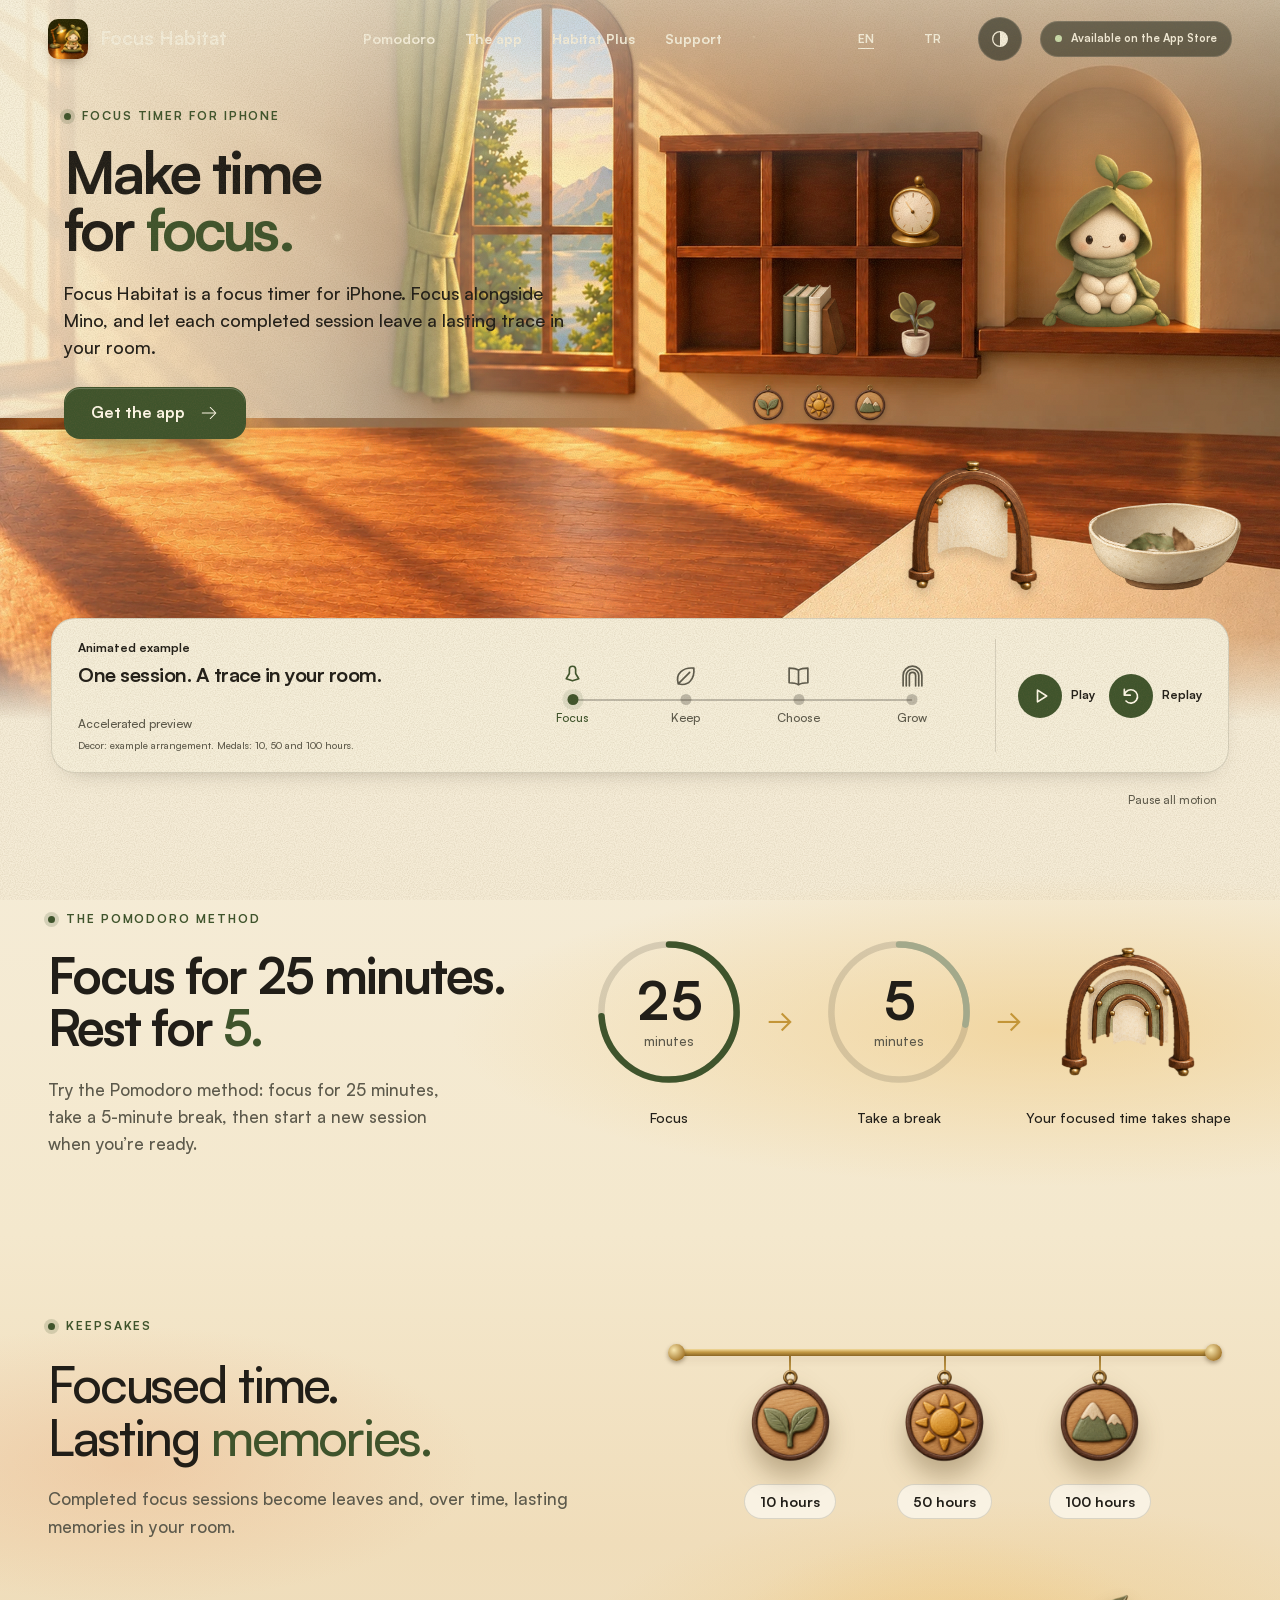
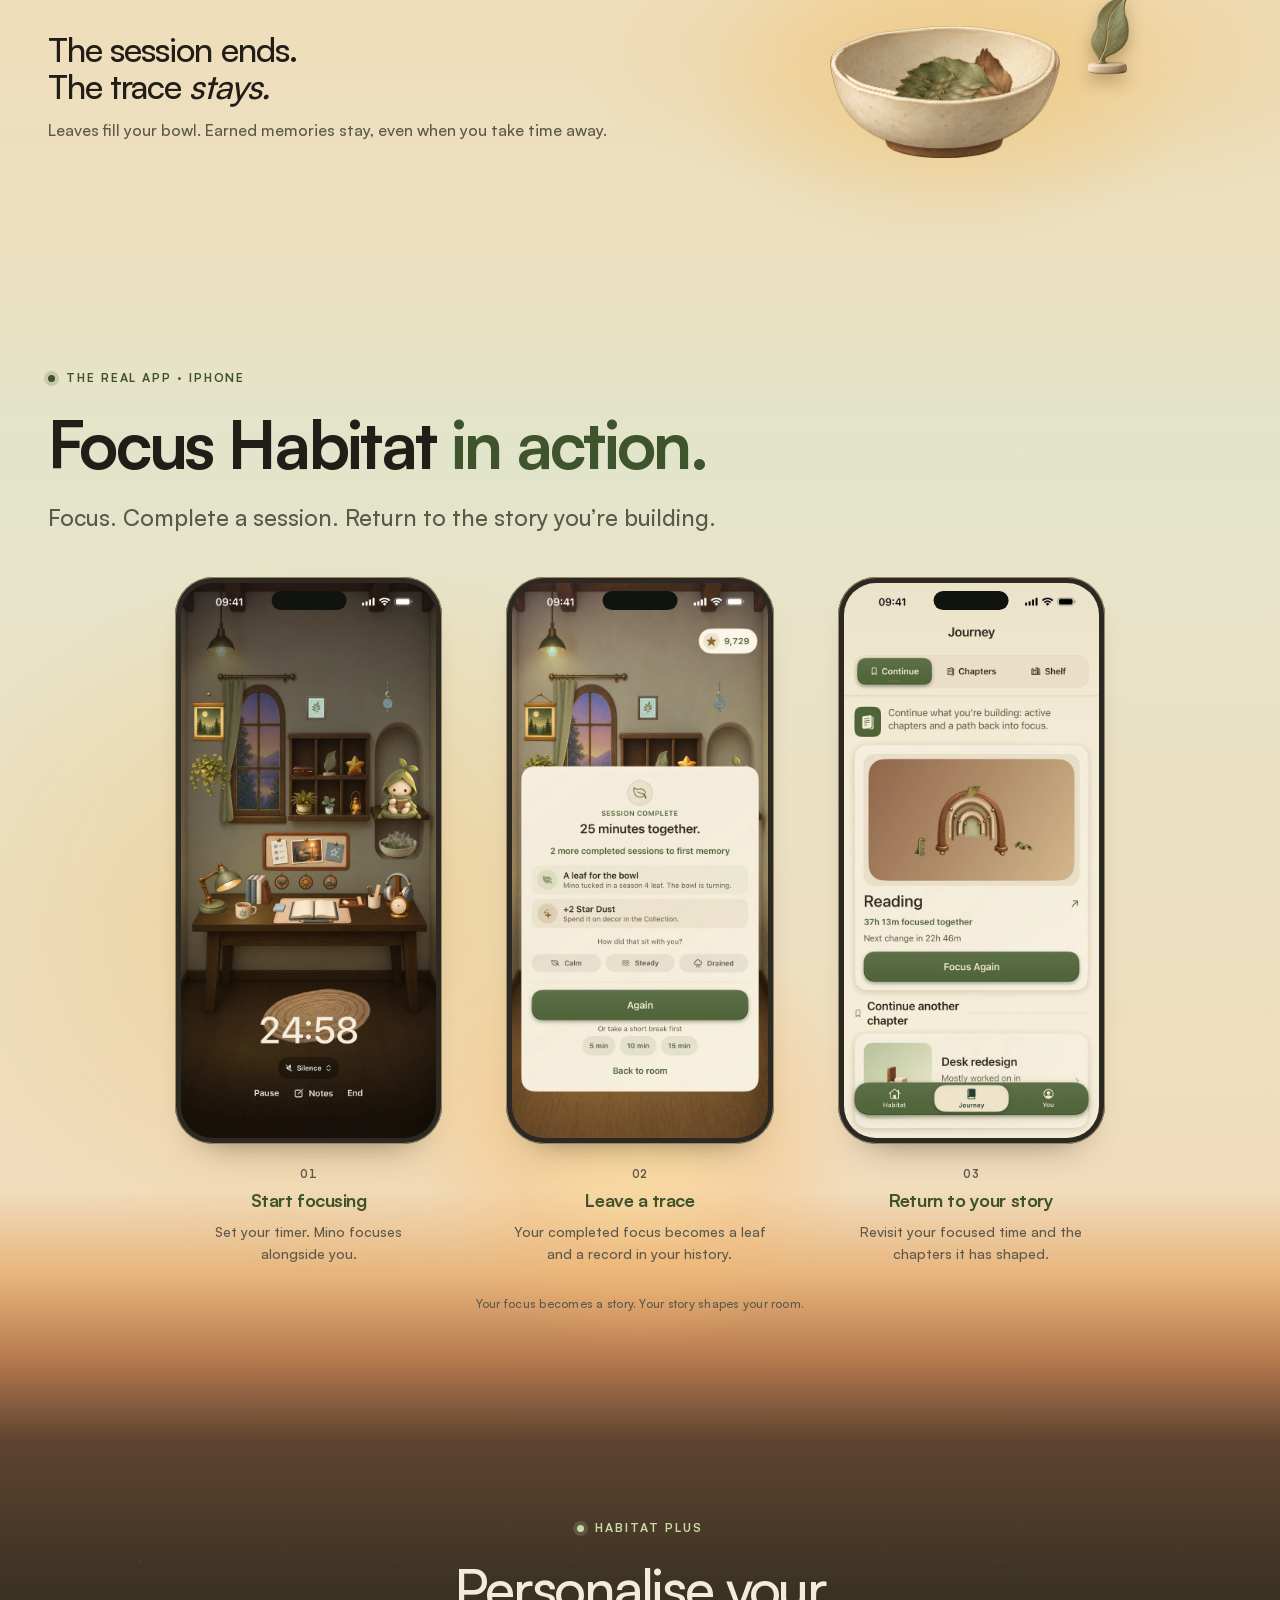
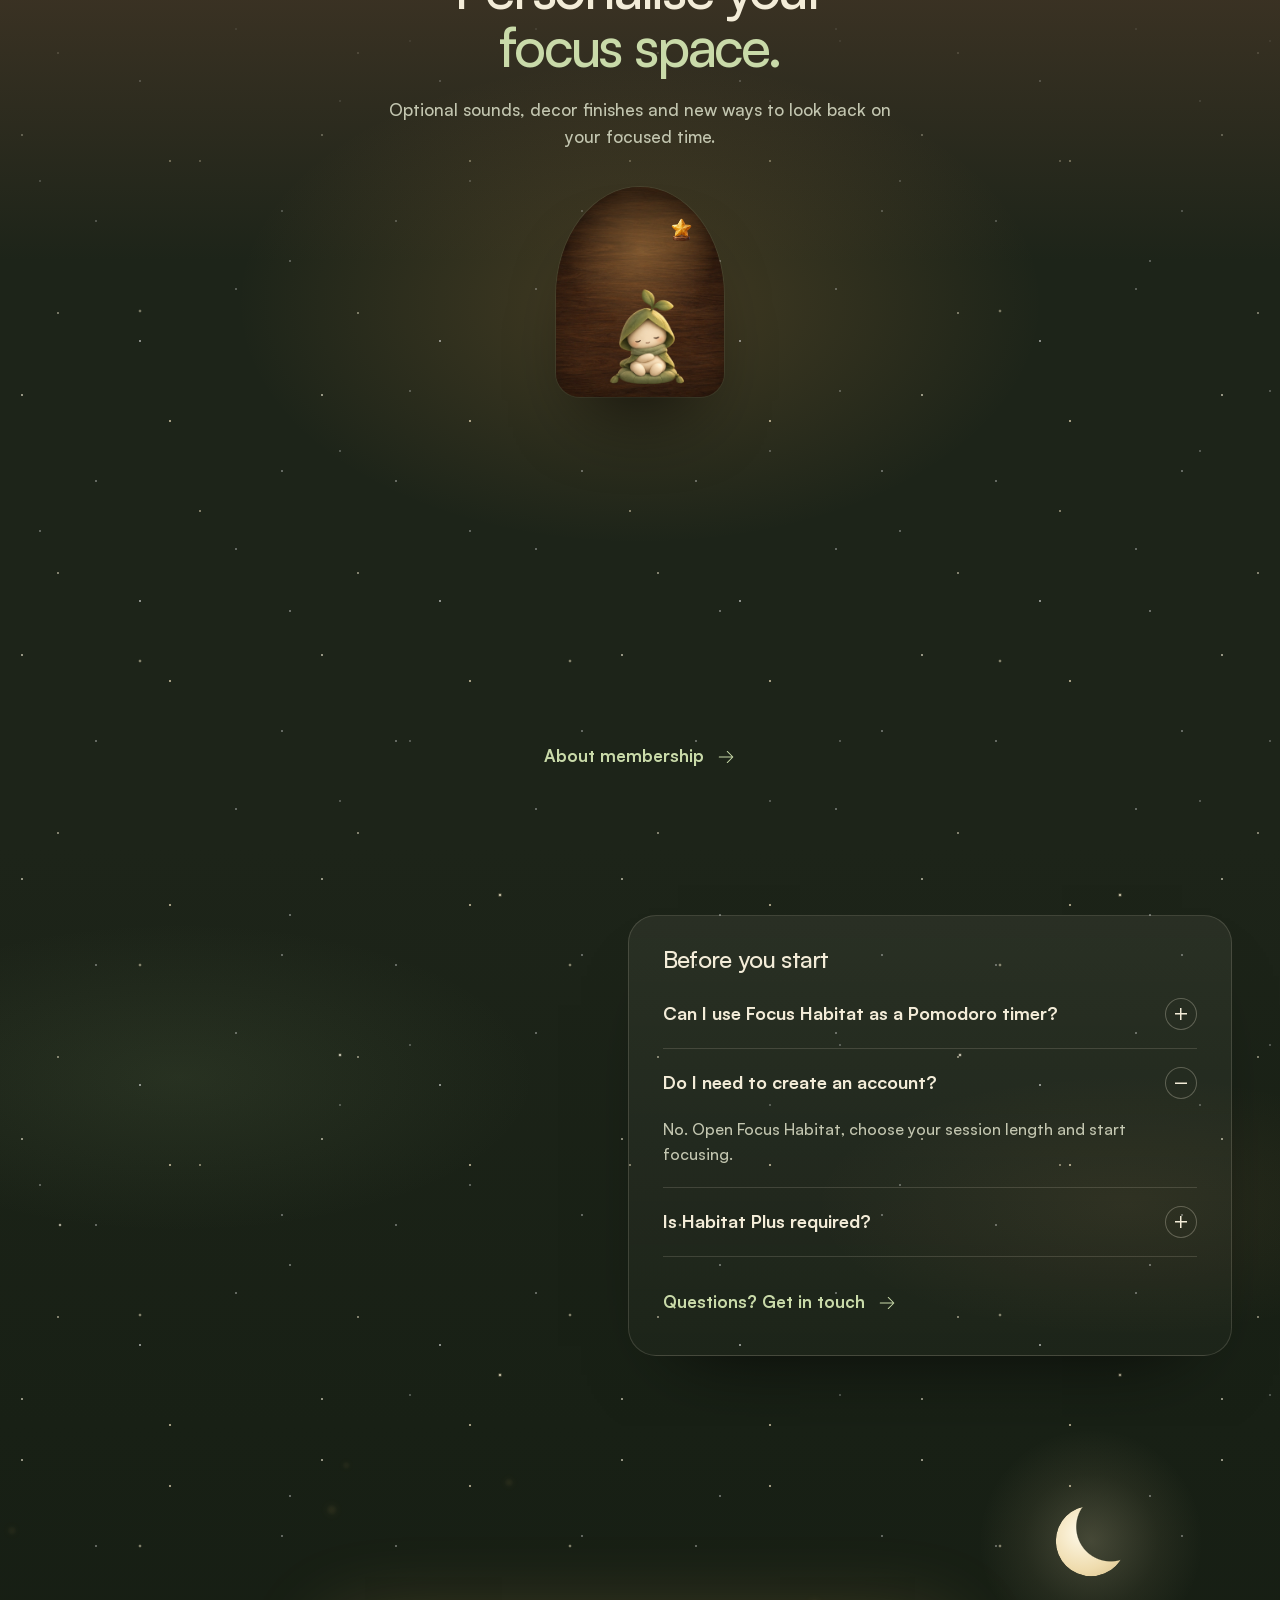
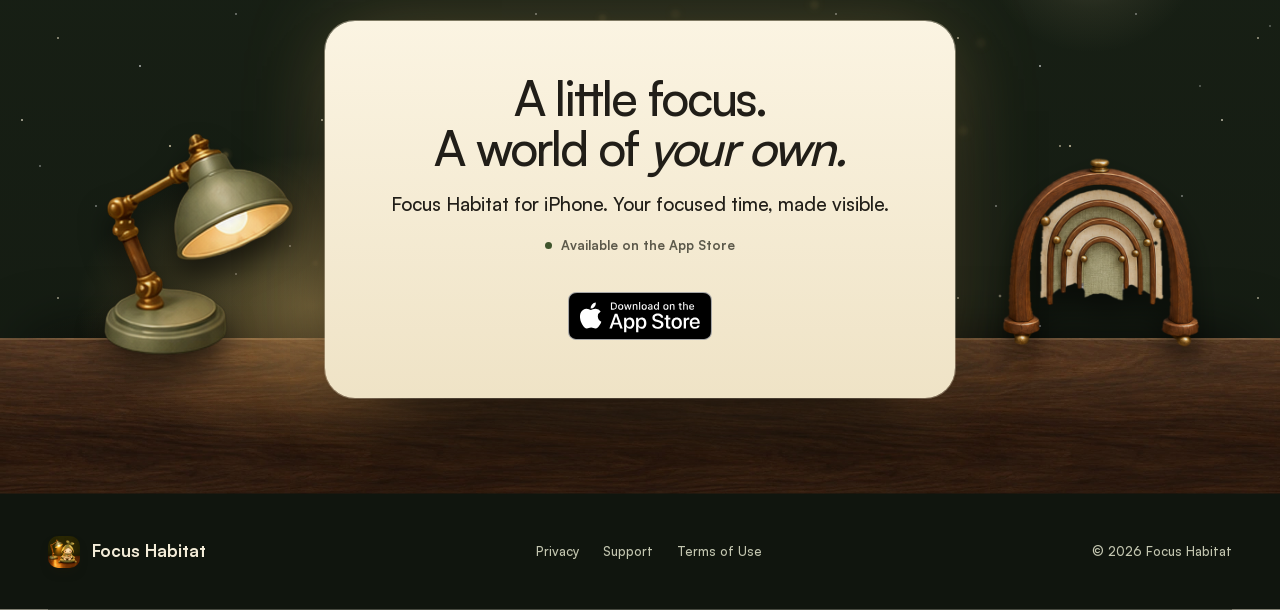
<file: index.html>
<!doctype html>
<html lang="en">
<head>
  <meta charset="utf-8">
  <meta name="viewport" content="width=device-width, initial-scale=1">
  <meta name="color-scheme" content="light dark">
  <meta name="apple-itunes-app" content="app-id=6820682982">
  <script>(()=>{const r=document.documentElement;let t;try{const q=new URLSearchParams(location.search).get('qa-theme');if(q==='light'||q==='dark')t=q;}catch{}if(!t){try{const s=localStorage.getItem('focus-habitat-theme');if(s==='light'||s==='dark')t=s;}catch{}}if(!t)t=window.matchMedia('(prefers-color-scheme: dark)').matches?'dark':'light';r.setAttribute('data-theme',t);})();</script>
  <script>document.documentElement.classList.add('js');if(!matchMedia('(prefers-reduced-motion: reduce)').matches)document.documentElement.classList.add('motion-ok');</script>
  <meta name="theme-color" content="#f3e9d2" media="(prefers-color-scheme: light)">
  <meta name="theme-color" content="#1b2017" media="(prefers-color-scheme: dark)">
  <title>Focus Habitat — Pomodoro &amp; Focus Timer for iPhone</title>
  <meta name="description" content="Focus Habitat is a focus timer for iPhone. Use the Pomodoro method, focus with Mino, and build a room that remembers your focused time.">
  <meta property="og:title" content="Focus Habitat | Make time for focus.">
  <meta property="og:description" content="Focus with Mino. Keep your focus history. Watch your room become a record of your time.">
  <meta property="og:image" content="https://focushabitat.app/assets/og-v4-desk.jpg">
  <link rel="icon" href="assets/favicon.png" sizes="64x64">
  <link rel="apple-touch-icon" href="assets/apple-touch-icon.png">
  <link rel="preload" href="assets/fonts/satoshi-500.woff2" as="font" type="font/woff2" crossorigin>
  <link rel="preload" href="assets/fonts/satoshi-700.woff2" as="font" type="font/woff2" crossorigin>
  <link rel="preload" href="assets/art/workshop-v4-desk-desktop.webp" as="image" media="(min-width: 761px)">
  <link rel="preload" href="assets/art/workshop-v4-compact-mobile.webp" as="image" media="(max-width: 760px)">
  <link rel="canonical" href="https://focushabitat.app/"><link rel="alternate" hreflang="en" href="https://focushabitat.app/"><link rel="alternate" hreflang="tr" href="https://focushabitat.app/tr/"><link rel="alternate" hreflang="x-default" href="https://focushabitat.app/">
  <link rel="stylesheet" href="style.css?v=mobile-story-1"><link rel="stylesheet" href="responsive.css?v=app-store-launch-1">
  <script type="module" src="script.js"></script>
</head>
<body class="home">
<a class="skip-link" href="#main">Skip to content</a>
<div class="scroll-progress" aria-hidden="true"><span></span></div>
<header class="site-header">
  <a class="brand" href="./" aria-label="Focus Habitat home"><img src="assets/icon-96.png" width="40" height="40" alt=""><span>Focus Habitat</span></a>
  <button class="menu-toggle" aria-expanded="false" aria-controls="site-nav" aria-label="Open menu" hidden><svg aria-hidden="true"><use href="assets/icons/sprite.svg#list"></use></svg></button>
  <nav id="site-nav" aria-label="Main navigation"><a href="#your-story">Pomodoro</a><a href="#iphone">The app</a><a href="#plus">Habitat Plus</a><a href="support">Support</a></nav>
  <nav class="language-switch" aria-label="Language"><a href="./" lang="en" aria-current="page">EN</a><a href="./tr/" lang="tr">TR</a></nav>
  <button class="theme-toggle" id="theme-toggle" type="button" hidden aria-pressed="false" aria-label="Switch to dark theme"><svg viewBox="0 0 24 24" aria-hidden="true"><circle cx="12" cy="12" r="8"/><path d="M12 4a8 8 0 0 1 0 16Z"/></svg></button>
  <span class="availability"><span class="live-dot" aria-hidden="true"></span>Available on the App Store</span>
</header>
<main id="main">
  <section class="opening" aria-labelledby="hero-title" data-ambient>
    <div class="workshop" id="room">
      <div class="scene-viewport"><div class="stage">
        <picture class="workshop-background"><source media="(max-width: 760px)" srcset="assets/art/workshop-v4-compact-mobile.webp"><img src="assets/art/workshop-v4-desk-desktop.webp" width="1920" height="1080" alt="" fetchpriority="high"></picture>
        <div class="sunlight" aria-hidden="true"><span class="rays rays-a"></span><span class="rays rays-b"></span><span class="window-glow"></span></div>
        <canvas class="motes hero-motes" aria-hidden="true"></canvas>
        <div class="world-layer" aria-hidden="true">
          <img id="room-mino" class="scene-object room-mino" src="assets/art/mino-idle.webp" width="512" height="512" alt="">
          <img id="placed-lamp" class="scene-object placed-lamp" src="assets/art/lamp.webp" width="512" height="512" alt="">
          <img class="scene-object desk-cup" src="assets/art/desk-cup.webp" width="512" height="512" alt="">
          <img class="scene-object desk-mat" src="assets/art/desk-mat.webp" width="512" height="512" alt="">
          <img class="scene-object desk-notes" src="assets/art/desk-notes.webp" width="512" height="512" alt="">
          <img class="scene-object desk-headphones" src="assets/art/desk-headphones.webp" width="512" height="512" alt="">
          <img class="scene-object desk-pencil" src="assets/art/desk-pencil.webp" width="512" height="512" alt="">
          <img class="scene-object desk-pencil-cup" src="assets/art/desk-pencil-cup.webp" width="512" height="512" alt="">
          <img class="scene-object desk-tray" src="assets/art/desk-tray.webp" width="512" height="512" alt="">
          <img id="placed-fern" class="scene-object placed-fern earned-object" src="assets/art/fern.webp" width="512" height="512" alt="" hidden>
          <img id="room-box" class="scene-object room-box earned-object" src="assets/art/memory-box.webp" width="512" height="512" alt="" hidden>
          <img id="room-ceramic" class="scene-object room-ceramic earned-object" src="assets/art/keepsake-leaf.webp" width="512" height="512" alt="" hidden>
          <img id="room-medal" class="scene-object room-medal medal-preview" src="assets/art/medal-sprout.webp" width="512" height="512" alt="">
          <img id="room-medal-sun" class="scene-object room-medal medal-preview" src="assets/art/medal-sun.webp" width="512" height="512" alt="">
          <img id="room-medal-mountain" class="scene-object room-medal medal-preview" src="assets/art/medal-mountain.webp" width="512" height="512" alt="">
          <img class="scene-object shelf-books" src="assets/art/shelf-books.webp" width="512" height="512" alt="">
          <img class="scene-object shelf-stone" src="assets/art/shelf-stone.webp" width="512" height="512" alt="">
          <img class="scene-object shelf-clock" src="assets/art/desk-clock.webp" width="512" height="512" alt="">
          <div class="room-bowl bowl"><img class="bowl-back" src="assets/art/leaf-bowl-back.webp" width="512" height="512" alt=""><div class="bowl-leaves" data-bowl="room"></div><img class="bowl-front" src="assets/art/leaf-bowl-front.webp" width="512" height="512" alt=""></div>
        </div>
        <a class="chapter-peek" href="#your-story"><img id="hero-chapter" class="scene-chapter" src="assets/art/reading-1.webp" width="1024" height="1024" alt="Reading chapter, first shape"><span>See it grow <svg aria-hidden="true"><use href="assets/icons/sprite.svg#arrow-right"></use></svg></span></a>
        <div class="focus-veil" aria-hidden="true"></div>
        <div class="focus-clock" aria-hidden="true" hidden><span>Focus</span><strong data-focus-time>25:00</strong><small>Accelerated preview</small></div>
      </div></div>
      <div class="light-wash" aria-hidden="true"></div>
      <div class="hero-copy">
        <p class="eyebrow hero-eyebrow">Focus timer for iPhone</p>
        <h1 id="hero-title"><span class="line"><span>Make time</span></span> <span class="line"><span>for <em>focus.</em></span></span></h1>
        <p class="lede">Focus Habitat is a focus timer for iPhone. Focus alongside Mino, and let each completed session leave a lasting trace in your room.</p>
        <div class="hero-actions"><a class="button" href="https://apps.apple.com/app/id6820682982">Get the app <svg aria-hidden="true"><use href="assets/icons/sprite.svg#arrow-right"></use></svg></a></div>

      </div>
    </div>
    <div class="story-bar">
      <div class="hero-story" id="hero-story" data-step="focus" role="region" aria-label="Animated example">
        <div class="story-copy"><span class="story-label">Animated example</span><strong id="hero-story-caption">One session. A trace in your room.</strong><span class="story-note" data-story-status>Accelerated preview</span><span class="story-provenance">Decor: example arrangement. Medals: 10, 50 and 100 hours.</span></div>
        <div class="story-timeline"><span class="story-progress-track" aria-hidden="true"><span data-story-progress></span></span>
        <ol class="story-steps" aria-label="Example stages">
          <li data-story-step="focus" class="is-current"><svg viewBox="0 0 24 24" aria-hidden="true"><path d="M9 8a3 3 0 1 1 6 0v4l3 5-6 2-6-2 3-5Z"/></svg><span>Focus</span></li>
          <li data-story-step="keep"><svg viewBox="0 0 24 24" aria-hidden="true"><path d="M5 19C2 9 10 3 20 4c1 10-5 18-15 15Zm0 0L16 8"/></svg><span>Keep</span></li>
          <li data-story-step="choose"><svg viewBox="0 0 24 24" aria-hidden="true"><path d="M12 6c-3-2-6-2-9-2v14c3 0 6 0 9 2 3-2 6-2 9-2V4c-3 0-6 0-9 2Zm0 0v14"/></svg><span>Choose</span></li>
          <li data-story-step="grow"><svg viewBox="0 0 24 24" aria-hidden="true"><path d="M3 21V11a9 9 0 0 1 18 0v10M6 21V11a6 6 0 0 1 12 0v10M9 21V11a3 3 0 0 1 6 0v10"/></svg><span>Grow</span></li>
        </ol></div>
        <div class="story-controls">
          <button class="story-control" id="hero-story-toggle" type="button" aria-label="Play animated example" disabled><span class="control-disc"><svg viewBox="0 0 24 24" aria-hidden="true"><path class="pause-icon" d="M8 5v14M16 5v14"/><path class="play-icon" d="m9 5 11 7-11 7Z"/></svg></span><span data-story-toggle-label>Play</span></button>
          <button class="story-control" id="hero-story-replay" type="button" aria-label="Replay animated example" disabled><span class="control-disc"><svg viewBox="0 0 24 24" aria-hidden="true"><path d="M4 11a8 8 0 1 1 2 7M4 11V4m0 7h7"/></svg></span><span>Replay</span></button>
        </div>
        <span class="story-dust" aria-label="Example Star Dust"><span aria-hidden="true">✦</span> <strong id="hero-story-dust">4</strong></span>
        <noscript><span class="story-note">Static preview. Enable JavaScript to watch the example.</span></noscript>
      </div>
      <button class="motion-settings" id="motion-settings" hidden type="button" aria-pressed="false">Pause all motion</button>
    </div>
  </section>

  <section class="pomodoro-section section" id="your-story" aria-labelledby="growth-title" data-ambient>
    <div class="wrap pomodoro-layout">
      <div class="section-heading" data-reveal><p class="eyebrow">The Pomodoro method</p><h2 id="growth-title">Focus for 25 minutes.<br>Rest for <em>5.</em></h2><p>Try the Pomodoro method: focus for 25 minutes, take a 5-minute break, then start a new session when you’re ready.</p></div>
      <ol class="focus-rhythm" aria-label="A suggested Pomodoro rhythm" data-reveal data-stagger>
        <li><div class="rhythm-clock"><svg viewBox="0 0 120 120" aria-hidden="true"><circle class="clock-track" cx="60" cy="60" r="52"/><circle class="clock-arc focus-arc" cx="60" cy="60" r="52" pathLength="100"/></svg><strong>25</strong><span>minutes</span></div><h3>Focus</h3></li>
        <li><div class="rhythm-clock rest-clock"><svg viewBox="0 0 120 120" aria-hidden="true"><circle class="clock-track" cx="60" cy="60" r="52"/><circle class="clock-arc rest-arc" cx="60" cy="60" r="52" pathLength="100"/></svg><strong>5</strong><span>minutes</span></div><h3>Take a break</h3></li>
        <li class="rhythm-story"><img src="assets/art/reading-3.webp" width="1024" height="1024" alt="A small reading chapter made of walnut, paper and moss fabric" loading="lazy"><h3>Your focused time takes shape</h3></li>
      </ol>
    </div>
  </section>

  <section id="keepsakes" class="keepsakes section" aria-labelledby="keepsakes-title" data-ambient>
    <div class="wrap">
      <div class="keepsakes-top">
        <div class="section-heading" data-reveal><p class="eyebrow">Keepsakes</p><h2 id="keepsakes-title">Focused time.<br>Lasting <em>memories.</em></h2><p>Completed focus sessions become leaves and, over time, lasting memories in your room.</p></div>
        <div class="medal-wall">
          <span class="medal-rail" aria-hidden="true"></span>
          <div class="medal-row">
            <figure class="medal" style="--mask:url(assets/art/medal-sprout.webp);--sway:-.4s"><span class="medal-hang"><img src="assets/art/medal-sprout.webp" width="512" height="512" alt="Wooden sprout medal" loading="lazy"><span class="medal-shine" aria-hidden="true"></span></span><figcaption>10 hours</figcaption></figure>
            <figure class="medal" style="--mask:url(assets/art/medal-sun.webp);--sway:-2.1s"><span class="medal-hang"><img src="assets/art/medal-sun.webp" width="512" height="512" alt="Wooden sun medal" loading="lazy"><span class="medal-shine" aria-hidden="true"></span></span><figcaption>50 hours</figcaption></figure>
            <figure class="medal" style="--mask:url(assets/art/medal-mountain.webp);--sway:-3.6s"><span class="medal-hang"><img src="assets/art/medal-mountain.webp" width="512" height="512" alt="Wooden mountain medal" loading="lazy"><span class="medal-shine" aria-hidden="true"></span></span><figcaption>100 hours</figcaption></figure>
          </div>
        </div>
      </div>
      <div class="bowl-story">
        <div data-reveal><h3>The session ends.<br>The trace <em>stays.</em></h3><p>Leaves fill your bowl. Earned memories stay, even when you take time away.</p></div>
        <div class="bowl-display" data-reveal><span class="bowl-light" aria-hidden="true"></span><div class="bowl large-bowl" role="img" aria-label="Illustrative ceramic bowl with earned leaves" id="keepsake-bowl"><img class="bowl-back" src="assets/art/leaf-bowl-back.webp" width="512" height="512" alt="" loading="lazy"><div class="bowl-leaves" data-bowl="keepsakes"><img src="assets/art/leaf-sage.webp" width="376" height="305" alt="" style="--x:26%;--y:35%;--r:-40deg"><img src="assets/art/leaf-sage.webp" width="376" height="305" alt="" style="--x:33%;--y:39%;--r:-20deg"><img src="assets/art/leaf-sage.webp" width="376" height="305" alt="" style="--x:40%;--y:35%;--r:0deg"><img src="assets/art/leaf-sage.webp" width="376" height="305" alt="" style="--x:47%;--y:39%;--r:20deg"><img src="assets/art/leaf-sage.webp" width="376" height="305" alt="" style="--x:54%;--y:35%;--r:40deg"></div><img class="bowl-front" src="assets/art/leaf-bowl-front.webp" width="512" height="512" alt="" loading="lazy"></div><img id="ceramic-reward" class="ceramic-reward" src="assets/art/keepsake-leaf.webp" width="512" height="512" alt="A ceramic leaf, earned when the bowl is full" loading="lazy"></div>
      </div>
    </div>
  </section>

  <section id="iphone" class="iphone-section section" aria-labelledby="iphone-title" data-ambient>
    <div class="wrap">
      <div class="section-heading app-heading" data-reveal><p class="eyebrow">The real app · iPhone</p><h2 id="iphone-title">Focus Habitat <em>in action.</em></h2><p>Focus. Complete a session. Return to the story you’re building.</p></div>
      <div class="app-gallery" role="region" aria-label="Three steps, shown in the real app">
        <figure class="app-screen app-screen-1" data-reveal><figcaption><span class="app-step" aria-hidden="true">01</span><h3>Start focusing</h3><p>Set your timer. Mino focuses alongside you.</p></figcaption><div class="app-device"><img src="assets/shots/02-focus.webp" width="660" height="1434" alt="Actual Focus Habitat app during a 25-minute focus, with the furnished room and Mino" loading="lazy"><span class="device-island" aria-hidden="true"></span></div></figure>
        <figure class="app-screen app-screen-2" data-reveal><figcaption><span class="app-step" aria-hidden="true">02</span><h3>Leave a trace</h3><p>Your completed focus becomes a leaf and a record in your history.</p></figcaption><div class="app-device"><img src="assets/shots/03-completion.webp" width="660" height="1434" alt="Actual session complete screen: a leaf for the bowl and 2 Star Dust" loading="lazy"><span class="device-island" aria-hidden="true"></span></div></figure>
        <figure class="app-screen app-screen-3" data-reveal><figcaption><span class="app-step" aria-hidden="true">03</span><h3>Return to your story</h3><p>Revisit your focused time and the chapters it has shaped.</p></figcaption><div class="app-device"><img src="assets/shots/04-journey.webp" width="660" height="1434" alt="Actual Journey screen showing the Reading chapter and its focused time" loading="lazy"><span class="device-island" aria-hidden="true"></span></div></figure>
      </div>
      <p class="gallery-note">Your focus becomes a story. Your story shapes your room.</p>
    </div>
  </section>

  <section class="plus-section section is-night" id="plus" aria-labelledby="plus-title" data-ambient>
    <div class="sky" aria-hidden="true"><span class="stars stars-a"></span><span class="stars stars-b"></span></div>
    <div class="wrap plus-layout">
      <div class="section-heading centered" data-reveal><p class="eyebrow">Habitat Plus</p><h2 id="plus-title">Personalise your<br><em>focus space.</em></h2><p>Optional sounds, decor finishes and new ways to look back on your focused time.</p></div>
      <div class="plus-art" aria-hidden="true" data-reveal>
        <span class="ripple"></span><span class="ripple"></span><span class="ripple"></span>
        <div class="alcove"><span class="alcove-glow"></span><img class="plus-companion" src="assets/art/mino-resting.webp" width="512" height="512" alt="" loading="lazy"><img class="plus-star" src="assets/art/keepsake-star.webp" width="512" height="512" alt="" loading="lazy"><span class="star-sparkle sp-a">✦</span><span class="star-sparkle sp-b">✦</span><span class="star-sparkle sp-c">✦</span></div>
      </div>
      <ul class="plus-benefits" data-reveal data-stagger>
        <li><svg class="line-icon" viewBox="0 0 24 24" aria-hidden="true"><path d="M3 10c1.5-2.4 3-2.4 4.5 0s3 2.4 4.5 0 3-2.4 4.5 0 3 2.4 4.5 0"/><path d="M3 15.5c1.5-2.4 3-2.4 4.5 0s3 2.4 4.5 0 3-2.4 4.5 0 3 2.4 4.5 0" opacity=".55"/></svg><span>11 offline ambient sounds</span></li>
        <li><svg class="line-icon" viewBox="0 0 24 24" aria-hidden="true"><path d="M12 3.5c-5 0-8.5 3.6-8.5 8.2 0 4.4 3.6 8.3 8 8.3 1.3 0 2-.8 2-1.8 0-1.1-.9-1.5-.9-2.6 0-1 .8-1.7 1.8-1.7h2.2c2.4 0 4-1.8 4-4.1C20.6 6.4 16.9 3.5 12 3.5z"/><circle cx="8" cy="11" r="1.2"/><circle cx="11.5" cy="7.6" r="1.2"/><circle cx="15.8" cy="8.6" r="1.2"/></svg><span>Decor colour finishes and the amber star</span></li>
        <li><svg class="line-icon" viewBox="0 0 24 24" aria-hidden="true"><rect x="3.5" y="5" width="17" height="15.5" rx="3"/><path d="M3.5 9.8h17M8.2 3v4M15.8 3v4"/><path d="M12.6 12.4c-2.2.3-3.3 1.8-3.3 3.9 2.2 0 3.4-1.4 3.3-3.9z"/></svg><span>A monthly leaf calendar</span></li>
        <li><svg class="line-icon" viewBox="0 0 24 24" aria-hidden="true"><path d="M6.5 3.5h7.8l4.2 4.2v12.8h-12z"/><path d="M14 3.7v4.3h4.3M9.3 13h5.4M9.3 16.3h3.8"/></svg><span>Four keepsake sharing papers</span></li>
      </ul>
      <p class="plus-promise" data-reveal>Your focus timer, history and earned progress stay free.</p>
      <a class="text-link" href="support#membership">About membership <svg aria-hidden="true"><use href="assets/icons/sprite.svg#arrow-right"></use></svg></a>
    </div>
  </section>

  <section id="privacy-faq" class="privacy-section section is-night" aria-labelledby="privacy-title" data-ambient>
    <div class="sky" aria-hidden="true"><span class="stars stars-a"></span><span class="stars stars-b"></span><span class="stars stars-c"></span><span class="shooting-star"></span></div>
    <span class="cursor-light" aria-hidden="true"></span>
    <div class="wrap privacy-grid">
      <div class="privacy-promise" data-reveal><span class="lock-orb" aria-hidden="true"><svg><use href="assets/icons/sprite.svg#lock-simple"></use></svg></span><p class="eyebrow">Privacy</p><h2 id="privacy-title">Your focus history.<br><em>On your iPhone.</em></h2><p>Start focusing without creating an account. Your history is stored on your iPhone.</p><a class="text-link" href="privacy">Read the privacy policy <svg aria-hidden="true"><use href="assets/icons/sprite.svg#arrow-right"></use></svg></a></div>
      <div class="faq" data-reveal><h3>Before you start</h3><details><summary>Can I use Focus Habitat as a Pomodoro timer?</summary><div class="faq-body"><p>Yes. Set a 25-minute focus session, take a 5-minute break, and start the next session yourself. You can also choose a different session length.</p></div></details><details open><summary>Do I need to create an account?</summary><div class="faq-body"><p>No. Open Focus Habitat, choose your session length and start focusing.</p></div></details><details><summary>Is Habitat Plus required?</summary><div class="faq-body"><p>No. The focus timer, your history and everything you earn stay free. Plus adds optional ways to personalise your experience.</p></div></details><p class="faq-support"><a class="text-link" href="support">Questions? Get in touch <svg aria-hidden="true"><use href="assets/icons/sprite.svg#arrow-right"></use></svg></a></p></div>
    </div>
  </section>

  <section id="closing" class="closing is-night" aria-labelledby="closing-title" data-ambient>
    <div class="sky" aria-hidden="true"><span class="stars stars-a"></span><span class="stars stars-b"></span><span class="moon"></span></div>
    <canvas class="motes fireflies" aria-hidden="true"></canvas>
    <span class="desk-surface" aria-hidden="true"></span>
    <div class="closing-desk">
      <span class="lamp-light" aria-hidden="true"></span>
      <img class="closing-lamp" src="assets/art/lamp.webp" width="512" height="512" alt="" loading="lazy">
      <div class="closing-note"><h2 id="closing-title">A little focus.<br>A world of <em>your own.</em></h2><p>Focus Habitat for iPhone. Your focused time, made visible.</p><p class="availability-inline"><span class="live-dot" aria-hidden="true"></span>Available on the App Store</p><a class="store-badge" href="https://apps.apple.com/app/id6820682982" aria-label="Download Focus Habitat on the App Store"><img src="assets/badges/app-store-en.svg" width="120" height="40" alt="Download on the App Store" loading="lazy"></a></div>
      <img class="closing-chapter" src="assets/art/reading-4.webp" width="1024" height="1024" alt="" loading="lazy">
    </div>
  </section>
</main>
<footer class="site-footer wrap"><a class="brand" href="./"><img src="assets/icon-96.png" width="32" height="32" alt=""><span>Focus Habitat</span></a><nav aria-label="Legal"><a href="privacy">Privacy</a><a href="support">Support</a><a href="https://www.apple.com/legal/internet-services/itunes/dev/stdeula/">Terms of Use</a></nav><span>© 2026 Focus Habitat</span></footer>
</body>
</html>
</file>
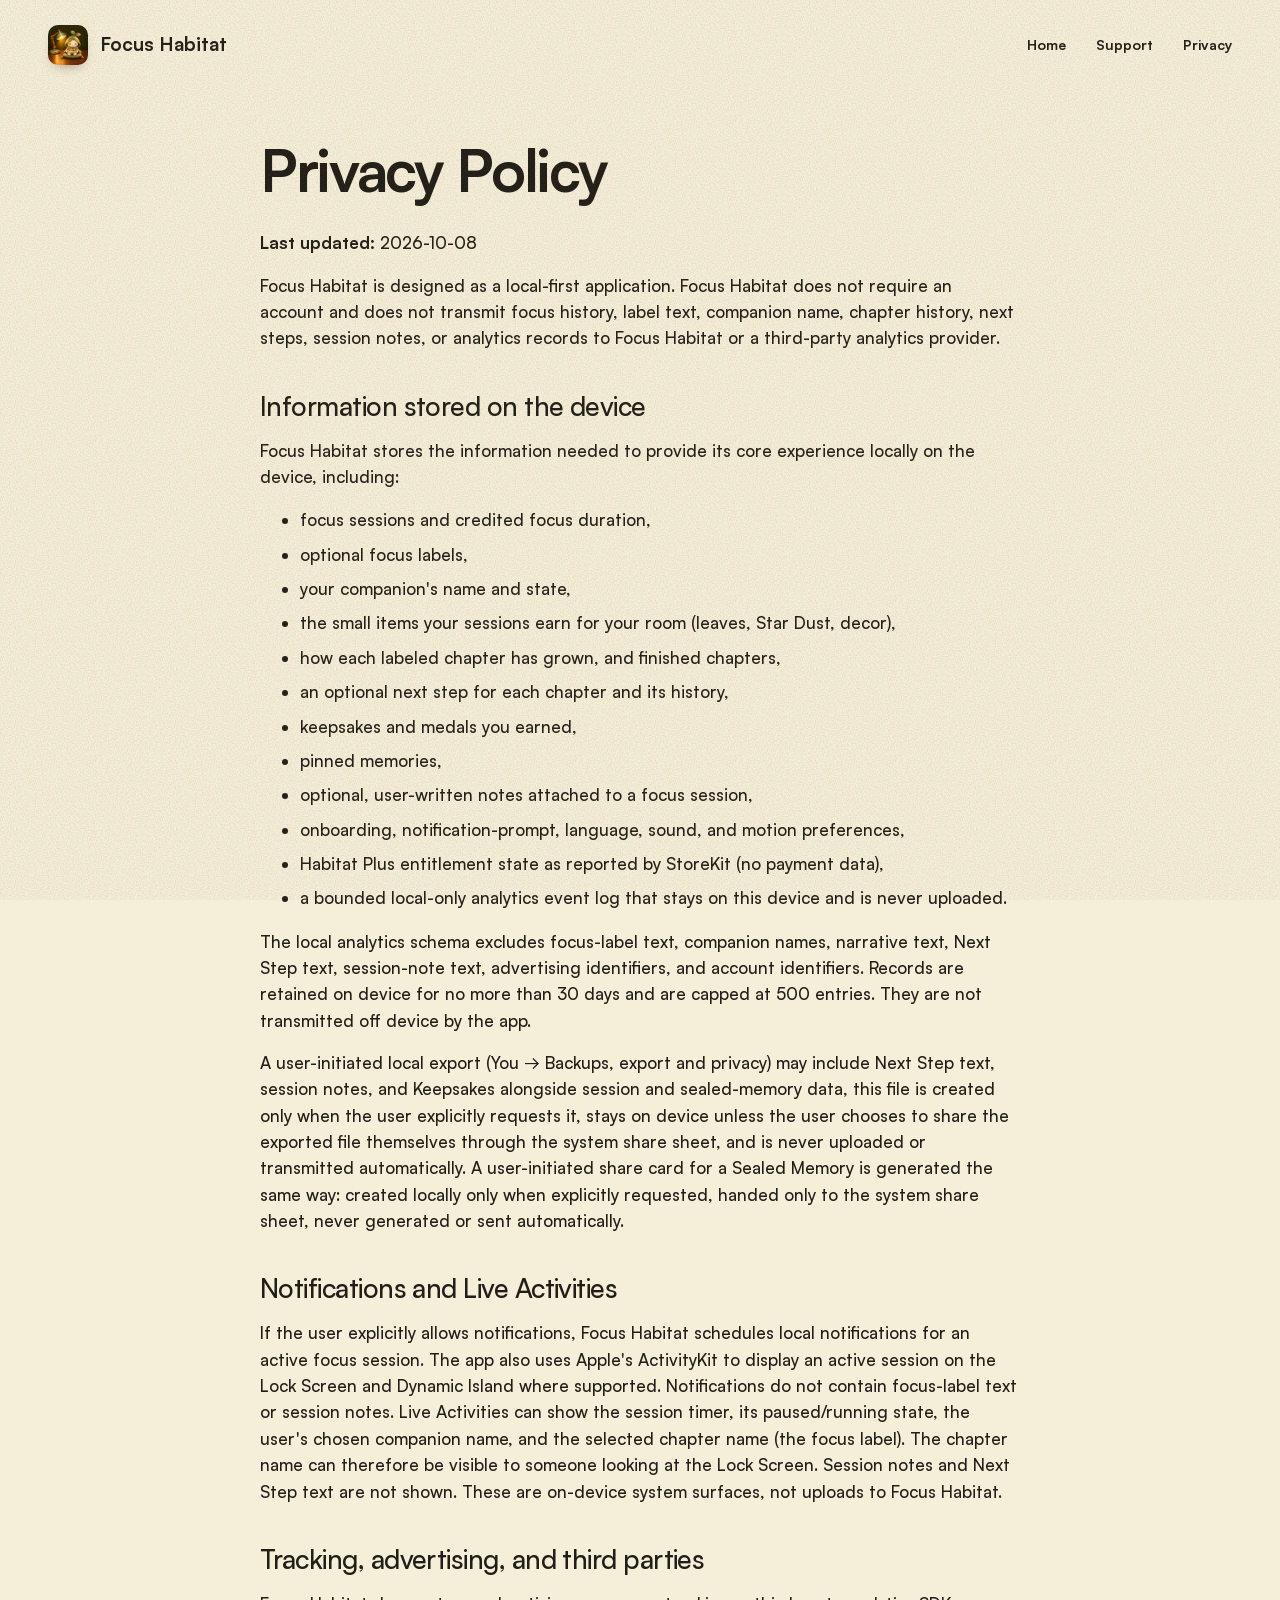
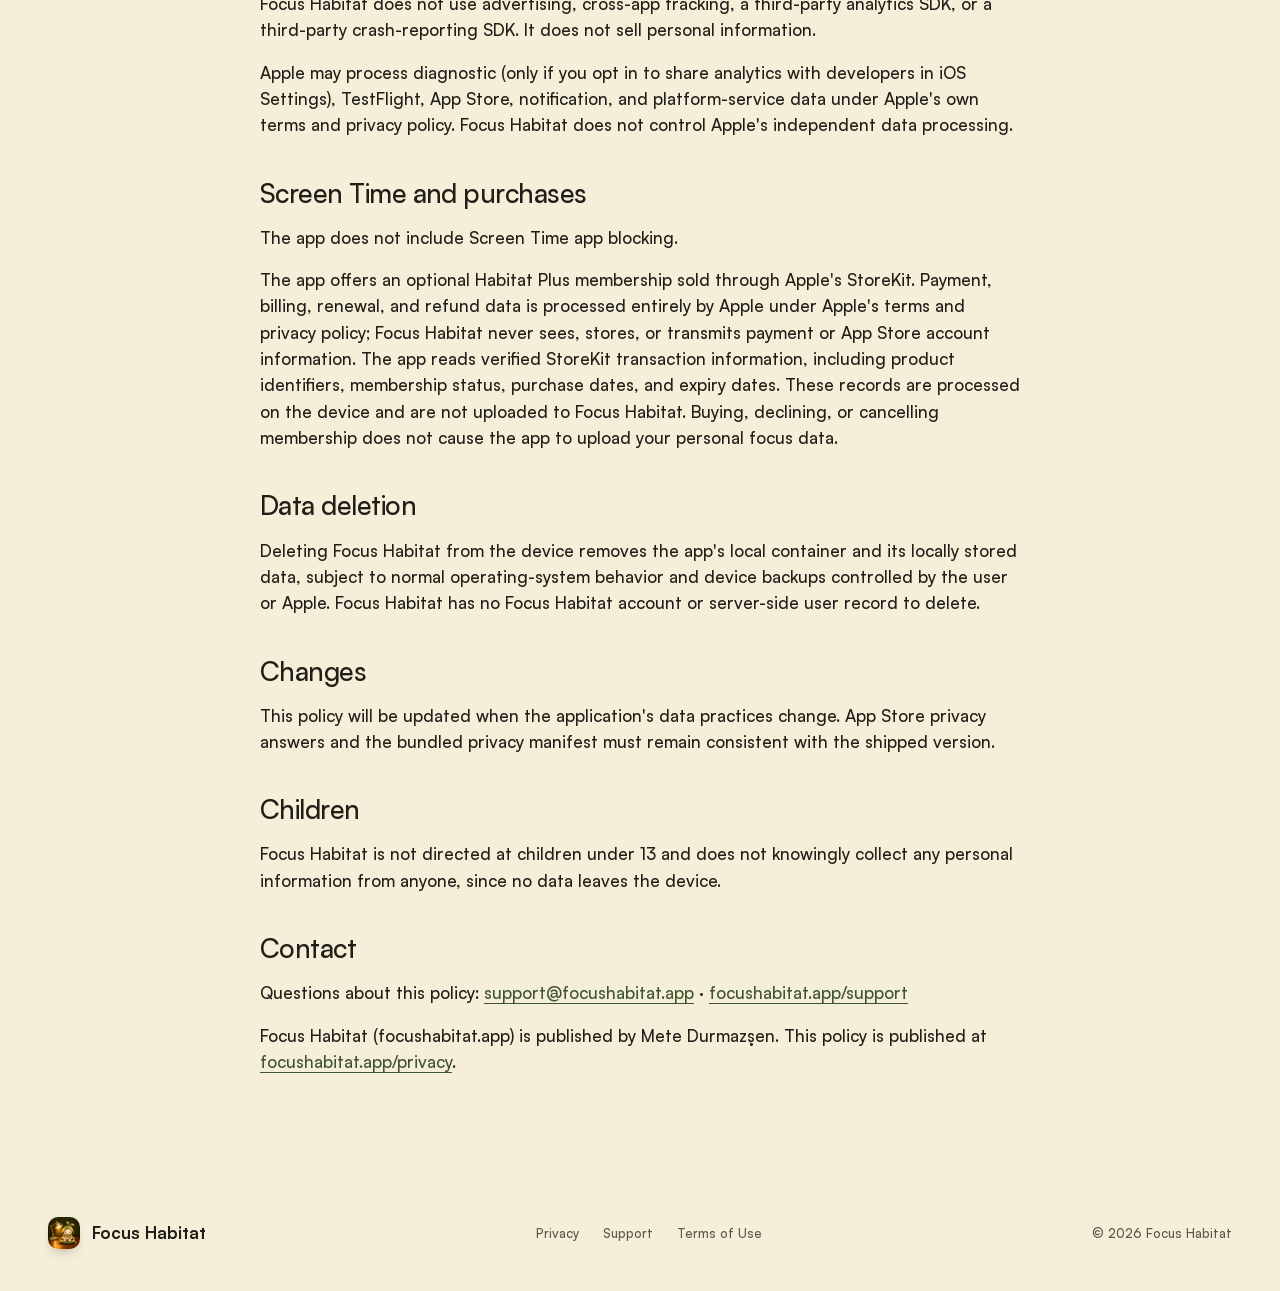
<file: privacy/index.html>
<!doctype html>
<html lang="en"><head>
  <script>(()=>{const r=document.documentElement;let t;try{const q=new URLSearchParams(location.search).get('qa-theme');if(q==='light'||q==='dark')t=q;}catch{}if(!t){try{const s=localStorage.getItem('focus-habitat-theme');if(s==='light'||s==='dark')t=s;}catch{}}if(!t)t=window.matchMedia('(prefers-color-scheme: dark)').matches?'dark':'light';r.setAttribute('data-theme',t);})();</script><base href="../"><meta charset="utf-8"><meta name="viewport" content="width=device-width,initial-scale=1"><meta name="color-scheme" content="light dark"><title>Privacy Policy | Focus Habitat</title><meta name="description" content="How Focus Habitat handles your data."><link rel="icon" href="assets/favicon.png"><link rel="apple-touch-icon" href="assets/apple-touch-icon.png"><link rel="preload" href="assets/fonts/satoshi-500.woff2" as="font" type="font/woff2" crossorigin><link rel="stylesheet" href="style.css?v=refined-1"><script type="module">import { initTheme } from './theme.js'; initTheme();</script></head><body><a class="skip-link" href="#main">Skip to content</a><header class="site-header doc-header"><a class="brand" href="./"><img src="assets/icon-96.png" width="40" height="40" alt=""><span>Focus Habitat</span></a><nav aria-label="Main navigation"><a href="./">Home</a><a href="support">Support</a><a href="privacy">Privacy</a></nav></header>
<main id="main" class="document">
<h1>Privacy Policy</h1>
<p><strong>Last updated:</strong> 2026-10-08</p>
<p>Focus Habitat is designed as a local-first application. Focus Habitat does not require an account and does not transmit focus history, label text, companion name, chapter history, next steps, session notes, or analytics records to Focus Habitat or a third-party analytics provider.</p>
<h2>Information stored on the device</h2>
<p>Focus Habitat stores the information needed to provide its core experience locally on the device, including:</p>
<ul>
<li>focus sessions and credited focus duration,</li>
<li>optional focus labels,</li>
<li>your companion&#x27;s name and state,</li>
<li>the small items your sessions earn for your room (leaves, Star Dust, decor),</li>
<li>how each labeled chapter has grown, and finished chapters,</li>
<li>an optional next step for each chapter and its history,</li>
<li>keepsakes and medals you earned,</li>
<li>pinned memories,</li>
<li>optional, user-written notes attached to a focus session,</li>
<li>onboarding, notification-prompt, language, sound, and motion preferences,</li>
<li>Habitat Plus entitlement state as reported by StoreKit (no payment data),</li>
<li>a bounded local-only analytics event log that stays on this device and is never uploaded.</li>
</ul>
<p>The local analytics schema excludes focus-label text, companion names, narrative text, Next Step text, session-note text, advertising identifiers, and account identifiers. Records are retained on device for no more than 30 days and are capped at 500 entries. They are not transmitted off device by the app.</p>
<p>A user-initiated local export (You → Backups, export and privacy) may include Next Step text, session notes, and Keepsakes alongside session and sealed-memory data, this file is created only when the user explicitly requests it, stays on device unless the user chooses to share the exported file themselves through the system share sheet, and is never uploaded or transmitted automatically. A user-initiated share card for a Sealed Memory is generated the same way: created locally only when explicitly requested, handed only to the system share sheet, never generated or sent automatically.</p>
<h2>Notifications and Live Activities</h2>
<p>If the user explicitly allows notifications, Focus Habitat schedules local notifications for an active focus session. The app also uses Apple&#x27;s ActivityKit to display an active session on the Lock Screen and Dynamic Island where supported. Notifications do not contain focus-label text or session notes. Live Activities can show the session timer, its paused/running state, the user&#x27;s chosen companion name, and the selected chapter name (the focus label). The chapter name can therefore be visible to someone looking at the Lock Screen. Session notes and Next Step text are not shown. These are on-device system surfaces, not uploads to Focus Habitat.</p>
<h2>Tracking, advertising, and third parties</h2>
<p>Focus Habitat does not use advertising, cross-app tracking, a third-party analytics SDK, or a third-party crash-reporting SDK. It does not sell personal information.</p>
<p>Apple may process diagnostic (only if you opt in to share analytics with developers in iOS Settings), TestFlight, App Store, notification, and platform-service data under Apple&#x27;s own terms and privacy policy. Focus Habitat does not control Apple&#x27;s independent data processing.</p>
<h2>Screen Time and purchases</h2>
<p>The app does not include Screen Time app blocking.</p>
<p>The app offers an optional Habitat Plus membership sold through Apple&#x27;s StoreKit. Payment, billing, renewal, and refund data is processed entirely by Apple under Apple&#x27;s terms and privacy policy; Focus Habitat never sees, stores, or transmits payment or App Store account information. The app reads verified StoreKit transaction information, including product identifiers, membership status, purchase dates, and expiry dates. These records are processed on the device and are not uploaded to Focus Habitat. Buying, declining, or cancelling membership does not cause the app to upload your personal focus data.</p>
<h2>Data deletion</h2>
<p>Deleting Focus Habitat from the device removes the app&#x27;s local container and its locally stored data, subject to normal operating-system behavior and device backups controlled by the user or Apple. Focus Habitat has no Focus Habitat account or server-side user record to delete.</p>
<h2>Changes</h2>
<p>This policy will be updated when the application&#x27;s data practices change. App Store privacy answers and the bundled privacy manifest must remain consistent with the shipped version.</p>
<h2>Children</h2>
<p>Focus Habitat is not directed at children under 13 and does not knowingly collect any personal information from anyone, since no data leaves the device.</p>
<h2>Contact</h2>
<p>Questions about this policy: <a href="mailto:support@focushabitat.app">support@focushabitat.app</a> · <a href="support">focushabitat.app/support</a></p>
<p>Focus Habitat (focushabitat.app) is published by Mete Durmazşen. This policy is published at <a href="privacy">focushabitat.app/privacy</a>.</p>
</main>
<footer class="site-footer wrap"><a class="brand" href="./"><img src="assets/icon-96.png" width="32" height="32" alt=""><span>Focus Habitat</span></a><nav aria-label="Legal"><a href="privacy">Privacy</a><a href="support">Support</a><a href="https://www.apple.com/legal/internet-services/itunes/dev/stdeula/">Terms of Use</a></nav><span>© 2026 Focus Habitat</span></footer></body></html>
</file>
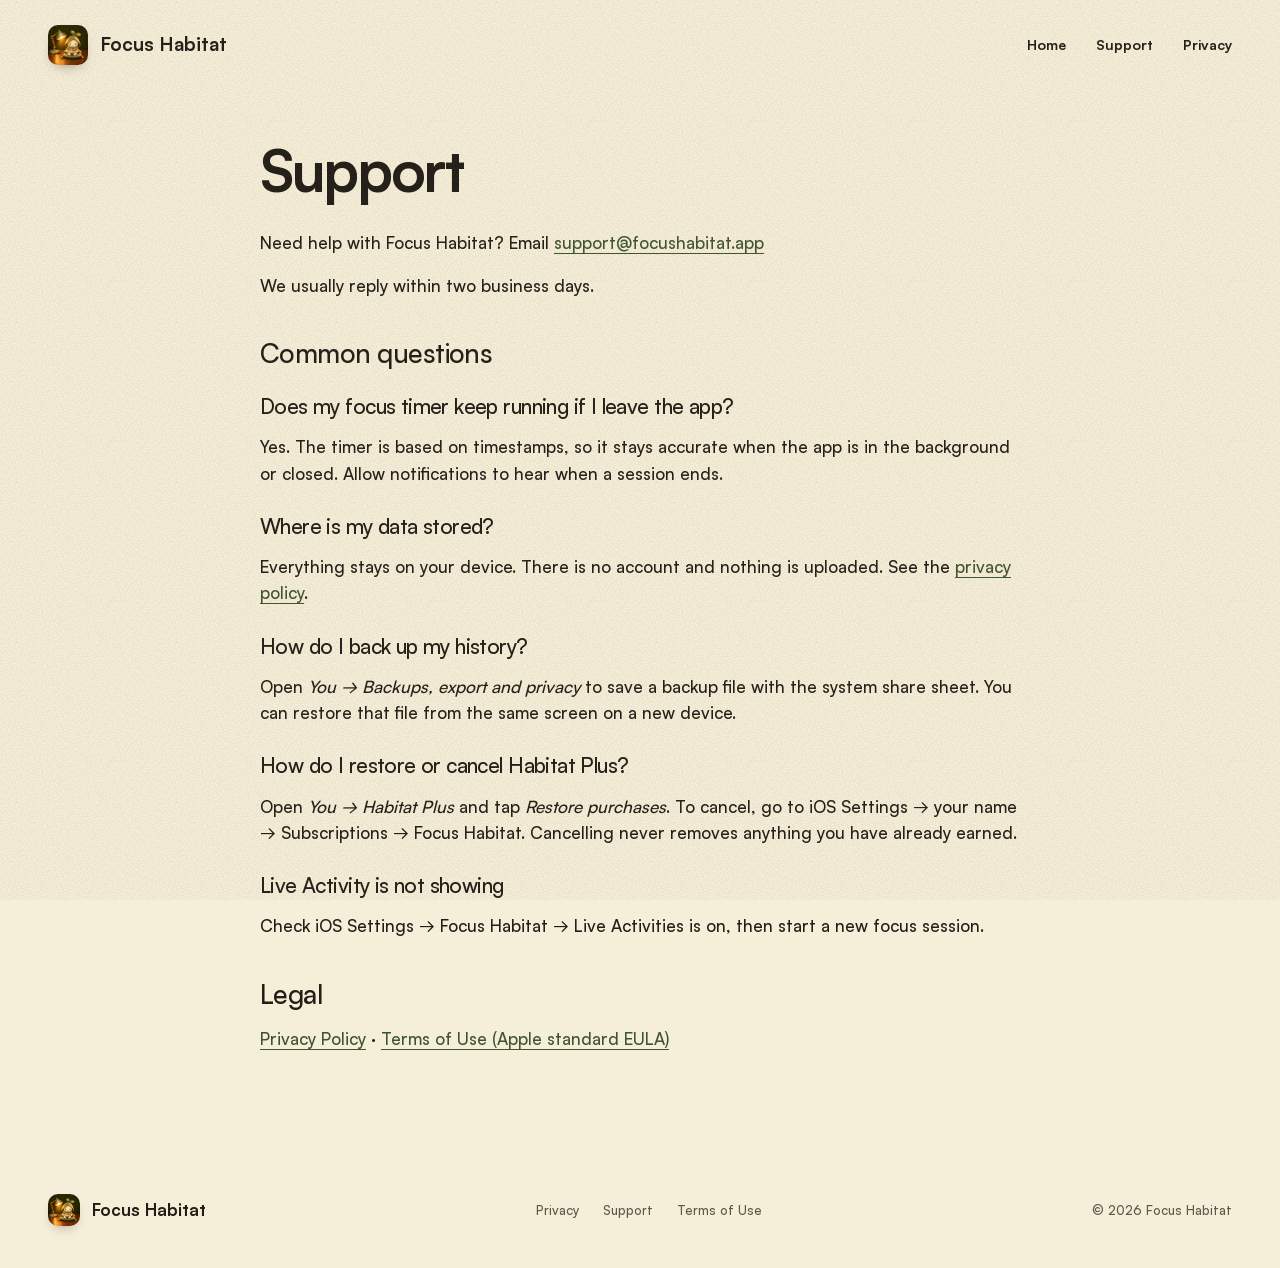
<file: support/index.html>
<!doctype html>
<html lang="en"><head>
  <script>(()=>{const r=document.documentElement;let t;try{const q=new URLSearchParams(location.search).get('qa-theme');if(q==='light'||q==='dark')t=q;}catch{}if(!t){try{const s=localStorage.getItem('focus-habitat-theme');if(s==='light'||s==='dark')t=s;}catch{}}if(!t)t=window.matchMedia('(prefers-color-scheme: dark)').matches?'dark':'light';r.setAttribute('data-theme',t);})();</script><base href="../"><meta charset="utf-8"><meta name="viewport" content="width=device-width,initial-scale=1"><meta name="color-scheme" content="light dark"><title>Support | Focus Habitat</title><meta name="description" content="Help and frequently asked questions for Focus Habitat."><link rel="icon" href="assets/favicon.png"><link rel="apple-touch-icon" href="assets/apple-touch-icon.png"><link rel="preload" href="assets/fonts/satoshi-500.woff2" as="font" type="font/woff2" crossorigin><link rel="stylesheet" href="style.css?v=refined-1"><script type="module">import { initTheme } from './theme.js'; initTheme();</script></head><body><a class="skip-link" href="#main">Skip to content</a><header class="site-header doc-header"><a class="brand" href="./"><img src="assets/icon-96.png" width="40" height="40" alt=""><span>Focus Habitat</span></a><nav aria-label="Main navigation"><a href="./">Home</a><a href="support">Support</a><a href="privacy">Privacy</a></nav></header>
<main id="main" class="document">
<h1>Support</h1>
<p>Need help with Focus Habitat? Email <a href="mailto:support@focushabitat.app">support@focushabitat.app</a></p>
<p>We usually reply within two business days.</p>
<h2>Common questions</h2>
<h3>Does my focus timer keep running if I leave the app?</h3>
<p>Yes. The timer is based on timestamps, so it stays accurate when the app is in the background or closed. Allow notifications to hear when a session ends.</p>
<h3>Where is my data stored?</h3>
<p>Everything stays on your device. There is no account and nothing is uploaded. See the <a href="privacy">privacy policy</a>.</p>
<h3>How do I back up my history?</h3>
<p>Open <em>You → Backups, export and privacy</em> to save a backup file with the system share sheet. You can restore that file from the same screen on a new device.</p>
<h3 id="membership">How do I restore or cancel Habitat Plus?</h3>
<p>Open <em>You → Habitat Plus</em> and tap <em>Restore purchases</em>. To cancel, go to iOS Settings → your name → Subscriptions → Focus Habitat. Cancelling never removes anything you have already earned.</p>
<h3>Live Activity is not showing</h3>
<p>Check iOS Settings → Focus Habitat → Live Activities is on, then start a new focus session.</p>
<h2>Legal</h2>
<p><a href="privacy">Privacy Policy</a> · <a href="https://www.apple.com/legal/internet-services/itunes/dev/stdeula/">Terms of Use (Apple standard EULA)</a></p>
</main>
<footer class="site-footer wrap"><a class="brand" href="./"><img src="assets/icon-96.png" width="32" height="32" alt=""><span>Focus Habitat</span></a><nav aria-label="Legal"><a href="privacy">Privacy</a><a href="support">Support</a><a href="https://www.apple.com/legal/internet-services/itunes/dev/stdeula/">Terms of Use</a></nav><span>© 2026 Focus Habitat</span></footer></body></html>
</file>
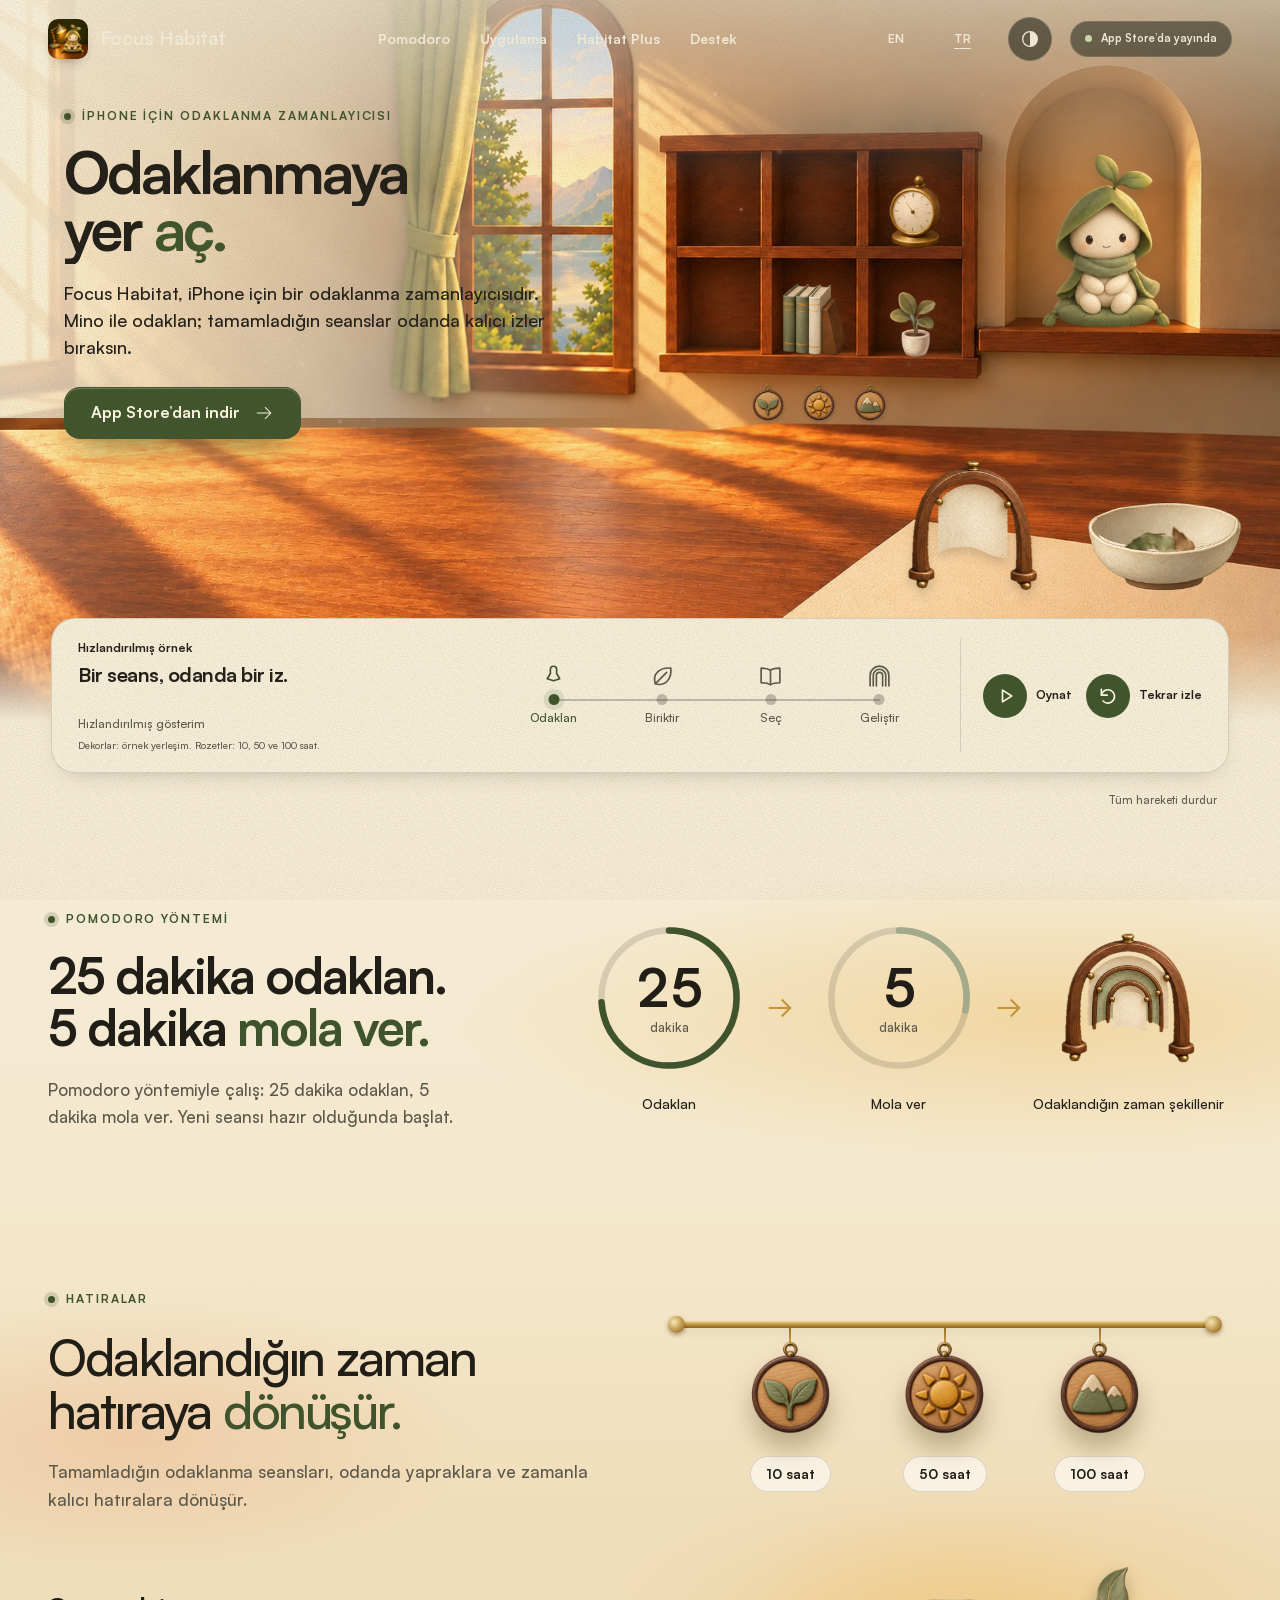
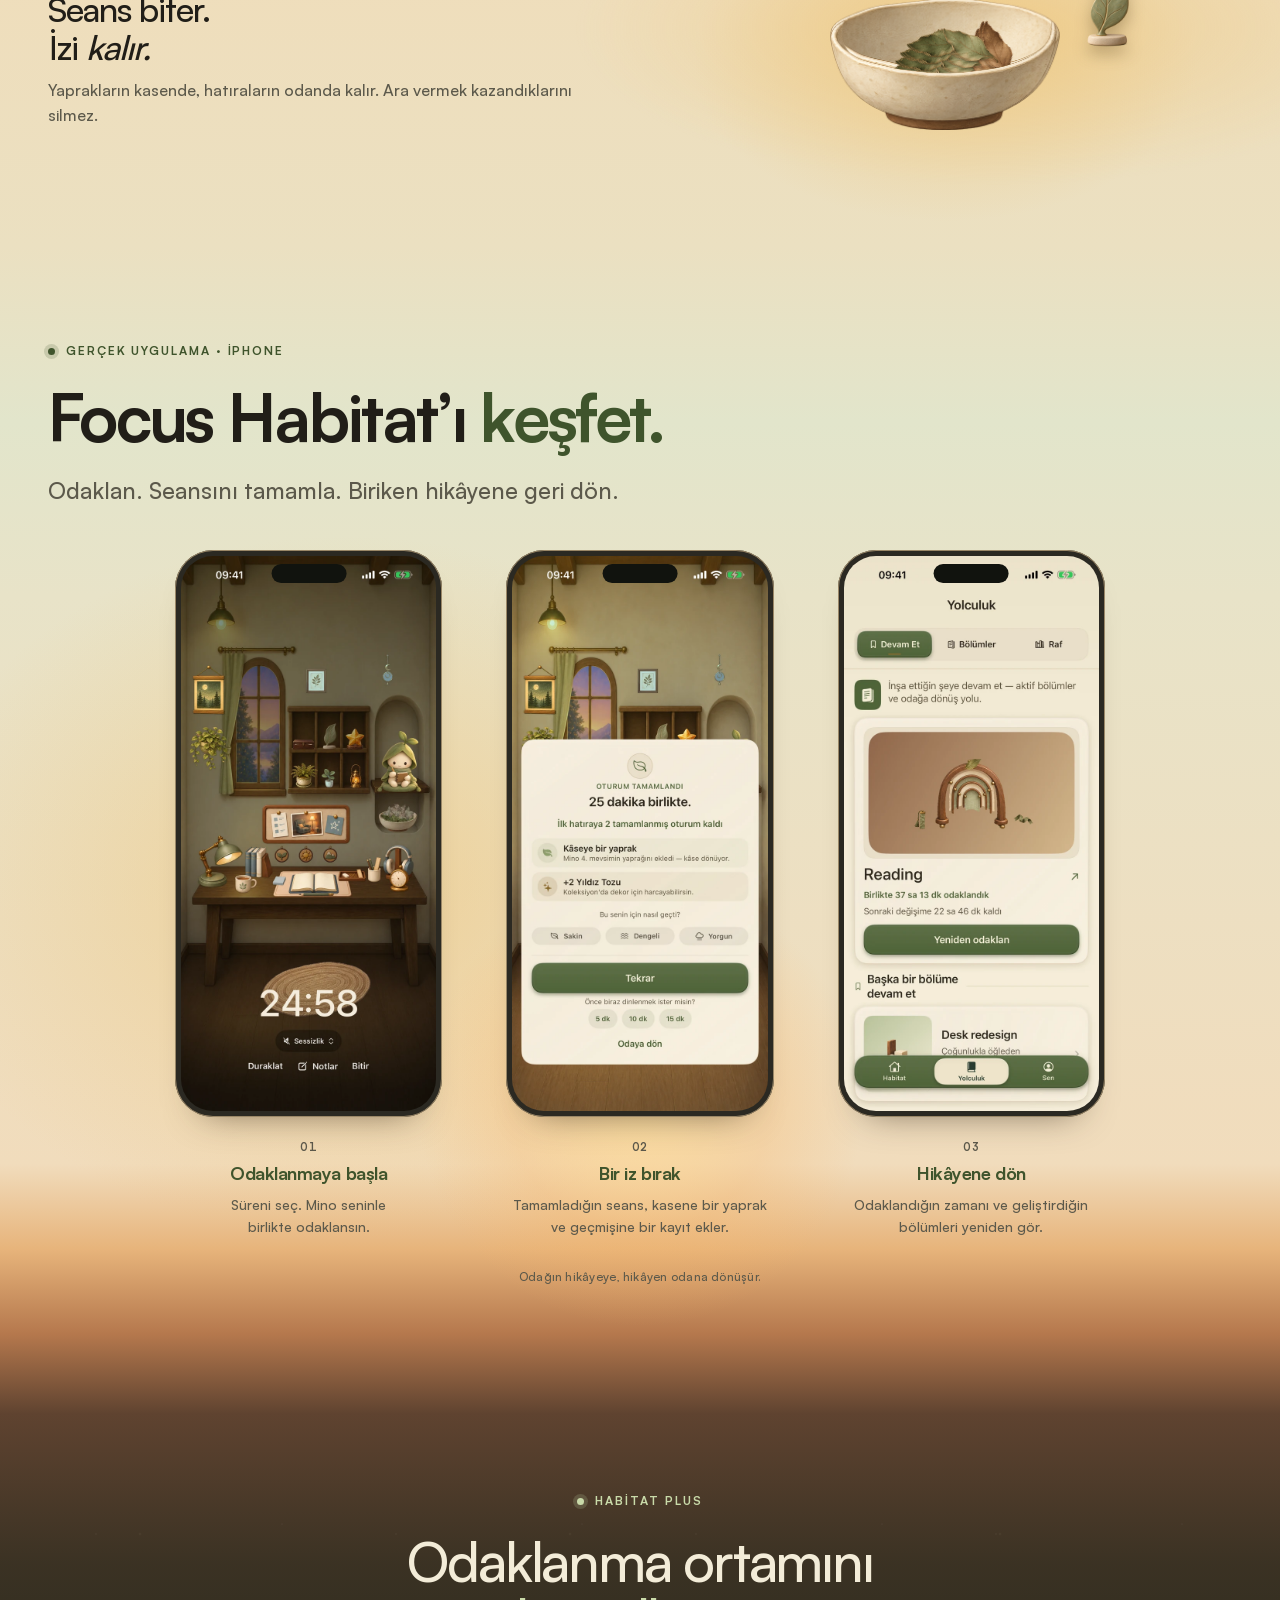
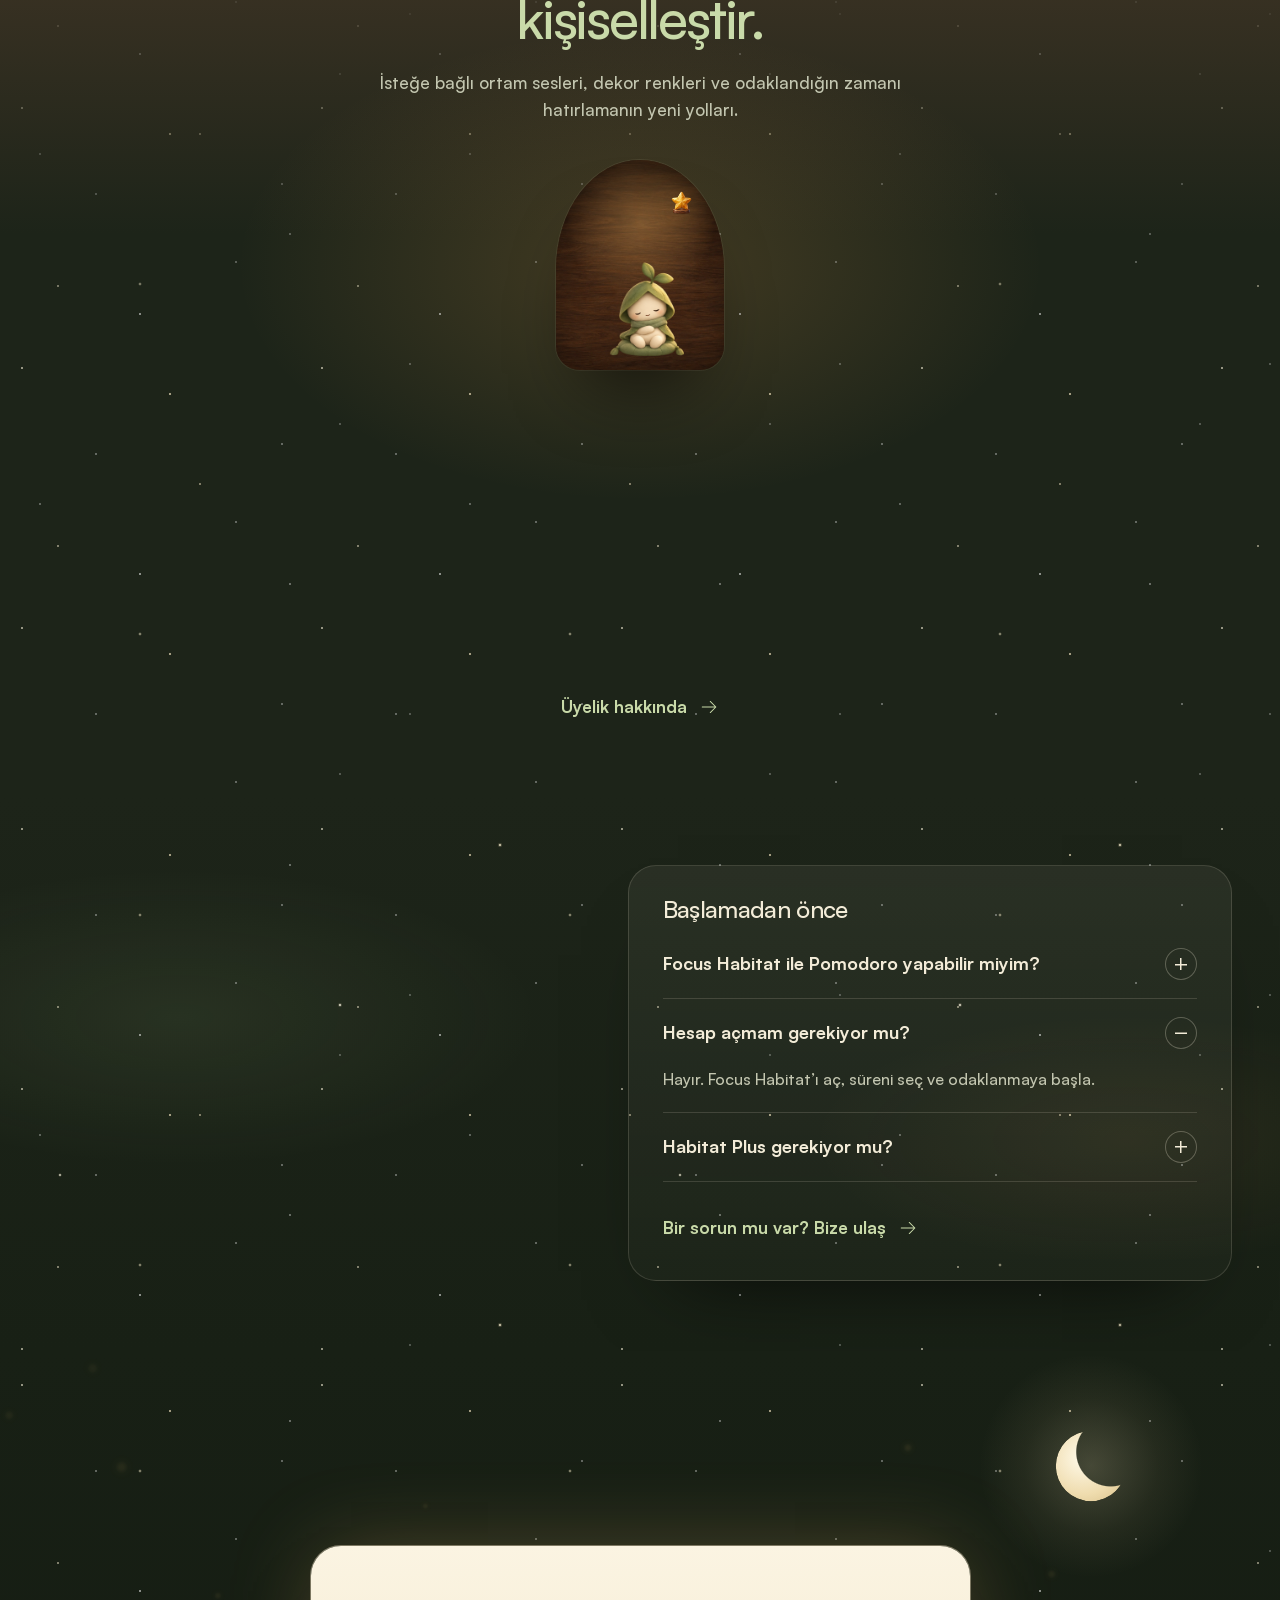
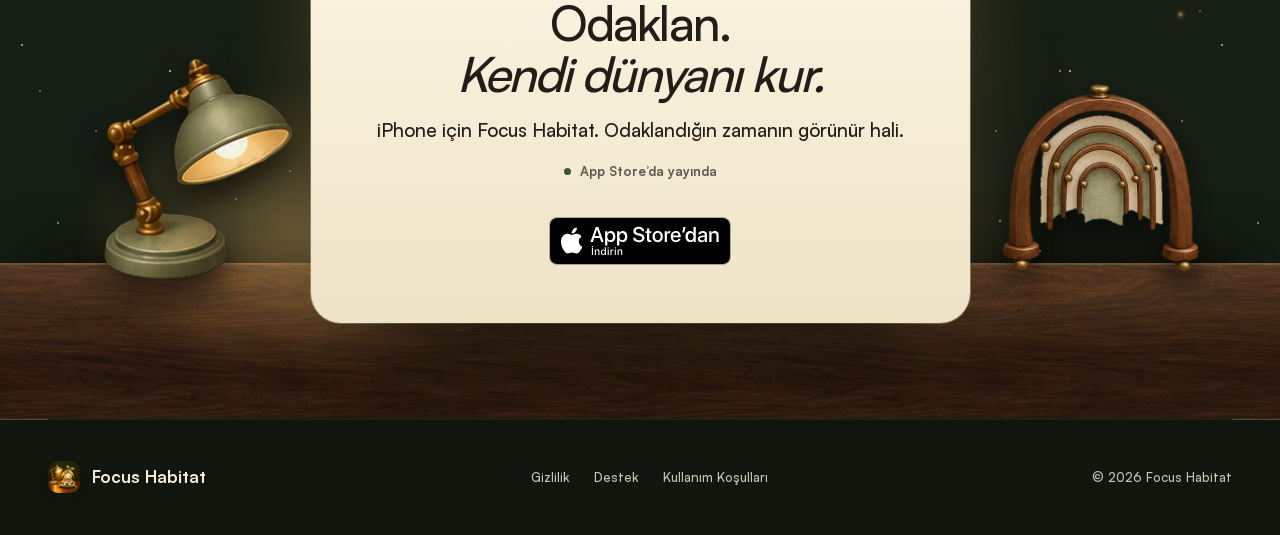
<file: tr/index.html>
<!doctype html>
<html lang="tr">
<head>
  <meta charset="utf-8">
  <meta name="viewport" content="width=device-width, initial-scale=1">
  <meta name="color-scheme" content="light dark">
  <meta name="apple-itunes-app" content="app-id=6820682982">
  <script>(()=>{const r=document.documentElement;let t;try{const q=new URLSearchParams(location.search).get('qa-theme');if(q==='light'||q==='dark')t=q;}catch{}if(!t){try{const s=localStorage.getItem('focus-habitat-theme');if(s==='light'||s==='dark')t=s;}catch{}}if(!t)t=window.matchMedia('(prefers-color-scheme: dark)').matches?'dark':'light';r.setAttribute('data-theme',t);})();</script>
  <script>document.documentElement.classList.add('js');if(!matchMedia('(prefers-reduced-motion: reduce)').matches)document.documentElement.classList.add('motion-ok');</script>
  <meta name="theme-color" content="#f3e9d2" media="(prefers-color-scheme: light)">
  <meta name="theme-color" content="#1b2017" media="(prefers-color-scheme: dark)">
  <title>Focus Habitat — iPhone için Pomodoro ve Odaklanma Zamanlayıcısı</title>
  <meta name="description" content="Focus Habitat, iPhone için bir odaklanma zamanlayıcısıdır. Pomodoro yöntemiyle çalış, Mino ile odaklan ve zamanının izlerini odanda biriktir.">
  <meta property="og:title" content="Focus Habitat | Odaklanmaya yer aç.">
  <meta property="og:description" content="Mino ile odaklan. Odaklanma geçmişini biriktir. Odan, ayırdığın zamanın hatırası olsun.">
  <meta property="og:image" content="https://focushabitat.app/assets/og-v4-desk.jpg">
  <link rel="icon" href="../assets/favicon.png" sizes="64x64">
  <link rel="apple-touch-icon" href="../assets/apple-touch-icon.png">
  <link rel="preload" href="../assets/fonts/satoshi-500.woff2" as="font" type="font/woff2" crossorigin>
  <link rel="preload" href="../assets/fonts/satoshi-700.woff2" as="font" type="font/woff2" crossorigin>
  <link rel="preload" href="../assets/art/workshop-v4-desk-desktop.webp" as="image" media="(min-width: 761px)">
  <link rel="preload" href="../assets/art/workshop-v4-compact-mobile.webp" as="image" media="(max-width: 760px)">
  <link rel="canonical" href="https://focushabitat.app/tr/"><link rel="alternate" hreflang="en" href="https://focushabitat.app/"><link rel="alternate" hreflang="tr" href="https://focushabitat.app/tr/"><link rel="alternate" hreflang="x-default" href="https://focushabitat.app/">
  <link rel="stylesheet" href="../style.css?v=mobile-story-1"><link rel="stylesheet" href="../responsive.css?v=app-store-launch-1">
  <script type="module" src="../script.js"></script>
</head>
<body class="home">
<a class="skip-link" href="#main">İçeriğe geç</a>
<div class="scroll-progress" aria-hidden="true"><span></span></div>
<header class="site-header">
  <a class="brand" href="./" aria-label="Focus Habitat ana sayfa"><img src="../assets/icon-96.png" width="40" height="40" alt=""><span>Focus Habitat</span></a>
  <button class="menu-toggle" aria-expanded="false" aria-controls="site-nav" aria-label="Menüyü aç" hidden><svg aria-hidden="true"><use href="../assets/icons/sprite.svg#list"></use></svg></button>
  <nav id="site-nav" aria-label="Ana gezinme"><a href="#your-story">Pomodoro</a><a href="#iphone">Uygulama</a><a href="#plus">Habitat Plus</a><a href="../support">Destek</a></nav>
  <nav class="language-switch" aria-label="Dil"><a href="../" lang="en">EN</a><a href="./" lang="tr" aria-current="page">TR</a></nav>
  <button class="theme-toggle" id="theme-toggle" type="button" hidden aria-pressed="false" aria-label="Koyu temaya geç"><svg viewBox="0 0 24 24" aria-hidden="true"><circle cx="12" cy="12" r="8"/><path d="M12 4a8 8 0 0 1 0 16Z"/></svg></button>
  <span class="availability"><span class="live-dot" aria-hidden="true"></span>App Store’da yayında</span>
</header>
<main id="main">
  <section class="opening" aria-labelledby="hero-title" data-ambient>
    <div class="workshop" id="room">
      <div class="scene-viewport"><div class="stage">
        <picture class="workshop-background"><source media="(max-width: 760px)" srcset="../assets/art/workshop-v4-compact-mobile.webp"><img src="../assets/art/workshop-v4-desk-desktop.webp" width="1920" height="1080" alt="" fetchpriority="high"></picture>
        <div class="sunlight" aria-hidden="true"><span class="rays rays-a"></span><span class="rays rays-b"></span><span class="window-glow"></span></div>
        <canvas class="motes hero-motes" aria-hidden="true"></canvas>
        <div class="world-layer" aria-hidden="true">
          <img id="room-mino" class="scene-object room-mino" src="../assets/art/mino-idle.webp" width="512" height="512" alt="">
          <img id="placed-lamp" class="scene-object placed-lamp" src="../assets/art/lamp.webp" width="512" height="512" alt="">
          <img class="scene-object desk-cup" src="../assets/art/desk-cup.webp" width="512" height="512" alt="">
          <img class="scene-object desk-mat" src="../assets/art/desk-mat.webp" width="512" height="512" alt="">
          <img class="scene-object desk-notes" src="../assets/art/desk-notes.webp" width="512" height="512" alt="">
          <img class="scene-object desk-headphones" src="../assets/art/desk-headphones.webp" width="512" height="512" alt="">
          <img class="scene-object desk-pencil" src="../assets/art/desk-pencil.webp" width="512" height="512" alt="">
          <img class="scene-object desk-pencil-cup" src="../assets/art/desk-pencil-cup.webp" width="512" height="512" alt="">
          <img class="scene-object desk-tray" src="../assets/art/desk-tray.webp" width="512" height="512" alt="">
          <img id="placed-fern" class="scene-object placed-fern earned-object" src="../assets/art/fern.webp" width="512" height="512" alt="" hidden>
          <img id="room-box" class="scene-object room-box earned-object" src="../assets/art/memory-box.webp" width="512" height="512" alt="" hidden>
          <img id="room-ceramic" class="scene-object room-ceramic earned-object" src="../assets/art/keepsake-leaf.webp" width="512" height="512" alt="" hidden>
          <img id="room-medal" class="scene-object room-medal medal-preview" src="../assets/art/medal-sprout.webp" width="512" height="512" alt="">
          <img id="room-medal-sun" class="scene-object room-medal medal-preview" src="../assets/art/medal-sun.webp" width="512" height="512" alt="">
          <img id="room-medal-mountain" class="scene-object room-medal medal-preview" src="../assets/art/medal-mountain.webp" width="512" height="512" alt="">
          <img class="scene-object shelf-books" src="../assets/art/shelf-books.webp" width="512" height="512" alt="">
          <img class="scene-object shelf-stone" src="../assets/art/shelf-stone.webp" width="512" height="512" alt="">
          <img class="scene-object shelf-clock" src="../assets/art/desk-clock.webp" width="512" height="512" alt="">
          <div class="room-bowl bowl"><img class="bowl-back" src="../assets/art/leaf-bowl-back.webp" width="512" height="512" alt=""><div class="bowl-leaves" data-bowl="room"></div><img class="bowl-front" src="../assets/art/leaf-bowl-front.webp" width="512" height="512" alt=""></div>
        </div>
        <a class="chapter-peek" href="#your-story"><img id="hero-chapter" class="scene-chapter" src="../assets/art/reading-1.webp" width="1024" height="1024" alt="Okuma bölümü, ilk biçim"><span>Gelişimini izle <svg aria-hidden="true"><use href="../assets/icons/sprite.svg#arrow-right"></use></svg></span></a>
        <div class="focus-veil" aria-hidden="true"></div>
        <div class="focus-clock" aria-hidden="true" hidden><span>Odaklan</span><strong data-focus-time>25:00</strong><small>Hızlandırılmış örnek</small></div>
      </div></div>
      <div class="light-wash" aria-hidden="true"></div>
      <div class="hero-copy">
        <p class="eyebrow hero-eyebrow">iPhone için odaklanma zamanlayıcısı</p>
        <h1 id="hero-title"><span class="line"><span>Odaklanmaya</span></span> <span class="line"><span>yer <em>aç.</em></span></span></h1>
        <p class="lede">Focus Habitat, iPhone için bir odaklanma zamanlayıcısıdır. Mino ile odaklan; tamamladığın seanslar odanda kalıcı izler bıraksın.</p>
        <div class="hero-actions"><a class="button" href="https://apps.apple.com/app/id6820682982">App Store’dan indir <svg aria-hidden="true"><use href="../assets/icons/sprite.svg#arrow-right"></use></svg></a></div>

      </div>
    </div>
    <div class="story-bar">
      <div class="hero-story" id="hero-story" data-step="focus" role="region" aria-label="Hızlandırılmış örnek">
        <div class="story-copy"><span class="story-label">Hızlandırılmış örnek</span><strong id="hero-story-caption">Bir seans, odanda bir iz.</strong><span class="story-note" data-story-status>Hızlandırılmış gösterim</span><span class="story-provenance">Dekorlar: örnek yerleşim. Rozetler: 10, 50 ve 100 saat.</span></div>
        <div class="story-timeline"><span class="story-progress-track" aria-hidden="true"><span data-story-progress></span></span>
        <ol class="story-steps" aria-label="Örnek aşamalar">
          <li data-story-step="focus" class="is-current"><svg viewBox="0 0 24 24" aria-hidden="true"><path d="M9 8a3 3 0 1 1 6 0v4l3 5-6 2-6-2 3-5Z"/></svg><span>Odaklan</span></li>
          <li data-story-step="keep"><svg viewBox="0 0 24 24" aria-hidden="true"><path d="M5 19C2 9 10 3 20 4c1 10-5 18-15 15Zm0 0L16 8"/></svg><span>Biriktir</span></li>
          <li data-story-step="choose"><svg viewBox="0 0 24 24" aria-hidden="true"><path d="M12 6c-3-2-6-2-9-2v14c3 0 6 0 9 2 3-2 6-2 9-2V4c-3 0-6 0-9 2Zm0 0v14"/></svg><span>Seç</span></li>
          <li data-story-step="grow"><svg viewBox="0 0 24 24" aria-hidden="true"><path d="M3 21V11a9 9 0 0 1 18 0v10M6 21V11a6 6 0 0 1 12 0v10M9 21V11a3 3 0 0 1 6 0v10"/></svg><span>Geliştir</span></li>
        </ol></div>
        <div class="story-controls">
          <button class="story-control" id="hero-story-toggle" type="button" aria-label="Örneği oynat" disabled><span class="control-disc"><svg viewBox="0 0 24 24" aria-hidden="true"><path class="pause-icon" d="M8 5v14M16 5v14"/><path class="play-icon" d="m9 5 11 7-11 7Z"/></svg></span><span data-story-toggle-label>Oynat</span></button>
          <button class="story-control" id="hero-story-replay" type="button" aria-label="Örneği yeniden oynat" disabled><span class="control-disc"><svg viewBox="0 0 24 24" aria-hidden="true"><path d="M4 11a8 8 0 1 1 2 7M4 11V4m0 7h7"/></svg></span><span>Tekrar izle</span></button>
        </div>
        <span class="story-dust" aria-label="Örnek Yıldız Tozu"><span aria-hidden="true">✦</span> <strong id="hero-story-dust">4</strong></span>
        <noscript><span class="story-note">Sabit önizleme. Örneği izlemek için JavaScript’i aç.</span></noscript>
      </div>
      <button class="motion-settings" id="motion-settings" hidden type="button" aria-pressed="false">Tüm hareketi durdur</button>
    </div>
  </section>

  <section class="pomodoro-section section" id="your-story" aria-labelledby="growth-title" data-ambient>
    <div class="wrap pomodoro-layout">
      <div class="section-heading" data-reveal><p class="eyebrow">Pomodoro yöntemi</p><h2 id="growth-title">25 dakika odaklan.<br>5 dakika <em>mola ver.</em></h2><p>Pomodoro yöntemiyle çalış: 25 dakika odaklan, 5 dakika mola ver. Yeni seansı hazır olduğunda başlat.</p></div>
      <ol class="focus-rhythm" aria-label="Önerilen Pomodoro ritmi" data-reveal data-stagger>
        <li><div class="rhythm-clock"><svg viewBox="0 0 120 120" aria-hidden="true"><circle class="clock-track" cx="60" cy="60" r="52"/><circle class="clock-arc focus-arc" cx="60" cy="60" r="52" pathLength="100"/></svg><strong>25</strong><span>dakika</span></div><h3>Odaklan</h3></li>
        <li><div class="rhythm-clock rest-clock"><svg viewBox="0 0 120 120" aria-hidden="true"><circle class="clock-track" cx="60" cy="60" r="52"/><circle class="clock-arc rest-arc" cx="60" cy="60" r="52" pathLength="100"/></svg><strong>5</strong><span>dakika</span></div><h3>Mola ver</h3></li>
        <li class="rhythm-story"><img src="../assets/art/reading-3.webp" width="1024" height="1024" alt="Ceviz, kâğıt ve yosun renkli kumaştan küçük bir okuma bölümü" loading="lazy"><h3>Odaklandığın zaman şekillenir</h3></li>
      </ol>
    </div>
  </section>

  <section id="keepsakes" class="keepsakes section" aria-labelledby="keepsakes-title" data-ambient>
    <div class="wrap">
      <div class="keepsakes-top">
        <div class="section-heading" data-reveal><p class="eyebrow">Hatıralar</p><h2 id="keepsakes-title">Odaklandığın zaman<br>hatıraya <em>dönüşür.</em></h2><p>Tamamladığın odaklanma seansları, odanda yapraklara ve zamanla kalıcı hatıralara dönüşür.</p></div>
        <div class="medal-wall">
          <span class="medal-rail" aria-hidden="true"></span>
          <div class="medal-row">
            <figure class="medal" style="--mask:url(../assets/art/medal-sprout.webp);--sway:-.4s"><span class="medal-hang"><img src="../assets/art/medal-sprout.webp" width="512" height="512" alt="Ahşap filiz madalyası" loading="lazy"><span class="medal-shine" aria-hidden="true"></span></span><figcaption>10 saat</figcaption></figure>
            <figure class="medal" style="--mask:url(../assets/art/medal-sun.webp);--sway:-2.1s"><span class="medal-hang"><img src="../assets/art/medal-sun.webp" width="512" height="512" alt="Ahşap güneş madalyası" loading="lazy"><span class="medal-shine" aria-hidden="true"></span></span><figcaption>50 saat</figcaption></figure>
            <figure class="medal" style="--mask:url(../assets/art/medal-mountain.webp);--sway:-3.6s"><span class="medal-hang"><img src="../assets/art/medal-mountain.webp" width="512" height="512" alt="Ahşap dağ madalyası" loading="lazy"><span class="medal-shine" aria-hidden="true"></span></span><figcaption>100 saat</figcaption></figure>
          </div>
        </div>
      </div>
      <div class="bowl-story">
        <div data-reveal><h3>Seans biter.<br>İzi <em>kalır.</em></h3><p>Yaprakların kasende, hatıraların odanda kalır. Ara vermek kazandıklarını silmez.</p></div>
        <div class="bowl-display" data-reveal><span class="bowl-light" aria-hidden="true"></span><div class="bowl large-bowl" role="img" aria-label="Kazanılan yapraklarla temsili seramik kase" id="keepsake-bowl"><img class="bowl-back" src="../assets/art/leaf-bowl-back.webp" width="512" height="512" alt="" loading="lazy"><div class="bowl-leaves" data-bowl="keepsakes"><img src="../assets/art/leaf-sage.webp" width="376" height="305" alt="" style="--x:26%;--y:35%;--r:-40deg"><img src="../assets/art/leaf-sage.webp" width="376" height="305" alt="" style="--x:33%;--y:39%;--r:-20deg"><img src="../assets/art/leaf-sage.webp" width="376" height="305" alt="" style="--x:40%;--y:35%;--r:0deg"><img src="../assets/art/leaf-sage.webp" width="376" height="305" alt="" style="--x:47%;--y:39%;--r:20deg"><img src="../assets/art/leaf-sage.webp" width="376" height="305" alt="" style="--x:54%;--y:35%;--r:40deg"></div><img class="bowl-front" src="../assets/art/leaf-bowl-front.webp" width="512" height="512" alt="" loading="lazy"></div><img id="ceramic-reward" class="ceramic-reward" src="../assets/art/keepsake-leaf.webp" width="512" height="512" alt="Kase dolduğunda kazanılan seramik yaprak" loading="lazy"></div>
      </div>
    </div>
  </section>

  <section id="iphone" class="iphone-section section" aria-labelledby="iphone-title" data-ambient>
    <div class="wrap">
      <div class="section-heading app-heading" data-reveal><p class="eyebrow">Gerçek uygulama · iPhone</p><h2 id="iphone-title">Focus Habitat’ı <em>keşfet.</em></h2><p>Odaklan. Seansını tamamla. Biriken hikâyene geri dön.</p></div>
      <div class="app-gallery" role="region" aria-label="Gerçek uygulamayla üç adım">
        <figure class="app-screen app-screen-1" data-reveal><figcaption><span class="app-step" aria-hidden="true">01</span><h3>Odaklanmaya başla</h3><p>Süreni seç. Mino seninle birlikte odaklansın.</p></figcaption><div class="app-device"><img src="../assets/shots/tr/02-focus.webp" width="660" height="1434" alt="Gerçek Focus Habitat uygulamasında Mino ile 25 dakikalık odaklanma" loading="lazy"><span class="device-island" aria-hidden="true"></span></div></figure>
        <figure class="app-screen app-screen-2" data-reveal><figcaption><span class="app-step" aria-hidden="true">02</span><h3>Bir iz bırak</h3><p>Tamamladığın seans, kasene bir yaprak ve geçmişine bir kayıt ekler.</p></figcaption><div class="app-device"><img src="../assets/shots/tr/03-completion.webp" width="660" height="1434" alt="Gerçek tamamlanma ekranı: kaseye bir yaprak ve 2 Yıldız Tozu" loading="lazy"><span class="device-island" aria-hidden="true"></span></div></figure>
        <figure class="app-screen app-screen-3" data-reveal><figcaption><span class="app-step" aria-hidden="true">03</span><h3>Hikâyene dön</h3><p>Odaklandığın zamanı ve geliştirdiğin bölümleri yeniden gör.</p></figcaption><div class="app-device"><img src="../assets/shots/tr/04-journey.webp" width="660" height="1434" alt="Okuma bölümünü ve odaklanma süresini gösteren gerçek Yolculuk ekranı" loading="lazy"><span class="device-island" aria-hidden="true"></span></div></figure>
      </div>
      <p class="gallery-note">Odağın hikâyeye, hikâyen odana dönüşür.</p>
    </div>
  </section>

  <section class="plus-section section is-night" id="plus" aria-labelledby="plus-title" data-ambient>
    <div class="sky" aria-hidden="true"><span class="stars stars-a"></span><span class="stars stars-b"></span></div>
    <div class="wrap plus-layout">
      <div class="section-heading centered" data-reveal><p class="eyebrow">Habitat Plus</p><h2 id="plus-title">Odaklanma ortamını<br><em>kişiselleştir.</em></h2><p>İsteğe bağlı ortam sesleri, dekor renkleri ve odaklandığın zamanı hatırlamanın yeni yolları.</p></div>
      <div class="plus-art" aria-hidden="true" data-reveal>
        <span class="ripple"></span><span class="ripple"></span><span class="ripple"></span>
        <div class="alcove"><span class="alcove-glow"></span><img class="plus-companion" src="../assets/art/mino-resting.webp" width="512" height="512" alt="" loading="lazy"><img class="plus-star" src="../assets/art/keepsake-star.webp" width="512" height="512" alt="" loading="lazy"><span class="star-sparkle sp-a">✦</span><span class="star-sparkle sp-b">✦</span><span class="star-sparkle sp-c">✦</span></div>
      </div>
      <ul class="plus-benefits" data-reveal data-stagger>
        <li><svg class="line-icon" viewBox="0 0 24 24" aria-hidden="true"><path d="M3 10c1.5-2.4 3-2.4 4.5 0s3 2.4 4.5 0 3-2.4 4.5 0 3 2.4 4.5 0"/><path d="M3 15.5c1.5-2.4 3-2.4 4.5 0s3 2.4 4.5 0 3-2.4 4.5 0 3 2.4 4.5 0" opacity=".55"/></svg><span>Çevrimdışı 11 ortam sesi</span></li>
        <li><svg class="line-icon" viewBox="0 0 24 24" aria-hidden="true"><path d="M12 3.5c-5 0-8.5 3.6-8.5 8.2 0 4.4 3.6 8.3 8 8.3 1.3 0 2-.8 2-1.8 0-1.1-.9-1.5-.9-2.6 0-1 .8-1.7 1.8-1.7h2.2c2.4 0 4-1.8 4-4.1C20.6 6.4 16.9 3.5 12 3.5z"/><circle cx="8" cy="11" r="1.2"/><circle cx="11.5" cy="7.6" r="1.2"/><circle cx="15.8" cy="8.6" r="1.2"/></svg><span>Dekor renkleri ve kehribar yıldız</span></li>
        <li><svg class="line-icon" viewBox="0 0 24 24" aria-hidden="true"><rect x="3.5" y="5" width="17" height="15.5" rx="3"/><path d="M3.5 9.8h17M8.2 3v4M15.8 3v4"/><path d="M12.6 12.4c-2.2.3-3.3 1.8-3.3 3.9 2.2 0 3.4-1.4 3.3-3.9z"/></svg><span>Aylık yaprak takvimi</span></li>
        <li><svg class="line-icon" viewBox="0 0 24 24" aria-hidden="true"><path d="M6.5 3.5h7.8l4.2 4.2v12.8h-12z"/><path d="M14 3.7v4.3h4.3M9.3 13h5.4M9.3 16.3h3.8"/></svg><span>Hatıralar için dört paylaşım kâğıdı</span></li>
      </ul>
      <p class="plus-promise" data-reveal>Odaklanma zamanlayıcısı, geçmişin ve kazandığın ilerleme ücretsiz kalır.</p>
      <a class="text-link" href="../support#membership">Üyelik hakkında <svg aria-hidden="true"><use href="../assets/icons/sprite.svg#arrow-right"></use></svg></a>
    </div>
  </section>

  <section id="privacy-faq" class="privacy-section section is-night" aria-labelledby="privacy-title" data-ambient>
    <div class="sky" aria-hidden="true"><span class="stars stars-a"></span><span class="stars stars-b"></span><span class="stars stars-c"></span><span class="shooting-star"></span></div>
    <span class="cursor-light" aria-hidden="true"></span>
    <div class="wrap privacy-grid">
      <div class="privacy-promise" data-reveal><span class="lock-orb" aria-hidden="true"><svg><use href="../assets/icons/sprite.svg#lock-simple"></use></svg></span><p class="eyebrow">Gizlilik</p><h2 id="privacy-title">Odaklanma geçmişin<br><em>sana ait.</em></h2><p>Hesap açmadan odaklanmaya başla. Geçmişin iPhone’unda saklanır.</p><a class="text-link" href="../privacy">Gizlilik politikasını oku <svg aria-hidden="true"><use href="../assets/icons/sprite.svg#arrow-right"></use></svg></a></div>
      <div class="faq" data-reveal><h3>Başlamadan önce</h3><details><summary>Focus Habitat ile Pomodoro yapabilir miyim?</summary><div class="faq-body"><p>Evet. 25 dakikalık bir odaklanma seansı seç, 5 dakika mola ver ve sonraki seansı kendin başlat. İstersen farklı bir seans süresi de seçebilirsin.</p></div></details><details open><summary>Hesap açmam gerekiyor mu?</summary><div class="faq-body"><p>Hayır. Focus Habitat’ı aç, süreni seç ve odaklanmaya başla.</p></div></details><details><summary>Habitat Plus gerekiyor mu?</summary><div class="faq-body"><p>Hayır. Odaklanma zamanlayıcısı, geçmişin ve kazandığın her şey ücretsiz kalır. Plus, deneyimini kişiselleştirmek için isteğe bağlı seçenekler sunar.</p></div></details><p class="faq-support"><a class="text-link" href="../support">Bir sorun mu var? Bize ulaş <svg aria-hidden="true"><use href="../assets/icons/sprite.svg#arrow-right"></use></svg></a></p></div>
    </div>
  </section>

  <section id="closing" class="closing is-night" aria-labelledby="closing-title" data-ambient>
    <div class="sky" aria-hidden="true"><span class="stars stars-a"></span><span class="stars stars-b"></span><span class="moon"></span></div>
    <canvas class="motes fireflies" aria-hidden="true"></canvas>
    <span class="desk-surface" aria-hidden="true"></span>
    <div class="closing-desk">
      <span class="lamp-light" aria-hidden="true"></span>
      <img class="closing-lamp" src="../assets/art/lamp.webp" width="512" height="512" alt="" loading="lazy">
      <div class="closing-note"><h2 id="closing-title">Odaklan.<br><em>Kendi dünyanı kur.</em></h2><p>iPhone için Focus Habitat. Odaklandığın zamanın görünür hali.</p><p class="availability-inline"><span class="live-dot" aria-hidden="true"></span>App Store’da yayında</p><a class="store-badge" href="https://apps.apple.com/app/id6820682982" aria-label="Focus Habitat’ı App Store’dan indir"><img src="../assets/badges/app-store-tr.svg" width="151" height="40" alt="App Store’dan indir" loading="lazy"></a></div>
      <img class="closing-chapter" src="../assets/art/reading-4.webp" width="1024" height="1024" alt="" loading="lazy">
    </div>
  </section>
</main>
<footer class="site-footer wrap"><a class="brand" href="./"><img src="../assets/icon-96.png" width="32" height="32" alt=""><span>Focus Habitat</span></a><nav aria-label="Yasal bağlantılar"><a href="../privacy">Gizlilik</a><a href="../support">Destek</a><a href="https://www.apple.com/legal/internet-services/itunes/dev/stdeula/">Kullanım Koşulları</a></nav><span>© 2026 Focus Habitat</span></footer>
</body>
</html>
</file>
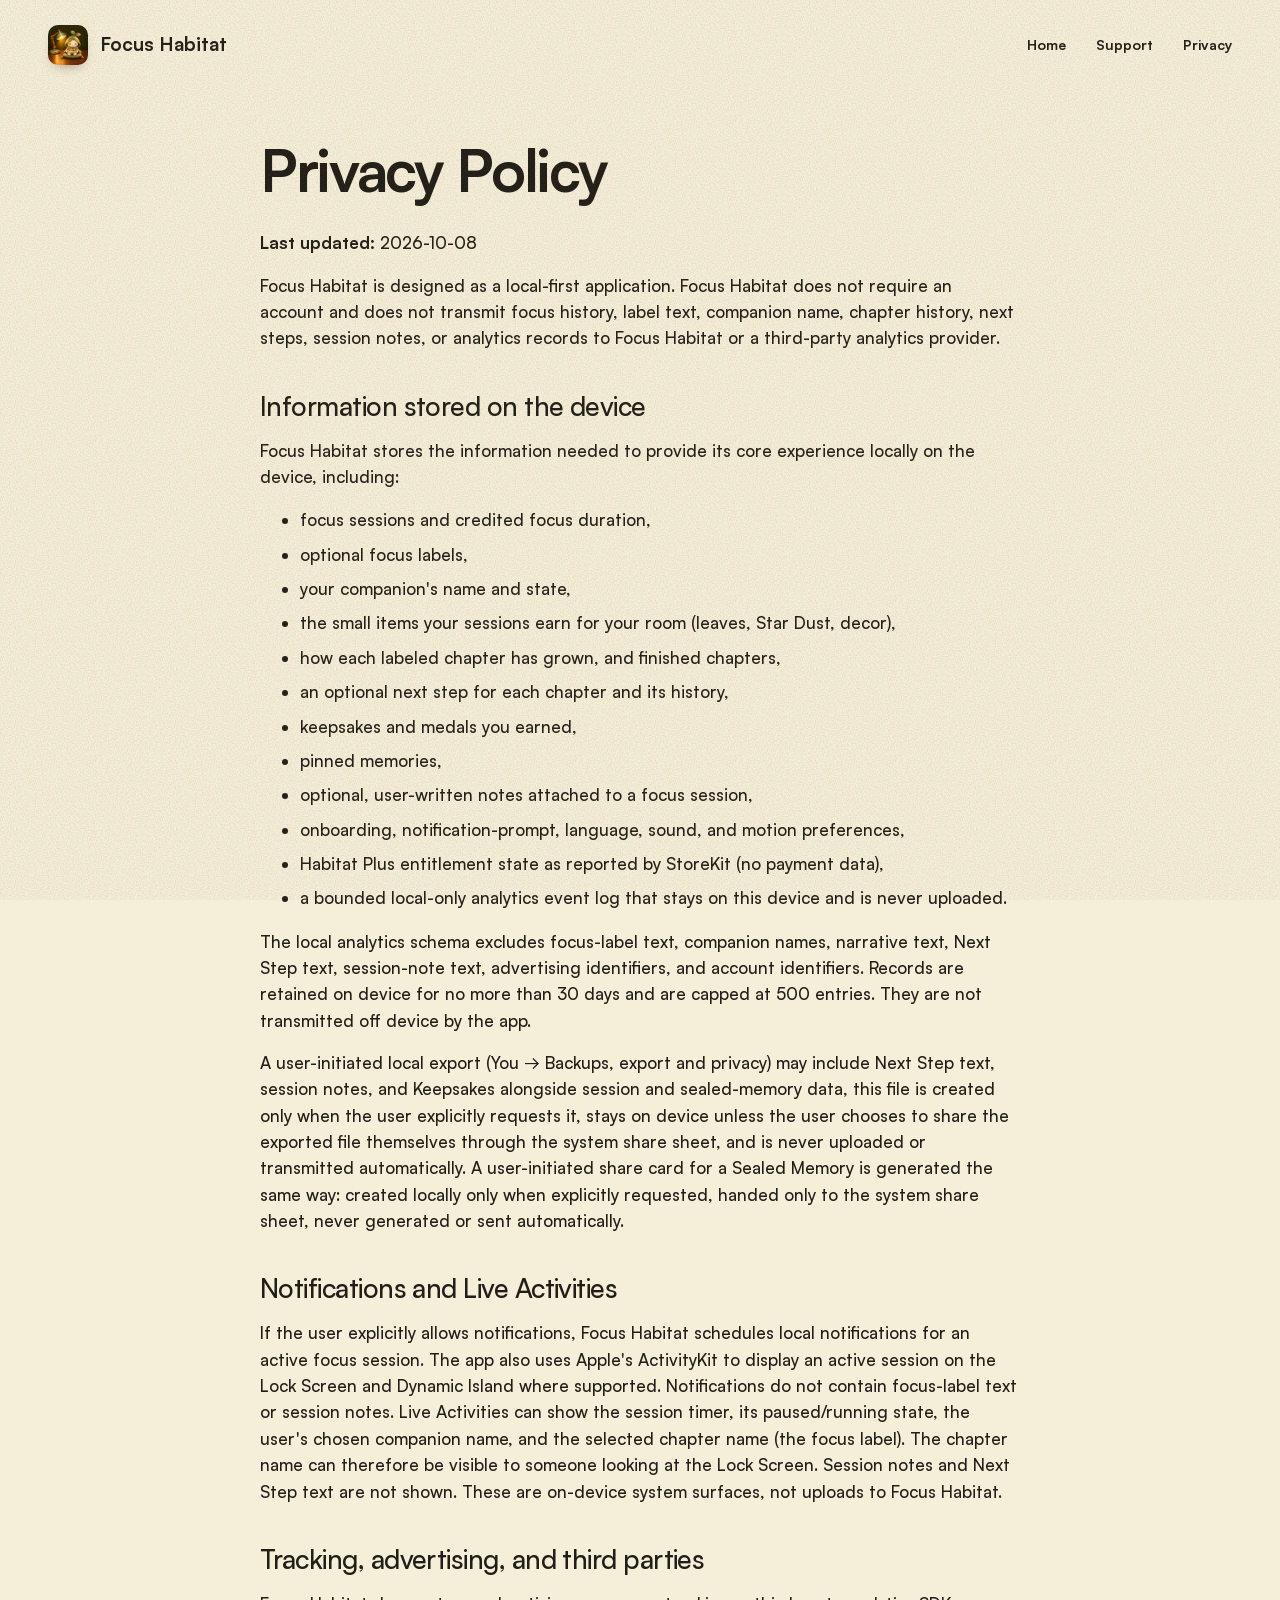
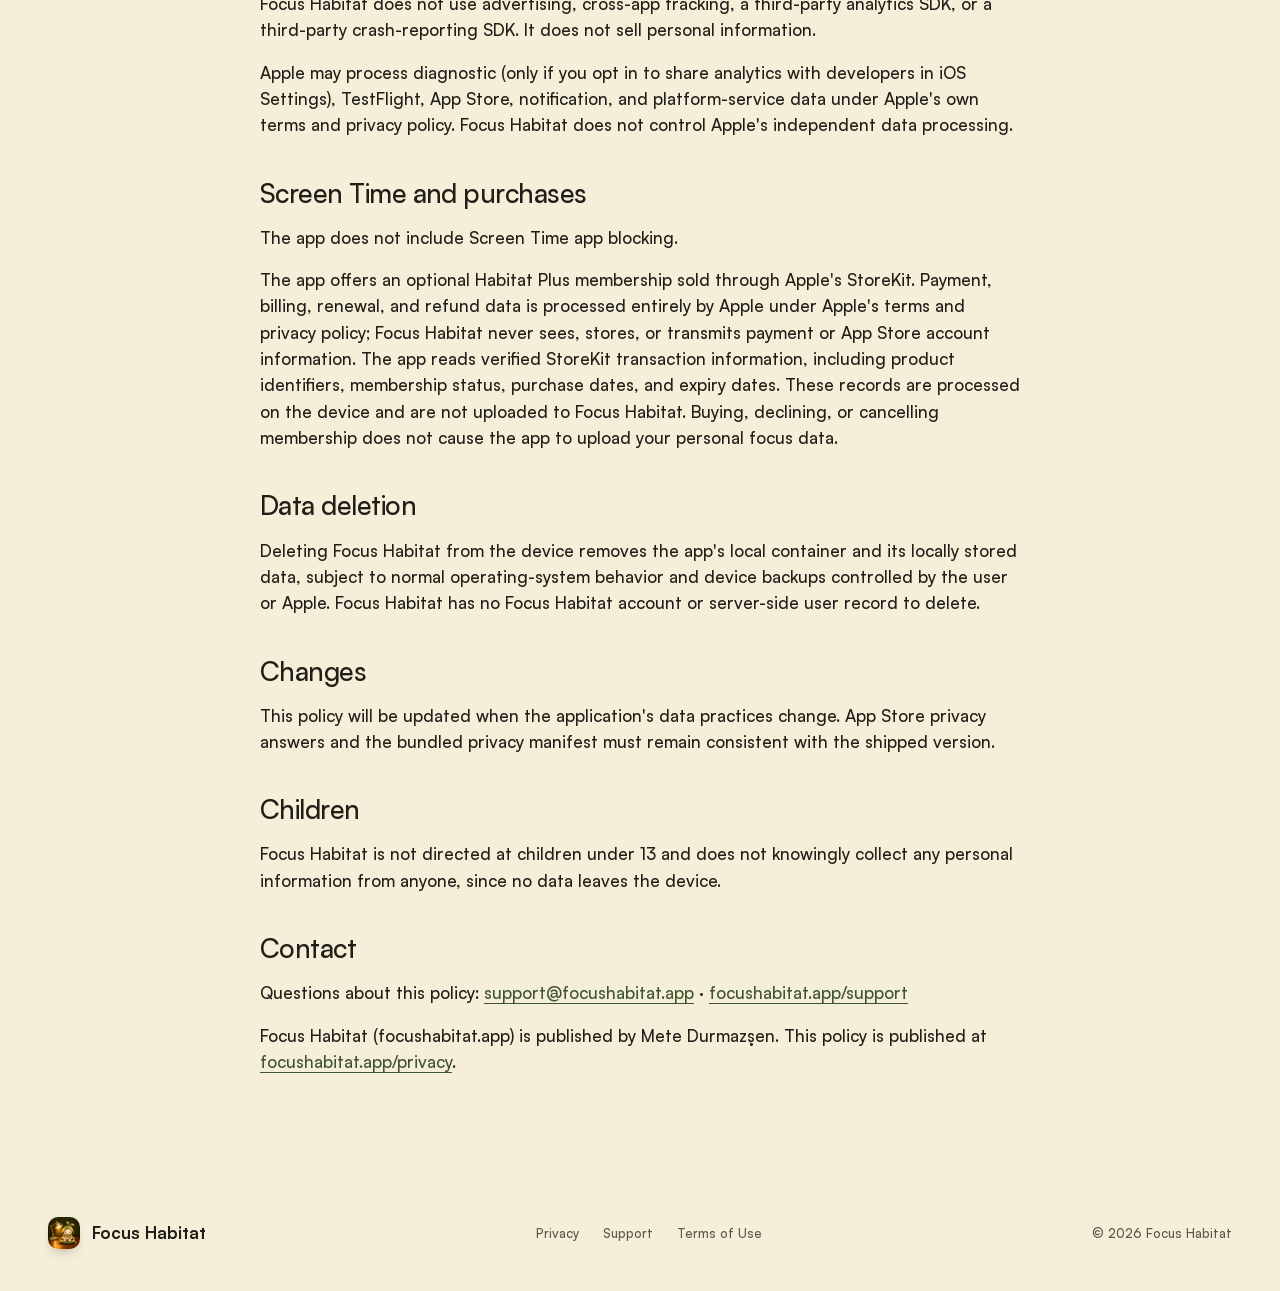
<file: privacy.html>
<!doctype html>
<html lang="en"><head>
  <script>(()=>{const r=document.documentElement;let t;try{const q=new URLSearchParams(location.search).get('qa-theme');if(q==='light'||q==='dark')t=q;}catch{}if(!t){try{const s=localStorage.getItem('focus-habitat-theme');if(s==='light'||s==='dark')t=s;}catch{}}if(!t)t=window.matchMedia('(prefers-color-scheme: dark)').matches?'dark':'light';r.setAttribute('data-theme',t);})();</script><meta charset="utf-8"><meta name="viewport" content="width=device-width,initial-scale=1"><meta name="color-scheme" content="light dark"><title>Privacy Policy | Focus Habitat</title><meta name="description" content="How Focus Habitat handles your data."><link rel="icon" href="assets/favicon.png"><link rel="apple-touch-icon" href="assets/apple-touch-icon.png"><link rel="preload" href="assets/fonts/satoshi-500.woff2" as="font" type="font/woff2" crossorigin><link rel="stylesheet" href="style.css?v=refined-1"><script type="module">import { initTheme } from './theme.js'; initTheme();</script></head><body><a class="skip-link" href="#main">Skip to content</a><header class="site-header doc-header"><a class="brand" href="./"><img src="assets/icon-96.png" width="40" height="40" alt=""><span>Focus Habitat</span></a><nav aria-label="Main navigation"><a href="./">Home</a><a href="support">Support</a><a href="privacy">Privacy</a></nav></header>
<main id="main" class="document">
<h1>Privacy Policy</h1>
<p><strong>Last updated:</strong> 2026-10-08</p>
<p>Focus Habitat is designed as a local-first application. Focus Habitat does not require an account and does not transmit focus history, label text, companion name, chapter history, next steps, session notes, or analytics records to Focus Habitat or a third-party analytics provider.</p>
<h2>Information stored on the device</h2>
<p>Focus Habitat stores the information needed to provide its core experience locally on the device, including:</p>
<ul>
<li>focus sessions and credited focus duration,</li>
<li>optional focus labels,</li>
<li>your companion&#x27;s name and state,</li>
<li>the small items your sessions earn for your room (leaves, Star Dust, decor),</li>
<li>how each labeled chapter has grown, and finished chapters,</li>
<li>an optional next step for each chapter and its history,</li>
<li>keepsakes and medals you earned,</li>
<li>pinned memories,</li>
<li>optional, user-written notes attached to a focus session,</li>
<li>onboarding, notification-prompt, language, sound, and motion preferences,</li>
<li>Habitat Plus entitlement state as reported by StoreKit (no payment data),</li>
<li>a bounded local-only analytics event log that stays on this device and is never uploaded.</li>
</ul>
<p>The local analytics schema excludes focus-label text, companion names, narrative text, Next Step text, session-note text, advertising identifiers, and account identifiers. Records are retained on device for no more than 30 days and are capped at 500 entries. They are not transmitted off device by the app.</p>
<p>A user-initiated local export (You → Backups, export and privacy) may include Next Step text, session notes, and Keepsakes alongside session and sealed-memory data, this file is created only when the user explicitly requests it, stays on device unless the user chooses to share the exported file themselves through the system share sheet, and is never uploaded or transmitted automatically. A user-initiated share card for a Sealed Memory is generated the same way: created locally only when explicitly requested, handed only to the system share sheet, never generated or sent automatically.</p>
<h2>Notifications and Live Activities</h2>
<p>If the user explicitly allows notifications, Focus Habitat schedules local notifications for an active focus session. The app also uses Apple&#x27;s ActivityKit to display an active session on the Lock Screen and Dynamic Island where supported. Notifications do not contain focus-label text or session notes. Live Activities can show the session timer, its paused/running state, the user&#x27;s chosen companion name, and the selected chapter name (the focus label). The chapter name can therefore be visible to someone looking at the Lock Screen. Session notes and Next Step text are not shown. These are on-device system surfaces, not uploads to Focus Habitat.</p>
<h2>Tracking, advertising, and third parties</h2>
<p>Focus Habitat does not use advertising, cross-app tracking, a third-party analytics SDK, or a third-party crash-reporting SDK. It does not sell personal information.</p>
<p>Apple may process diagnostic (only if you opt in to share analytics with developers in iOS Settings), TestFlight, App Store, notification, and platform-service data under Apple&#x27;s own terms and privacy policy. Focus Habitat does not control Apple&#x27;s independent data processing.</p>
<h2>Screen Time and purchases</h2>
<p>The app does not include Screen Time app blocking.</p>
<p>The app offers an optional Habitat Plus membership sold through Apple&#x27;s StoreKit. Payment, billing, renewal, and refund data is processed entirely by Apple under Apple&#x27;s terms and privacy policy; Focus Habitat never sees, stores, or transmits payment or App Store account information. The app reads verified StoreKit transaction information, including product identifiers, membership status, purchase dates, and expiry dates. These records are processed on the device and are not uploaded to Focus Habitat. Buying, declining, or cancelling membership does not cause the app to upload your personal focus data.</p>
<h2>Data deletion</h2>
<p>Deleting Focus Habitat from the device removes the app&#x27;s local container and its locally stored data, subject to normal operating-system behavior and device backups controlled by the user or Apple. Focus Habitat has no Focus Habitat account or server-side user record to delete.</p>
<h2>Changes</h2>
<p>This policy will be updated when the application&#x27;s data practices change. App Store privacy answers and the bundled privacy manifest must remain consistent with the shipped version.</p>
<h2>Children</h2>
<p>Focus Habitat is not directed at children under 13 and does not knowingly collect any personal information from anyone, since no data leaves the device.</p>
<h2>Contact</h2>
<p>Questions about this policy: <a href="mailto:support@focushabitat.app">support@focushabitat.app</a> · <a href="support">focushabitat.app/support</a></p>
<p>Focus Habitat (focushabitat.app) is published by Mete Durmazşen. This policy is published at <a href="privacy">focushabitat.app/privacy</a>.</p>
</main>
<footer class="site-footer wrap"><a class="brand" href="./"><img src="assets/icon-96.png" width="32" height="32" alt=""><span>Focus Habitat</span></a><nav aria-label="Legal"><a href="privacy">Privacy</a><a href="support">Support</a><a href="https://www.apple.com/legal/internet-services/itunes/dev/stdeula/">Terms of Use</a></nav><span>© 2026 Focus Habitat</span></footer></body></html>
</file>
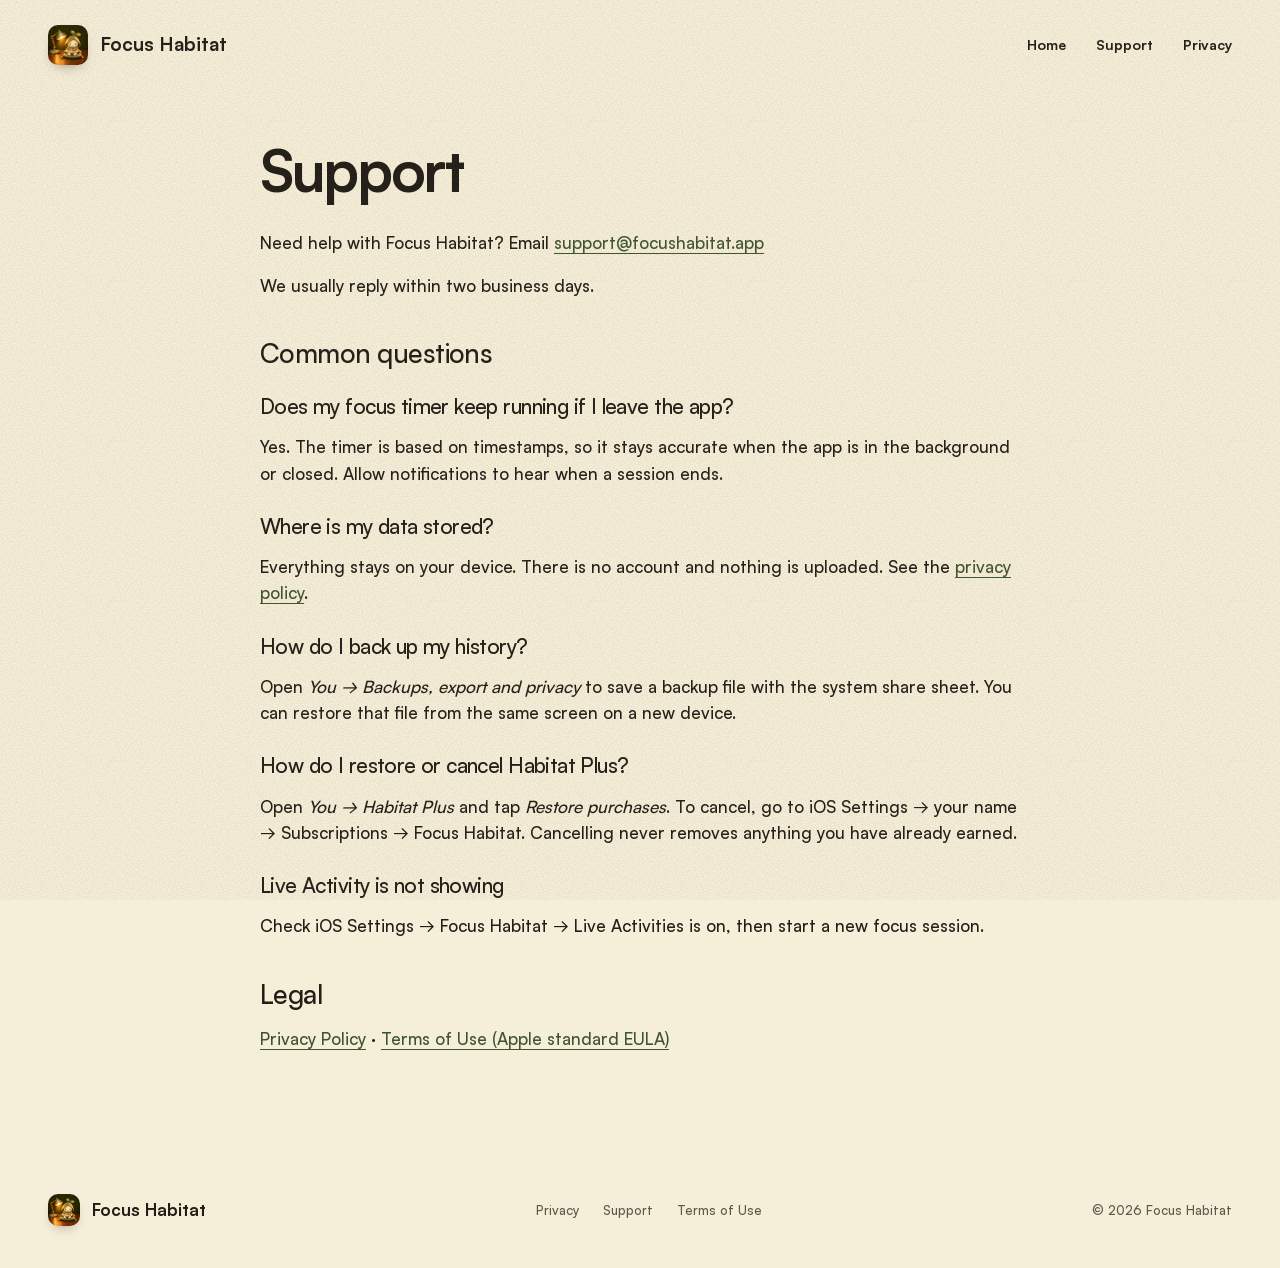
<file: support.html>
<!doctype html>
<html lang="en"><head>
  <script>(()=>{const r=document.documentElement;let t;try{const q=new URLSearchParams(location.search).get('qa-theme');if(q==='light'||q==='dark')t=q;}catch{}if(!t){try{const s=localStorage.getItem('focus-habitat-theme');if(s==='light'||s==='dark')t=s;}catch{}}if(!t)t=window.matchMedia('(prefers-color-scheme: dark)').matches?'dark':'light';r.setAttribute('data-theme',t);})();</script><meta charset="utf-8"><meta name="viewport" content="width=device-width,initial-scale=1"><meta name="color-scheme" content="light dark"><title>Support | Focus Habitat</title><meta name="description" content="Help and frequently asked questions for Focus Habitat."><link rel="icon" href="assets/favicon.png"><link rel="apple-touch-icon" href="assets/apple-touch-icon.png"><link rel="preload" href="assets/fonts/satoshi-500.woff2" as="font" type="font/woff2" crossorigin><link rel="stylesheet" href="style.css?v=refined-1"><script type="module">import { initTheme } from './theme.js'; initTheme();</script></head><body><a class="skip-link" href="#main">Skip to content</a><header class="site-header doc-header"><a class="brand" href="./"><img src="assets/icon-96.png" width="40" height="40" alt=""><span>Focus Habitat</span></a><nav aria-label="Main navigation"><a href="./">Home</a><a href="support">Support</a><a href="privacy">Privacy</a></nav></header>
<main id="main" class="document">
<h1>Support</h1>
<p>Need help with Focus Habitat? Email <a href="mailto:support@focushabitat.app">support@focushabitat.app</a></p>
<p>We usually reply within two business days.</p>
<h2>Common questions</h2>
<h3>Does my focus timer keep running if I leave the app?</h3>
<p>Yes. The timer is based on timestamps, so it stays accurate when the app is in the background or closed. Allow notifications to hear when a session ends.</p>
<h3>Where is my data stored?</h3>
<p>Everything stays on your device. There is no account and nothing is uploaded. See the <a href="privacy">privacy policy</a>.</p>
<h3>How do I back up my history?</h3>
<p>Open <em>You → Backups, export and privacy</em> to save a backup file with the system share sheet. You can restore that file from the same screen on a new device.</p>
<h3 id="membership">How do I restore or cancel Habitat Plus?</h3>
<p>Open <em>You → Habitat Plus</em> and tap <em>Restore purchases</em>. To cancel, go to iOS Settings → your name → Subscriptions → Focus Habitat. Cancelling never removes anything you have already earned.</p>
<h3>Live Activity is not showing</h3>
<p>Check iOS Settings → Focus Habitat → Live Activities is on, then start a new focus session.</p>
<h2>Legal</h2>
<p><a href="privacy">Privacy Policy</a> · <a href="https://www.apple.com/legal/internet-services/itunes/dev/stdeula/">Terms of Use (Apple standard EULA)</a></p>
</main>
<footer class="site-footer wrap"><a class="brand" href="./"><img src="assets/icon-96.png" width="32" height="32" alt=""><span>Focus Habitat</span></a><nav aria-label="Legal"><a href="privacy">Privacy</a><a href="support">Support</a><a href="https://www.apple.com/legal/internet-services/itunes/dev/stdeula/">Terms of Use</a></nav><span>© 2026 Focus Habitat</span></footer></body></html>
</file>
<file: style.css>
/* Focus Habitat website v3: a living day in the room.
   The page travels from golden afternoon light to a lamp-lit night.
   Decorative motion only runs under .motion-ok (set when Reduce Motion is off);
   every state stays readable and usable without it. */

@font-face{font-family:Habitat;src:url('assets/fonts/satoshi-500.woff2') format('woff2');font-weight:400 600;font-display:swap}
@font-face{font-family:Habitat;src:url('assets/fonts/satoshi-700.woff2') format('woff2');font-weight:700 900;font-display:swap}

/* ---------- Tokens ---------- */
:root{
  color-scheme:light dark;
  --paper:#f5eed9;
  --card:#fbf7ec;
  --card-edge:rgba(255,255,255,.8);
  --surface:#eee4ce;
  --ink:#211e18;
  --muted:#5c594b;
  --moss:#3f542c;
  --moss-soft:#dce2cd;
  --gold:#c39537;
  --gold-soft:#ecd29b;
  --sheen:#9fae63;
  --line:rgba(33,30,24,.14);
  --line-strong:rgba(33,30,24,.26);
  --button-ink:#fff9e8;
  --radius:12px;
  --scene-filter:none;
  --paper-filter:none;
  --sun-strength:1;
  --wood:url('assets/art/walnut-light.webp');
  --wood-dark:url('assets/art/walnut-dark.webp');
  --ease:cubic-bezier(.22,1,.36,1);
  --ease-out:cubic-bezier(.16,1,.3,1);
  --ease-soft:cubic-bezier(.45,0,.25,1);
  --spring:cubic-bezier(.34,1.56,.64,1);
  --shadow-soft:0 18px 40px -26px rgba(70,46,16,.5);
  --shadow-lg:0 50px 90px -50px rgba(70,46,16,.6),0 18px 36px -20px rgba(70,46,16,.3);
  --glow-honey:rgba(238,194,112,.5);
  --glow-sage:rgba(160,186,126,.42);
  --glow-rose:rgba(232,166,120,.34);
  --grain:url("data:image/svg+xml,%3Csvg xmlns='http://www.w3.org/2000/svg' width='160' height='160'%3E%3Cfilter id='g'%3E%3CfeTurbulence type='fractalNoise' baseFrequency='.85' numOctaves='2' stitchTiles='stitch'/%3E%3CfeColorMatrix values='0 0 0 0 .24 0 0 0 0 .16 0 0 0 0 .06 .7 0 0 0 -.26'/%3E%3C/filter%3E%3Crect width='100%25' height='100%25' filter='url(%23g)'/%3E%3C/svg%3E");
  --grain-opacity:.42;
  /* The day: afternoon, honey, sage, sunset, then night. */
  --c-hero:#ead8b4;
  --c1:#f5ecd7;
  --c2:#f4e8cd;
  --c3:#f0ddba;
  --c4:#ebe0c1;
  --c5:#e2e5cb;
  --c6:#e8e3c8;
  --c7:#f1dcbc;
  --dusk-1:#e7b47b;
  --dusk-2:#b5784d;
  --dusk-3:#5f4330;
  --n1:#1d2419;
  --n2:#182015;
  --n3:#141b12;
  --n4:#10150e;
  --night-ink:#f3ecd8;
  --night-muted:#c3c6b0;
  --night-line:rgba(243,236,216,.15);
  --night-moss:#c9daa9;
}
:root[data-theme="dark"]{
  --paper:#1c2118;
  --card:#252c1f;
  --card-edge:rgba(255,255,255,.06);
  --surface:#2a3124;
  --ink:#f3ecd8;
  --muted:#c2c5b1;
  --moss:#bfd2a2;
  --moss-soft:#33402e;
  --gold:#ddb35c;
  --gold-soft:#6b5528;
  --sheen:#eef5cf;
  --line:rgba(243,236,216,.14);
  --line-strong:rgba(243,236,216,.27);
  --button-ink:#1c2616;
  --scene-filter:brightness(.6) saturate(.82);
  --paper-filter:brightness(.5) saturate(.8);
  --sun-strength:.42;
  --wood:url('assets/art/walnut-dark.webp');
  --shadow-soft:0 18px 40px -26px rgba(0,0,0,.7);
  --shadow-lg:0 50px 90px -50px rgba(0,0,0,.85),0 18px 36px -20px rgba(0,0,0,.5);
  --glow-honey:rgba(214,160,78,.17);
  --glow-sage:rgba(132,168,104,.15);
  --glow-rose:rgba(196,124,84,.14);
  --grain:url("data:image/svg+xml,%3Csvg xmlns='http://www.w3.org/2000/svg' width='160' height='160'%3E%3Cfilter id='g'%3E%3CfeTurbulence type='fractalNoise' baseFrequency='.85' numOctaves='2' stitchTiles='stitch'/%3E%3CfeColorMatrix values='0 0 0 0 1 0 0 0 0 .95 0 0 0 0 .84 .7 0 0 0 -.3'/%3E%3C/filter%3E%3Crect width='100%25' height='100%25' filter='url(%23g)'/%3E%3C/svg%3E");
  --grain-opacity:.3;
  --c-hero:#1d2118;
  --c1:#1c2118;
  --c2:#1e2219;
  --c3:#23231a;
  --c4:#20241a;
  --c5:#1b241b;
  --c6:#1d2219;
  --c7:#262119;
  --dusk-1:#2c241a;
  --dusk-2:#2b2219;
  --dusk-3:#221e16;
  --n1:#171d14;
  --n2:#141a12;
  --n3:#11170f;
  --n4:#0d110b;
}
@media(prefers-color-scheme:dark){:root:not([data-theme]){
  --paper:#1c2118;
  --card:#252c1f;
  --card-edge:rgba(255,255,255,.06);
  --surface:#2a3124;
  --ink:#f3ecd8;
  --muted:#c2c5b1;
  --moss:#bfd2a2;
  --moss-soft:#33402e;
  --gold:#ddb35c;
  --gold-soft:#6b5528;
  --sheen:#eef5cf;
  --line:rgba(243,236,216,.14);
  --line-strong:rgba(243,236,216,.27);
  --button-ink:#1c2616;
  --scene-filter:brightness(.6) saturate(.82);
  --paper-filter:brightness(.5) saturate(.8);
  --sun-strength:.42;
  --wood:url('assets/art/walnut-dark.webp');
  --shadow-soft:0 18px 40px -26px rgba(0,0,0,.7);
  --shadow-lg:0 50px 90px -50px rgba(0,0,0,.85),0 18px 36px -20px rgba(0,0,0,.5);
  --glow-honey:rgba(214,160,78,.17);
  --glow-sage:rgba(132,168,104,.15);
  --glow-rose:rgba(196,124,84,.14);
  --grain:url("data:image/svg+xml,%3Csvg xmlns='http://www.w3.org/2000/svg' width='160' height='160'%3E%3Cfilter id='g'%3E%3CfeTurbulence type='fractalNoise' baseFrequency='.85' numOctaves='2' stitchTiles='stitch'/%3E%3CfeColorMatrix values='0 0 0 0 1 0 0 0 0 .95 0 0 0 0 .84 .7 0 0 0 -.3'/%3E%3C/filter%3E%3Crect width='100%25' height='100%25' filter='url(%23g)'/%3E%3C/svg%3E");
  --grain-opacity:.3;
  --c-hero:#1d2118;
  --c1:#1c2118;
  --c2:#1e2219;
  --c3:#23231a;
  --c4:#20241a;
  --c5:#1b241b;
  --c6:#1d2219;
  --c7:#262119;
  --dusk-1:#2c241a;
  --dusk-2:#2b2219;
  --dusk-3:#221e16;
  --n1:#171d14;
  --n2:#141a12;
  --n3:#11170f;
  --n4:#0d110b;
}}

/* ---------- Base ---------- */
*,*::before,*::after{box-sizing:border-box}
html{scroll-behavior:smooth;scroll-padding-top:84px;-webkit-text-size-adjust:100%;text-size-adjust:100%}
body{margin:0;background:var(--paper);color:var(--ink);font-family:Habitat,system-ui,-apple-system,"Segoe UI",sans-serif;font-size:17px;line-height:1.55;-webkit-font-smoothing:antialiased;-moz-osx-font-smoothing:grayscale;overflow-x:clip}
body::after{content:"";position:fixed;inset:0;z-index:90;pointer-events:none;background-image:var(--grain);opacity:var(--grain-opacity)}
button,a{-webkit-tap-highlight-color:transparent}
button{font:inherit;color:inherit}
button:disabled{cursor:default;opacity:.6}
button:not(:disabled){cursor:pointer}
a{color:inherit;text-decoration:none}
a:hover{text-decoration:underline;text-underline-offset:5px}
button:focus-visible,a:focus-visible,summary:focus-visible,select:focus-visible{outline:3px solid var(--moss);outline-offset:5px;border-radius:8px}
img{display:block;max-width:100%;height:auto}
svg{width:24px;height:24px;fill:currentColor;flex-shrink:0}
.line-icon{fill:none;stroke:currentColor;stroke-width:1.5;stroke-linecap:round;stroke-linejoin:round}
.line-icon circle{fill:currentColor;stroke:none}
h1,h2,h3,p,figure{margin:0}
h1,h2,h3{font-weight:500;line-height:1.04;letter-spacing:-.04em;text-wrap:balance}
h1{font-weight:700}
h2{font-size:clamp(38px,4.8vw,72px)}
h3{font-size:clamp(25px,2.4vw,36px);letter-spacing:-.028em;line-height:1.1}
h1 .line,h2 .line{display:block}
[hidden]{display:none!important}
::selection{background:color-mix(in srgb,var(--moss) 28%,transparent)}

.wrap{width:min(1200px,calc(100% - 96px));margin-inline:auto}
.section{position:relative;isolation:isolate;overflow-x:clip;padding-block:clamp(84px,9vw,130px)}
.centered{text-align:center}
.centered p{margin-inline:auto}
.section-heading p:not(.eyebrow){max-width:540px;margin-top:22px;color:var(--muted);font-size:clamp(17px,1.35vw,20px);line-height:1.6}
.eyebrow{display:inline-flex;align-items:center;gap:11px;margin-bottom:22px;color:var(--moss);font-size:12px;font-weight:700;letter-spacing:.16em;line-height:1.4;text-transform:uppercase}
.eyebrow::before{content:"";width:7px;height:7px;border-radius:50%;background:currentColor;box-shadow:0 0 0 4px color-mix(in srgb,currentColor 18%,transparent)}
.centered .eyebrow{justify-content:center}
.muted,.fine-print{color:var(--muted)}
.fine-print{font-size:13px;line-height:1.6}
.sample-label{display:block;font-size:13px;color:var(--muted)}
.status{min-height:45px;font-size:15px;line-height:1.5}
.skip-link{position:fixed;left:16px;top:-100px;z-index:100;padding:16px;border-radius:10px;background:var(--paper)}
.skip-link:focus{top:12px}

/* ---------- Buttons and links ---------- */
.button{position:relative;isolation:isolate;overflow:hidden;display:inline-flex;align-items:center;justify-content:center;gap:14px;min-height:52px;padding:14px 26px;border:1px solid transparent;border-radius:16px;background:var(--moss);color:var(--button-ink);font-weight:700;font-size:16px;line-height:1.3;white-space:nowrap;box-shadow:inset 0 1px 0 rgba(255,255,255,.22),0 16px 30px -18px color-mix(in srgb,var(--moss) 80%,#000);transition:transform .45s var(--ease),box-shadow .45s var(--ease),background-color .3s}
.button::after{content:"";position:absolute;inset:-2px;z-index:-1;background:linear-gradient(110deg,transparent 32%,rgba(255,255,255,.3) 50%,transparent 68%);transform:translateX(-115%);transition:transform .95s var(--ease)}
.button:hover:not(:disabled){transform:translateY(-2px);text-decoration:none;box-shadow:inset 0 1px 0 rgba(255,255,255,.22),0 22px 38px -18px color-mix(in srgb,var(--moss) 85%,#000)}
.button:hover:not(:disabled)::after{transform:translateX(115%)}
.button:active:not(:disabled){transform:translateY(0) scale(.98)}
.button svg{width:20px;height:20px;transition:transform .45s var(--ease)}
.button:hover:not(:disabled) svg{transform:translateX(3px)}
.button.secondary{background:transparent;border-color:var(--moss);color:var(--moss);box-shadow:none}
.button.secondary::after{background:linear-gradient(110deg,transparent 32%,color-mix(in srgb,var(--moss) 18%,transparent) 50%,transparent 68%)}
.text-button{min-height:44px;padding:9px 3px;border:0;background:transparent;color:var(--moss);font-size:15px;text-decoration:underline;text-underline-offset:5px;text-decoration-thickness:1px}
.text-link{display:inline-flex;align-items:center;gap:12px;min-height:44px;color:var(--moss);font-weight:700}
.text-link svg{width:20px;height:20px;transition:transform .45s var(--ease)}
.text-link:hover svg{transform:translateX(4px)}

/* ---------- Header ---------- */
.scroll-progress{position:fixed;z-index:45;inset:0 0 auto;height:2px;pointer-events:none}
.scroll-progress span{display:block;height:100%;transform:scaleX(0);transform-origin:0 50%;background:linear-gradient(90deg,var(--moss),var(--gold) 70%,#ecc773)}
.site-header{position:fixed;z-index:40;inset:0 0 auto;isolation:isolate;display:flex;align-items:center;justify-content:space-between;gap:24px;height:78px;padding-inline:max(48px,calc((100% - 1200px) / 2));color:var(--ink);transition:height .5s var(--ease),color .5s}
.site-header::before{content:"";position:absolute;inset:0;z-index:-1;background:color-mix(in srgb,var(--paper) 80%,transparent);box-shadow:0 1px 0 var(--line),0 18px 40px -30px rgba(40,28,8,.5);opacity:0;transition:opacity .5s var(--ease),background-color .5s}
.site-header.is-scrolled{height:64px}
.site-header.is-scrolled::before{opacity:1;-webkit-backdrop-filter:blur(18px) saturate(1.5);backdrop-filter:blur(18px) saturate(1.5)}
.site-header.on-night{--paper:var(--n1);--ink:var(--night-ink);--line:var(--night-line);--moss:var(--night-moss)}
.brand{display:inline-flex;align-items:center;gap:12px;min-height:44px;font-weight:700;font-size:19px;white-space:nowrap}
.brand img{border-radius:10px;box-shadow:0 6px 14px -8px rgba(40,28,8,.6)}
.brand:hover{text-decoration:none}
.site-header nav{display:flex;gap:30px;font-size:14px;font-weight:700}
.site-header nav a{position:relative;display:inline-flex;align-items:center;min-height:44px}
.site-header nav a::after{content:"";position:absolute;left:0;right:0;bottom:9px;height:1.5px;border-radius:2px;background:currentColor;transform:scaleX(0);transform-origin:right;transition:transform .5s var(--ease)}
.site-header nav a:hover{text-decoration:none}
.site-header nav a:hover::after,.site-header nav a.is-current::after{transform:scaleX(1);transform-origin:left}
.availability{display:inline-flex;align-items:center;gap:9px;padding:8px 14px;border:1px solid var(--line);border-radius:999px;background:color-mix(in srgb,var(--paper) 55%,transparent);font-size:12px;font-weight:700;white-space:nowrap}
.live-dot{flex-shrink:0;width:7px;height:7px;border-radius:50%;background:var(--moss)}
.motion-ok .live-dot{animation:ping 2.6s var(--ease-out) infinite}
.menu-toggle{display:none;align-items:center;justify-content:center;width:44px;height:44px;border:1px solid var(--line);border-radius:14px;background:color-mix(in srgb,var(--paper) 70%,transparent)}

/* ---------- Opening room ---------- */
.opening{position:relative}
.workshop{position:relative;width:100%;aspect-ratio:1672/941;min-height:680px;overflow:hidden;isolation:isolate;background:#3a2617}
.stage{position:absolute;inset:0;transform-origin:62% 46%}
.motion-ok .opening .stage{animation:scene-breathe 26s var(--ease-soft) infinite alternate}
.workshop-background{position:absolute;inset:0}
.workshop-background img{width:100%;height:100%;object-fit:fill;filter:var(--scene-filter)}
.opening .workshop::before{content:"";position:absolute;inset:0 0 auto;z-index:1;height:190px;pointer-events:none;background:linear-gradient(180deg,rgba(245,238,217,.6),transparent)}
.opening .workshop-background::after{content:"";position:absolute;inset:auto 0 0;height:8%;pointer-events:none;background:linear-gradient(180deg,transparent,var(--c-hero))}

/* Sunlight through the window: soft rays, a window bloom and floating dust. */
.sunlight{position:absolute;inset:0;overflow:hidden;pointer-events:none;opacity:var(--sun-strength)}
.rays{position:absolute;left:-14%;top:-16%;width:140%;height:160%;transform-origin:0 0;
  background:conic-gradient(from 116deg at 0 0,rgba(255,226,170,0) 0deg,rgba(255,226,170,.2) 2.8deg,rgba(255,226,170,0) 6deg,rgba(255,226,170,0) 9deg,rgba(255,234,190,.15) 10.8deg,rgba(255,234,190,0) 13.6deg,rgba(255,234,190,0) 17deg,rgba(255,220,160,.19) 19.4deg,rgba(255,220,160,0) 23deg,rgba(255,220,160,0) 28deg,rgba(255,236,196,.12) 30deg,rgba(255,236,196,0) 33.5deg,rgba(255,236,196,0) 360deg);
  -webkit-mask-image:radial-gradient(105% 95% at 0 0,#000 10%,rgba(0,0,0,.55) 42%,transparent 74%);mask-image:radial-gradient(105% 95% at 0 0,#000 10%,rgba(0,0,0,.55) 42%,transparent 74%)}
.rays-b{left:-18%;top:-10%;opacity:.75;
  background:conic-gradient(from 122deg at 0 0,rgba(255,226,170,0) 0deg,rgba(255,226,170,.15) 4deg,rgba(255,226,170,0) 9deg,rgba(255,226,170,0) 15deg,rgba(255,220,160,.13) 18deg,rgba(255,220,160,0) 23deg,rgba(255,220,160,0) 360deg)}
.motion-ok .rays-a{animation:rays-drift 15s var(--ease-soft) infinite alternate}
.motion-ok .rays-b{animation:rays-drift 23s var(--ease-soft) infinite alternate-reverse}
.window-glow{position:absolute;left:-14%;top:-10%;width:44%;height:76%;border-radius:50%;background:radial-gradient(closest-side,rgba(255,232,186,.42),rgba(255,214,150,.14) 55%,rgba(255,214,150,0))}
.motion-ok .window-glow{animation:glow-breathe 9s var(--ease-soft) infinite alternate}
.motes{position:absolute;inset:0;width:100%;height:100%;pointer-events:none}
.hero-motes{-webkit-mask-image:radial-gradient(90% 95% at 16% 24%,#000 28%,transparent 76%);mask-image:radial-gradient(90% 95% at 16% 24%,#000 28%,transparent 76%)}

.world-layer{position:absolute;inset:0;pointer-events:none}
.scene-object{position:absolute;object-fit:contain;filter:drop-shadow(0 8px 7px #211e182b)}
.room-mino{left:79%;bottom:49%;width:17%;transform-origin:50% 92%}
.motion-ok .room-mino{animation:breathe 4.6s var(--ease-soft) infinite}
.placed-lamp{left:58%;top:49%;width:14%}
.placed-fern{left:51%;top:36%;width:10%;transform-origin:50% 88%}
.motion-ok .placed-fern{animation:sway 7.5s var(--ease-soft) -2s infinite}
.room-box{left:53%;top:24%;width:8%}
.room-ceramic{left:60.4%;top:23%;width:8%}
.room-medal{left:70%;top:53%;width:7%}
.room-bowl{position:absolute;left:87%;top:49%;width:10%}
.bowl{position:relative;isolation:isolate;aspect-ratio:1}
.bowl-back,.bowl-front{position:absolute;inset:0;width:100%;height:100%;object-fit:contain}
.bowl-back{z-index:0}
.bowl-front{z-index:3}
.bowl-leaves{position:absolute;inset:0;z-index:1}
.bowl-leaves img{position:absolute;left:var(--x);top:var(--y);width:22%;height:auto;transform:rotate(var(--r));filter:drop-shadow(0 2px 1px #211e1820)}

.drawer-choice{position:absolute;top:61.5%;width:18%;padding:0;border:0;border-radius:var(--radius);background:none;transition:transform .4s var(--ease)}
.drawer-lamp{left:11%}
.drawer-fern{left:32%}
.drawer-choice img{position:relative;width:100%;filter:drop-shadow(0 9px 5px #211e1833);transition:transform .45s var(--ease)}
.drawer-choice:hover:not(:disabled) img{transform:translateY(-8px) rotate(-2deg)}
.drawer-fern img{transform-origin:50% 85%}
.motion-ok .opening .drawer-fern img{animation:sway 6.5s var(--ease-soft) infinite}
.drawer-lamp::before{content:"";position:absolute;z-index:2;left:30%;top:0;width:64%;aspect-ratio:1;margin-top:12%;border-radius:50%;background:radial-gradient(closest-side,rgba(255,232,170,.5),rgba(255,214,140,.16) 52%,rgba(255,214,140,0));pointer-events:none}
.motion-ok .opening .drawer-lamp::before{animation:lamp-glow 5.5s var(--ease-soft) infinite}
.drawer-choice span{display:inline-block;margin-top:2px;padding:7px 14px;border-radius:999px;background:color-mix(in srgb,var(--paper) 88%,transparent);color:var(--ink);font-size:13px;font-weight:700;white-space:nowrap;box-shadow:0 8px 16px -10px rgba(40,25,8,.6);transition:background-color .35s,color .35s}
.drawer-choice[aria-pressed=true] span,.drawer-choice.is-preview-choice span{background:var(--moss);color:var(--button-ink)}
.chapter-peek{position:absolute;left:76%;top:69%;width:18%;text-align:center}
.chapter-peek:hover{text-decoration:none}
.chapter-peek img{width:78%;margin-inline:auto;filter:drop-shadow(0 6px 5px #211e182b);transition:transform .45s var(--ease)}
.chapter-peek:hover img{transform:translateY(-5px)}
.chapter-peek span{display:inline-flex;align-items:center;gap:8px;padding:6px 12px;border-radius:999px;background:#f5eed9;color:#211e18;font-size:13px;font-weight:700;box-shadow:0 8px 16px -10px rgba(40,25,8,.6)}
.chapter-peek svg{width:16px;height:16px;transition:transform .45s var(--ease)}
.chapter-peek:hover svg{transform:translateX(3px)}
.story-chapter-outgoing{position:absolute;left:11%;top:0;width:78%;height:auto;pointer-events:none}

.light-wash{position:absolute;inset:0 0 42% 0;z-index:1;pointer-events:none;background:linear-gradient(90deg,rgba(245,238,217,.8) 0%,rgba(245,238,217,.56) 25%,transparent 50%)}
.hero-copy{position:absolute;z-index:3;left:min(max(48px,calc((100% - 1200px) / 2)),9%);top:14%;width:44%;max-width:820px}
.hero-eyebrow{margin-bottom:18px}
.hero-copy h1{font-size:clamp(50px,5.2vw,116px);line-height:.98;letter-spacing:-.05em}
.hero-copy h1 .line{white-space:nowrap}
.hero-copy h1 em{font-style:normal;color:var(--moss)}
.lede{max-width:min(520px,100%);margin:22px 0 26px;font-size:clamp(17px,1.4vw,25px);line-height:1.5}
.hero-actions{display:flex;align-items:center;gap:20px}

.hero-story{display:flex;align-items:center;justify-content:space-between;gap:18px;max-width:400px;margin-top:22px;padding:13px 16px 13px 18px;border:1px solid rgba(255,255,255,.55);border-radius:18px;background:color-mix(in srgb,var(--paper) 90%,transparent);box-shadow:0 22px 44px -26px rgba(60,40,10,.55)}
.story-copy{flex:1;min-width:0}
.story-label{display:block;margin-bottom:4px;color:var(--muted);font-size:11px;font-weight:700;letter-spacing:.12em;text-transform:uppercase}
.story-copy>strong{display:block;min-height:40px;font-size:14px;font-weight:500;line-height:1.4}
.story-steps{display:grid;grid-template-columns:repeat(4,1fr);gap:6px;margin:8px 0 0;padding:0;list-style:none;color:var(--muted);font-size:10px;font-weight:700;letter-spacing:.06em;text-transform:uppercase}
.story-steps li{position:relative;padding-top:8px}
.story-steps li::before,.story-steps li::after{content:"";position:absolute;inset:0 0 auto;height:3px;border-radius:3px;background:var(--line-strong)}
.story-steps li::after{background:var(--moss);transform:scaleX(0);transform-origin:0 50%;transition:transform .9s var(--ease)}
.story-steps .is-current,.story-steps li:has(~ .is-current){color:var(--moss)}
.story-steps .is-current::after,.story-steps li:has(~ .is-current)::after{transform:scaleX(1)}
.story-controls{display:flex;flex-direction:column;align-items:center;gap:0;flex-shrink:0}
.story-controls .text-button{min-height:44px;padding:4px;font-size:12px}
.story-dust{display:flex;align-items:center;gap:7px;color:var(--gold);font-size:21px;font-variant-numeric:tabular-nums}
.story-dust strong{color:var(--ink)}

/* ---------- The collection ---------- */
.collection{position:relative;isolation:isolate;overflow:hidden;padding-block:clamp(84px,9vw,136px);background:radial-gradient(50% 42% at 88% 42%,var(--glow-honey),transparent 70%),radial-gradient(42% 40% at 6% 64%,var(--glow-sage),transparent 70%),linear-gradient(180deg,var(--c-hero) 0%,var(--c1) 24%,var(--c2) 100%)}
.collection::before{content:"";position:absolute;z-index:-1;right:-160px;top:28%;width:560px;height:560px;border-radius:50%;background:radial-gradient(closest-side,var(--glow-rose),transparent)}
.motion-ok .collection::before{animation:blob 19s var(--ease-soft) infinite alternate}
.collection-grid{display:grid;grid-template-columns:minmax(0,1fr) minmax(0,1.05fr);gap:clamp(48px,7vw,110px);align-items:center}
.collection-intro h2{font-size:clamp(34px,3.6vw,54px)}
.collection-intro>p:not(.eyebrow){max-width:420px;margin-top:22px;color:var(--muted);font-size:18px}
.loop-chips{display:flex;flex-wrap:wrap;gap:10px;margin:28px 0 22px;padding:0;list-style:none}
.loop-chips li{display:inline-flex;align-items:center;gap:9px;padding:6px 14px 6px 7px;border:1px solid var(--line);border-radius:999px;background:color-mix(in srgb,var(--card) 82%,transparent);font-size:13px;font-weight:700;box-shadow:0 10px 20px -16px rgba(60,40,10,.55)}
.loop-chips img{width:28px;height:28px;object-fit:contain}
.chip-star{display:grid;place-items:center;width:28px;height:28px;color:var(--gold);font-size:18px}
.drift{position:absolute;inset:0;z-index:-1;pointer-events:none}
.drift-leaf{position:absolute;width:64px;opacity:.85;filter:drop-shadow(0 10px 8px rgba(60,40,10,.18))}
.leaf-a{left:3%;top:14%;width:72px;rotate:-24deg}
.leaf-b{right:4%;bottom:10%;width:58px;rotate:38deg}
.leaf-c{left:46%;top:5%;width:44px;rotate:12deg;opacity:.55}
.motion-ok .drift-leaf{animation:leaf-float 11s var(--ease-soft) infinite alternate}
.motion-ok .leaf-b{animation-duration:14s;animation-delay:-4s}
.motion-ok .leaf-c{animation-duration:9s;animation-delay:-2s}
.twinkle{position:absolute;color:var(--gold);font-size:16px;opacity:.6}
.tw-a{left:10%;top:70%}
.tw-b{right:16%;top:10%;font-size:12px}
.tw-c{left:52%;bottom:7%;font-size:20px}
.motion-ok .twinkle{animation:twinkle 3.6s var(--ease-soft) infinite}
.motion-ok .tw-b{animation-delay:-1.2s}
.motion-ok .tw-c{animation-delay:-2.3s}

.demo-console{position:relative}
.collection .demo-console{padding:30px 32px 24px;border:1px solid var(--line);border-radius:28px;background:linear-gradient(180deg,color-mix(in srgb,var(--card) 92%,#fff),var(--card));box-shadow:var(--shadow-lg),inset 0 1px 0 var(--card-edge)}
.collection .demo-console::before{content:"";position:absolute;inset:-1px;padding:1px;border-radius:inherit;pointer-events:none;background:linear-gradient(140deg,color-mix(in srgb,var(--gold) 70%,transparent),transparent 38%,transparent 62%,color-mix(in srgb,var(--moss) 45%,transparent));-webkit-mask:linear-gradient(#000 0 0) content-box,linear-gradient(#000 0 0);-webkit-mask-composite:xor;mask-composite:exclude}
.receipt{display:flex;justify-content:space-between;align-items:center;font-size:12px;font-weight:700;letter-spacing:.14em;text-transform:uppercase}
.receipt>span:first-child{color:var(--muted)}
#dust-badge{display:inline-flex;align-items:center;justify-content:center;gap:10px;min-width:100px;padding:8px 18px;border:1px solid color-mix(in srgb,var(--gold) 45%,transparent);border-radius:999px;background:linear-gradient(180deg,color-mix(in srgb,var(--gold-soft) 55%,var(--card)),var(--card));font-size:24px;letter-spacing:0;text-transform:none;font-variant-numeric:tabular-nums;box-shadow:0 12px 24px -16px rgba(150,110,30,.75)}
.dust-symbol{display:inline-block;color:var(--gold);font-size:22px}
.motion-ok .dust-symbol{animation:spin-twinkle 6s var(--ease-soft) infinite}
.sample-history{display:flex;flex-wrap:wrap;gap:8px;margin:18px 0 20px;font-size:13px;color:var(--muted)}
.sample-history span{padding:5px 12px;border-radius:999px;background:color-mix(in srgb,var(--moss-soft) 60%,transparent);font-variant-numeric:tabular-nums}
.demo-actions{display:flex;align-items:center;gap:16px;flex-wrap:wrap}
.decor-selector{display:flex;align-items:center;justify-content:space-between;gap:15px;margin-top:24px;color:var(--muted);font-size:13px}
.decor-selector select{max-width:180px;min-height:44px;padding:7px 12px;border:1px solid var(--moss);border-radius:12px;background:var(--paper);color:var(--ink);font:inherit;font-size:14px}
.purchase-row{display:flex;align-items:center;justify-content:space-between;gap:18px;margin-block:18px 12px;padding-block:20px;border-top:1px solid var(--line);border-bottom:1px solid var(--line)}
.purchase-row>img{flex-shrink:0;width:60px;height:60px;padding:6px;border:1px solid var(--line);border-radius:18px;background:radial-gradient(circle at 50% 30%,color-mix(in srgb,var(--gold-soft) 60%,transparent),transparent 70%),var(--paper);object-fit:contain}
.purchase-row>div{display:flex;flex:1;flex-direction:column;gap:4px;min-width:100px}
.purchase-row>div>span:first-child{font-weight:700}
.purchase-row .muted{font-size:13px}
.purchase-row .button{min-height:44px;padding:10px 16px;font-size:14px}
.demo-console .fine-print{margin-top:12px}

/* ---------- Your story ---------- */
.growth{background:radial-gradient(60% 40% at 50% 40%,var(--glow-honey),transparent 75%),linear-gradient(180deg,var(--c2),var(--c3))}
.chapter-stage{position:relative;isolation:isolate;overflow:hidden;width:min(1100px,100%);margin:52px auto 0;aspect-ratio:16/8.6;border-radius:32px;background:#7a4a29;box-shadow:var(--shadow-lg),inset 0 0 0 1px rgba(255,255,255,.3)}
.stage-backdrop{position:absolute;inset:0;width:100%;height:100%;object-fit:cover;object-position:50% 68%;filter:var(--paper-filter);transform-origin:50% 62%}
.motion-ok .stage-backdrop{animation:stage-pan 34s var(--ease-soft) infinite alternate}
.dapple{position:absolute;inset:-25%;z-index:1;pointer-events:none;opacity:.9;
  background:radial-gradient(8% 6% at 22% 30%,rgba(255,244,214,.34),rgba(255,244,214,0) 100%),radial-gradient(6% 8% at 33% 21%,rgba(255,240,204,.3),rgba(255,240,204,0) 100%),radial-gradient(10% 6% at 47% 33%,rgba(255,244,214,.28),rgba(255,244,214,0) 100%),radial-gradient(6% 8% at 61% 25%,rgba(255,238,198,.3),rgba(255,238,198,0) 100%),radial-gradient(12% 8% at 74% 37%,rgba(255,242,206,.26),rgba(255,242,206,0) 100%),radial-gradient(8% 6% at 30% 52%,rgba(255,240,204,.22),rgba(255,240,204,0) 100%),radial-gradient(9% 7% at 66% 56%,rgba(255,236,194,.22),rgba(255,236,194,0) 100%),radial-gradient(7% 5% at 52% 64%,rgba(255,238,198,.2),rgba(255,238,198,0) 100%)}
.motion-ok .dapple{animation:dapple 17s var(--ease-soft) infinite alternate}
.stage-motes{z-index:2;-webkit-mask-image:linear-gradient(180deg,#000 30%,transparent 90%);mask-image:linear-gradient(180deg,#000 30%,transparent 90%)}
.chapter-halo{position:absolute;z-index:2;left:50%;bottom:2%;width:clamp(260px,46%,540px);aspect-ratio:1.7;translate:-50% 0;border-radius:50%;background:radial-gradient(closest-side,rgba(255,238,196,.52),rgba(255,224,170,.2) 52%,rgba(255,224,170,0));pointer-events:none}
.motion-ok .chapter-halo{animation:halo 7s var(--ease-soft) infinite alternate}
.chapter-live{position:absolute;z-index:3;left:50%;bottom:9%;width:clamp(190px,27%,310px);translate:-50% 0}
.chapter-live img{width:100%;filter:drop-shadow(0 22px 16px rgba(60,30,8,.4))}
.chapter-live .chapter-outgoing{position:absolute;inset:0;width:100%;pointer-events:none}
.chapter-meter{position:absolute;z-index:4;left:24px;top:22px;display:flex;flex-direction:column;gap:1px;padding:14px 20px 13px;border:1px solid rgba(255,255,255,.5);border-radius:20px;background:color-mix(in srgb,var(--paper) 88%,transparent);box-shadow:0 16px 30px -22px rgba(60,35,10,.7)}
.meter-label{color:var(--muted);font-size:11px;font-weight:700;letter-spacing:.14em;text-transform:uppercase}
.meter-time{font-size:clamp(22px,2.2vw,30px);font-weight:700;letter-spacing:-.03em;line-height:1.2;font-variant-numeric:tabular-nums}
.meter-sessions{color:var(--muted);font-size:13px;font-variant-numeric:tabular-nums}
.stage-label{position:absolute;z-index:4;right:22px;top:22px;padding:7px 13px;border-radius:999px;background:color-mix(in srgb,var(--paper) 86%,transparent);color:var(--ink)}

.growth-rail{position:relative;display:grid;grid-template-columns:repeat(4,minmax(0,1fr));max-width:780px;margin:44px auto 8px;--rail:0}
.rail-track{position:absolute;top:21px;left:12.5%;right:12.5%;height:3px;overflow:hidden;border-radius:3px;background:var(--line-strong)}
.rail-fill{position:absolute;inset:0;transform:scaleX(var(--rail));transform-origin:0 50%;background:linear-gradient(90deg,var(--moss),var(--gold));transition:transform 2.3s var(--ease-out)}
.growth-rail button{position:relative;z-index:1;display:flex;flex-direction:column;align-items:center;gap:2px;min-height:64px;padding:44px 6px 8px;border:0;border-radius:14px;background:none}
.growth-rail button::before{content:"";position:absolute;top:12px;left:50%;width:21px;height:21px;margin-left:-10.5px;border:2px solid var(--line-strong);border-radius:50%;background:var(--c2);transition:background-color .5s,border-color .5s,box-shadow .5s,scale .55s var(--spring)}
.growth-rail button[data-reached=true]::before{border-color:var(--moss);background:var(--moss)}
.growth-rail button[aria-pressed=true]::before{scale:1.3;box-shadow:0 0 0 7px color-mix(in srgb,var(--gold) 32%,transparent)}
.growth-rail img{display:none}
.growth-rail span{font-size:18px;font-weight:700}
.growth-rail small{color:var(--muted);font-size:13px}
.growth-description{max-width:560px;min-height:50px;margin:0 auto;font-size:16px;text-align:center}
.growth-actions{display:flex;align-items:center;justify-content:center;gap:28px;margin-top:18px}
.growth-note{max-width:560px;margin:22px auto 0;font-size:14px;text-align:center;color:var(--muted)}
.chapter-receipt{display:flex;align-items:center;justify-content:center;gap:24px;width:fit-content;margin:28px auto 0;padding:18px 28px 18px 18px;border:1px solid var(--line);border-radius:24px;background:color-mix(in srgb,var(--card) 85%,transparent);box-shadow:var(--shadow-soft)}
.motion-ok .chapter-receipt:not([hidden]){animation:pop-in .8s var(--spring) both}
.chapter-receipt img{width:96px}
.chapter-receipt p{font-size:21px;line-height:1.3}
.chapter-receipt span{color:var(--muted);font-size:14px}

/* ---------- Keepsakes ---------- */
.keepsakes{background:radial-gradient(46% 34% at 78% 66%,var(--glow-honey),transparent 72%),radial-gradient(38% 30% at 10% 36%,var(--glow-rose),transparent 72%),linear-gradient(180deg,var(--c2),var(--c3) 48%,var(--c4))}
.keepsakes-top{display:grid;grid-template-columns:minmax(0,.85fr) minmax(0,1.15fr);gap:clamp(40px,6vw,90px);align-items:center}
.medal-wall{position:relative;padding-top:30px}
.medal-rail{position:absolute;top:16px;left:3%;right:3%;height:7px;border-radius:7px;background:linear-gradient(180deg,#f2da9c 0%,#c49a45 45%,#8a6524 100%);box-shadow:0 5px 9px -3px rgba(70,45,10,.45)}
.medal-rail::before,.medal-rail::after{content:"";position:absolute;top:50%;width:17px;height:17px;margin-top:-8.5px;border-radius:50%;background:radial-gradient(circle at 35% 35%,#f8e6ae,#a77b2f 72%);box-shadow:0 2px 4px rgba(60,40,10,.4)}
.medal-rail::before{left:-7px}
.medal-rail::after{right:-7px}
.medal-row{display:grid;grid-template-columns:repeat(3,minmax(0,1fr));gap:clamp(14px,3.5vw,48px)}
.medal{text-align:center}
.medal-hang{position:relative;display:block;width:min(100%,220px);margin:0 auto;transform-origin:50% 7%}
.medal-hang::before{content:"";position:absolute;z-index:-1;top:-14px;left:50%;width:2px;height:26px;margin-left:-1px;border-radius:2px;background:linear-gradient(#8a6524,#d0a752)}
.motion-ok .medal-hang{animation:medal-sway 5.4s var(--ease-soft) infinite;animation-delay:var(--sway,0s)}
.medal-hang img{width:100%;filter:drop-shadow(0 16px 12px rgba(70,45,10,.3))}
.medal-shine{position:absolute;inset:0;pointer-events:none;-webkit-mask:var(--mask) center/100% 100% no-repeat;mask:var(--mask) center/100% 100% no-repeat;background:linear-gradient(110deg,transparent 40%,rgba(255,250,232,.62) 50%,transparent 60%);background-size:300% 100%;background-position:120% 0}
.motion-ok .medal-shine{animation:medal-shine 7s var(--ease-soft) infinite;animation-delay:var(--sway,0s)}
.medal figcaption{display:inline-block;margin-top:16px;padding:6px 15px;border:1px solid var(--line);border-radius:999px;background:color-mix(in srgb,var(--card) 82%,transparent);font-size:14px;font-weight:700}
.bowl-story{display:grid;grid-template-columns:minmax(0,1fr) minmax(0,1fr);align-items:center;gap:60px;margin-top:clamp(56px,7vw,100px)}
.bowl-story p{margin-top:18px;color:var(--muted)}
.bowl-controls{display:inline-flex;gap:4px;margin-top:26px;padding:5px;border:1px solid var(--line);border-radius:999px;background:color-mix(in srgb,var(--card) 82%,transparent)}
.bowl-controls .text-button{padding:9px 18px;border-radius:999px;color:var(--ink);font-size:14px;font-weight:700;text-decoration:none;transition:background-color .35s,color .35s}
.bowl-controls [aria-pressed=true]{background:var(--moss);color:var(--button-ink)}
.bowl-story .status{margin-top:14px}
.bowl-display{position:relative;isolation:isolate}
.bowl-light{position:absolute;z-index:-1;left:50%;top:52%;width:120%;aspect-ratio:1.6;translate:-50% -50%;border-radius:50%;background:radial-gradient(closest-side,var(--glow-honey),transparent)}
.large-bowl{width:min(100%,440px);margin:auto}
.ceramic-reward{position:absolute;top:4%;right:0;width:24%;filter:drop-shadow(0 8px 8px rgba(60,40,10,.3))}
.motion-ok .ceramic-reward{animation:bob 5s var(--ease-soft) infinite alternate}

/* ---------- Mino ---------- */
.mino-section{background:radial-gradient(45% 46% at 24% 50%,var(--glow-sage),transparent 72%),radial-gradient(36% 32% at 88% 34%,var(--glow-honey),transparent 72%),linear-gradient(180deg,var(--c4),var(--c5))}
.mino-layout{display:grid;grid-template-columns:minmax(0,1fr) minmax(0,1fr);gap:clamp(48px,7vw,100px);align-items:center}
.mino-portrait{width:min(100%,480px);margin-inline:auto}
.niche{position:relative;isolation:isolate;overflow:hidden;display:flex;align-items:flex-end;justify-content:center;aspect-ratio:1/1.08;border-radius:50% 50% 28px 28px / 46.3% 46.3% 28px 28px;background:var(--wood) center/cover;box-shadow:inset 0 44px 70px -30px rgba(20,10,0,.55),inset 0 -30px 50px -30px rgba(20,10,0,.45),var(--shadow-lg)}
.niche-light{position:absolute;inset:0;background:radial-gradient(80% 60% at 28% 4%,rgba(255,226,170,.42),rgba(255,226,170,0) 70%),linear-gradient(118deg,rgba(255,216,150,.2),rgba(255,216,150,0) 46%)}
.motion-ok .niche-light{animation:glow-breathe 10s var(--ease-soft) infinite alternate}
.niche-floor{position:absolute;left:16%;right:16%;bottom:6%;z-index:1;height:8%;border-radius:50%;background:radial-gradient(closest-side,rgba(20,10,0,.5),transparent)}
#companion-portrait{position:relative;z-index:2;width:80%;max-width:400px;margin-bottom:3%;transform-origin:50% 92%}
.motion-ok #companion-portrait{animation:breathe 4.8s var(--ease-soft) infinite}
.portrait-outgoing{position:absolute;z-index:3;left:10%;bottom:3%;width:80%;max-width:400px;pointer-events:none}
.niche-motes i{position:absolute;z-index:3;bottom:14%;left:var(--x,50%);width:5px;height:5px;border-radius:50%;background:rgba(255,238,196,.95);box-shadow:0 0 10px 2px rgba(255,214,140,.65);opacity:0}
.niche-motes i:nth-child(1){--x:18%;--dx:16px;--t:7.5s;--d:0s}
.niche-motes i:nth-child(2){--x:32%;--dx:-10px;--t:9s;--d:-3s;width:4px;height:4px}
.niche-motes i:nth-child(3){--x:47%;--dx:20px;--t:8s;--d:-5.5s}
.niche-motes i:nth-child(4){--x:62%;--dx:-16px;--t:10s;--d:-1.5s;width:3px;height:3px}
.niche-motes i:nth-child(5){--x:76%;--dx:12px;--t:8.5s;--d:-7s}
.niche-motes i:nth-child(6){--x:26%;--dx:8px;--t:11s;--d:-8.5s;width:3px;height:3px}
.niche-motes i:nth-child(7){--x:70%;--dx:-6px;--t:9.5s;--d:-4.2s;width:4px;height:4px}
.motion-ok .niche-motes i{animation:mote-rise var(--t) linear var(--d) infinite}
.pose-selector{position:relative;display:flex;gap:4px;max-width:440px;margin:24px auto 0;padding:5px;border:1px solid var(--line);border-radius:999px;background:color-mix(in srgb,var(--card) 84%,transparent);box-shadow:var(--shadow-soft)}
.pose-thumb{position:absolute;top:5px;bottom:5px;left:0;width:0;border-radius:999px;background:var(--moss);opacity:0;box-shadow:0 8px 18px -10px color-mix(in srgb,var(--moss) 80%,#000);transition:transform .6s var(--spring),width .5s var(--ease),opacity .3s}
.pose-selector button{position:relative;z-index:1;flex:1;min-height:44px;padding:9px 12px;border:0;border-radius:999px;background:none;font-size:14px;font-weight:700;transition:color .4s}
.pose-selector [aria-pressed=true]{color:var(--button-ink)}
.pose-selector:not(.has-thumb) [aria-pressed=true]{background:var(--moss)}
.promise-chips{display:flex;flex-wrap:wrap;gap:10px;margin:28px 0 0;padding:0;list-style:none}
.promise-chips li{display:inline-flex;align-items:center;gap:9px;padding:8px 15px;border:1px solid var(--line);border-radius:999px;background:color-mix(in srgb,var(--card) 76%,transparent);color:var(--moss);font-size:14px;font-weight:700}
.promise-chips li::before{content:"";width:10px;height:10px;border-radius:0 80% 0 80%;background:currentColor}

/* ---------- iPhone ---------- */
.iphone-section{padding-bottom:clamp(180px,17vw,250px);background:radial-gradient(48% 42% at 27% 55%,var(--glow-honey),transparent 72%),linear-gradient(180deg,var(--c4) 0%,var(--c5) 15%,var(--c6) 30%,var(--c7) calc(100% - 250px),var(--dusk-1) calc(100% - 165px),var(--dusk-2) calc(100% - 80px),var(--dusk-3) 100%)}
.iphone-section::after{content:"";position:absolute;z-index:-1;bottom:0;left:50%;width:min(620px,92vw);aspect-ratio:1;translate:-50% 0;border-radius:50%;background:radial-gradient(closest-side,rgba(255,220,150,.75),rgba(250,184,104,.28) 42%,transparent 72%);pointer-events:none}
.motion-ok .iphone-section::after{animation:glow-breathe 8s var(--ease-soft) infinite alternate}
.iphone-layout{display:grid;grid-template-columns:minmax(0,1fr) minmax(0,1fr);gap:clamp(48px,7vw,110px);align-items:center;margin-top:64px}
.phone-showcase{position:relative;display:flex;flex-direction:column;align-items:center;perspective:1400px}
.phone-glow{position:absolute;z-index:0;top:42%;left:50%;width:150%;aspect-ratio:1;translate:-50% -50%;border-radius:50%;background:radial-gradient(closest-side,var(--glow-honey),transparent 72%)}
.phone-ring{position:absolute;z-index:0;top:42%;left:50%;aspect-ratio:1;translate:-50% -50%;border:1px solid color-mix(in srgb,var(--gold) 38%,transparent);border-radius:50%}
.ring-a{width:min(118%,560px)}
.ring-b{width:min(152%,720px);opacity:.6}
.motion-ok .phone-ring{animation:ring-breathe 8s var(--ease-soft) infinite alternate}
.motion-ok .ring-b{animation-delay:-4s}
.phone{position:relative;z-index:1;width:min(300px,74vw);margin:0}
.phone-frame{padding:10px;border-radius:52px;background:linear-gradient(150deg,#55524c,#1d1c1a 28%,#2b2a27 70%,#5f5b54);box-shadow:inset 0 0 0 1.5px rgba(255,255,255,.14),inset 0 0 0 5px #0e0e0d,0 60px 90px -45px rgba(40,25,8,.75),0 25px 45px -25px rgba(40,25,8,.5);transform:rotateY(var(--ry,0deg)) rotateX(var(--rx,0deg));transition:transform .9s var(--ease)}
.motion-ok .phone-frame{animation:phone-float 8s var(--ease-soft) infinite}
.phone-screen{position:relative;overflow:hidden;aspect-ratio:660/1434;border-radius:42px;background:#0e0e0d}
.shot{position:absolute;inset:0;width:100%;height:100%;object-fit:cover;opacity:0;scale:1.04;transition:opacity .9s var(--ease),scale 1.4s var(--ease)}
.shot.is-active{opacity:1;scale:1}
.island{position:absolute;z-index:2;top:1.5%;left:50%;width:31%;height:3.4%;translate:-50% 0;border-radius:999px;background:#050505}
.phone figcaption{max-width:320px;min-height:46px;margin:26px auto 0;color:var(--muted);font-size:14px;text-align:center}
.shot-kicker{color:var(--ink);font-weight:700}
.shot-tabs{position:relative;z-index:1;display:flex;flex-wrap:wrap;justify-content:center;gap:2px;margin-top:8px;padding:5px;border:1px solid var(--line);border-radius:26px;background:color-mix(in srgb,var(--card) 82%,transparent);box-shadow:var(--shadow-soft)}
.shot-tabs button{position:relative;overflow:hidden;min-height:44px;padding:8px 13px;border:0;border-radius:999px;background:none;color:var(--muted);font-size:13px;font-weight:700;transition:color .35s,background-color .35s}
.shot-tabs [aria-pressed=true]{background:color-mix(in srgb,var(--moss) 14%,transparent);color:var(--ink)}
.shot-tabs [aria-pressed=true]::after{content:"";position:absolute;left:14px;right:14px;bottom:6px;height:2px;border-radius:2px;background:var(--moss);transform-origin:0 50%}
.shot-tabs.is-playing [aria-pressed=true]::after{animation:tab-progress var(--shot-duration,5s) linear both}
.shot-tabs .shot-toggle{display:grid;place-items:center;width:44px;padding:0}
.toggle-icon{width:10px;height:12px;border-left:3px solid currentColor;border-right:3px solid currentColor}
.shot-toggle.is-paused .toggle-icon{width:0;height:0;border-style:solid;border-width:6px 0 6px 10px;border-color:transparent transparent transparent currentColor}
.feature-rows>div{display:grid;grid-template-columns:52px 1fr;column-gap:20px;align-items:center;padding:19px 0;border-bottom:1px solid var(--line);transition:transform .5s var(--ease)}
.feature-rows>div:hover{transform:translateX(6px)}
.feature-icon{grid-row:span 2;display:grid;place-items:center;width:52px;height:52px;border:1px solid var(--line);border-radius:16px;background:linear-gradient(160deg,color-mix(in srgb,var(--card) 92%,#fff),color-mix(in srgb,var(--moss-soft) 70%,var(--card)));color:var(--moss);box-shadow:0 10px 20px -14px rgba(50,60,30,.55);transition:transform .55s var(--spring)}
.feature-rows>div:hover .feature-icon{transform:rotate(-7deg) scale(1.06)}
.feature-icon svg{width:26px;height:26px}
.feature-rows h3{font-size:22px;letter-spacing:-.02em;line-height:1.25}
.feature-rows p{margin-top:3px;color:var(--muted);font-size:16px}
.feature-rows .platform-note{margin-top:24px;color:var(--muted);font-size:14px}

/* ---------- Night sections ---------- */
.is-night{--ink:var(--night-ink);--muted:var(--night-muted);--line:var(--night-line);--line-strong:rgba(243,236,216,.28);--moss:var(--night-moss);--button-ink:#1b2614;--card:rgba(255,248,230,.06);--card-edge:rgba(255,255,255,.08);--paper:var(--n1);color:var(--ink)}
.sky{position:absolute;inset:0;z-index:-1;overflow:hidden;pointer-events:none}
.stars{position:absolute;inset:0;background-repeat:repeat}
.stars-a{opacity:.6;background-size:300px 260px;background-image:radial-gradient(1.4px 1.4px at 22px 34px,#fff7df 45%,transparent),radial-gradient(1px 1px at 96px 120px,#fff 45%,transparent),radial-gradient(1.6px 1.6px at 170px 60px,#ffeec8 45%,transparent),radial-gradient(1px 1px at 236px 188px,#fff 45%,transparent),radial-gradient(1.2px 1.2px at 58px 212px,#fff4d6 45%,transparent),radial-gradient(1px 1px at 282px 110px,#fff 45%,transparent),radial-gradient(1.3px 1.3px at 140px 240px,#fff 45%,transparent)}
.stars-b{opacity:.45;background-size:430px 350px;background-position:80px 40px;background-image:radial-gradient(1.8px 1.8px at 60px 80px,#fff3cf 40%,transparent),radial-gradient(1.2px 1.2px at 210px 30px,#fff 45%,transparent),radial-gradient(1px 1px at 330px 160px,#fff 45%,transparent),radial-gradient(1.5px 1.5px at 120px 280px,#ffefcb 45%,transparent),radial-gradient(1.1px 1.1px at 390px 300px,#fff 45%,transparent),radial-gradient(1px 1px at 260px 220px,#fff 45%,transparent)}
.stars-c{opacity:.7;background-size:620px 480px;background-position:200px 120px;background-image:radial-gradient(2.4px 2.4px at 140px 90px,#fff8e6 30%,rgba(255,240,200,.25) 60%,transparent),radial-gradient(2px 2px at 480px 260px,#fff8e6 30%,rgba(255,240,200,.25) 60%,transparent),radial-gradient(2.6px 2.6px at 300px 410px,#fff3d4 30%,rgba(255,236,190,.25) 60%,transparent)}
.motion-ok .stars-a{animation:twinkle-layer 4.6s var(--ease-soft) infinite alternate}
.motion-ok .stars-b{animation:twinkle-layer 6.2s var(--ease-soft) -2s infinite alternate}
.motion-ok .stars-c{animation:twinkle-layer 3.8s var(--ease-soft) -1s infinite alternate}
.shooting-star{position:absolute;top:16%;left:68%;width:150px;height:1.5px;border-radius:2px;background:linear-gradient(90deg,rgba(255,248,225,.95),rgba(255,248,225,0));rotate:-30deg;opacity:0}
.motion-ok .shooting-star{animation:shoot 12s ease-in 4s infinite}

.plus-section{background:radial-gradient(42% 32% at 50% 46%,rgba(226,156,74,.2),transparent 75%),linear-gradient(180deg,var(--dusk-3) 0%,color-mix(in srgb,var(--dusk-3) 45%,var(--n1)) 150px,var(--n1) 420px,var(--n1) 100%)}
.plus-section .sky{-webkit-mask-image:linear-gradient(180deg,transparent 80px,#000 520px);mask-image:linear-gradient(180deg,transparent 80px,#000 520px)}
.plus-layout{display:flex;flex-direction:column;align-items:center;text-align:center}
.plus-art{position:relative;display:grid;place-items:end center;width:min(470px,100%);aspect-ratio:1.45/1;margin-top:58px}
.alcove{position:relative;isolation:isolate;overflow:hidden;display:flex;align-items:flex-end;justify-content:center;width:80%;height:100%;border-radius:50% 50% 24px 24px / 52% 52% 24px 24px;background:var(--wood-dark) center/cover;box-shadow:inset 0 44px 70px -30px rgba(0,0,0,.75),inset 0 -30px 50px -30px rgba(0,0,0,.6),0 44px 80px -40px rgba(0,0,0,.9),0 0 0 1px rgba(255,236,200,.08)}
.alcove-glow{position:absolute;inset:0;z-index:0;background:radial-gradient(62% 52% at 50% 30%,rgba(255,190,104,.34),rgba(255,190,104,0) 72%)}
.motion-ok .alcove-glow{animation:glow-breathe 7s var(--ease-soft) infinite alternate}
.plus-companion{position:relative;z-index:1;width:64%;margin-bottom:2%}
.plus-star{position:absolute;z-index:2;top:12%;right:15%;width:21%;filter:drop-shadow(0 0 18px rgba(255,190,90,.6))}
.motion-ok .plus-star{animation:star-float 6s var(--ease-soft) infinite}
.star-sparkle{position:absolute;z-index:2;color:#ffd98a;font-size:12px;opacity:0;text-shadow:0 0 8px rgba(255,200,100,.9)}
.sp-a{top:9%;right:9%}
.sp-b{top:27%;right:35%;font-size:9px}
.sp-c{top:5%;right:31%;font-size:14px}
.motion-ok .star-sparkle{animation:twinkle 2.8s var(--ease-soft) infinite}
.motion-ok .sp-b{animation-delay:-1s}
.motion-ok .sp-c{animation-delay:-1.9s}
.ripple{position:absolute;z-index:-1;bottom:24%;left:50%;width:42%;aspect-ratio:1;translate:-50% 50%;border:1.5px solid rgba(232,190,120,.5);border-radius:50%;opacity:0}
.motion-ok .ripple{animation:ripple 6s var(--ease-out) infinite}
.motion-ok .ripple:nth-child(2){animation-delay:2s}
.motion-ok .ripple:nth-child(3){animation-delay:4s}
.plus-benefits{display:grid;grid-template-columns:repeat(4,minmax(0,1fr));gap:16px;width:100%;max-width:1040px;margin:56px 0 0;padding:0;list-style:none}
.plus-benefits li{display:flex;flex-direction:column;align-items:center;gap:14px;padding:28px 18px 26px;border:1px solid var(--line);border-radius:24px;background:linear-gradient(180deg,rgba(255,248,230,.075),rgba(255,248,230,.025));font-size:16px;line-height:1.4;transition:transform .5s var(--ease),border-color .5s,background-color .5s}
.plus-benefits li:hover{transform:translateY(-5px);border-color:rgba(233,194,122,.5)}
.plus-benefits svg{width:36px;height:36px;color:#e9c27a}
.plus-promise{max-width:600px;margin:38px auto 6px;font-size:17px;font-weight:700}

.privacy-section{background:radial-gradient(40% 38% at 14% 40%,rgba(150,180,120,.1),transparent 70%),radial-gradient(35% 32% at 88% 62%,rgba(220,160,90,.08),transparent 70%),linear-gradient(180deg,var(--n1),var(--n2))}
.cursor-light{position:absolute;z-index:-1;top:0;left:0;width:560px;height:560px;margin:-280px 0 0 -280px;border-radius:50%;background:radial-gradient(closest-side,rgba(255,206,130,.12),transparent);opacity:0;pointer-events:none;transition:opacity .7s}
.privacy-section.is-lit .cursor-light{opacity:1}
.privacy-grid{display:grid;grid-template-columns:minmax(0,1fr) minmax(0,1.15fr);gap:clamp(48px,7vw,110px);align-items:start}
.lock-orb{position:relative;display:grid;place-items:center;width:64px;height:64px;margin-bottom:28px;border:1px solid var(--line);border-radius:50%;background:radial-gradient(circle at 35% 30%,rgba(255,240,200,.24),rgba(255,240,200,.04));color:#f0cf86}
.lock-orb::before,.lock-orb::after{content:"";position:absolute;inset:-1px;border:1px solid rgba(240,207,134,.5);border-radius:50%;opacity:0}
.motion-ok .lock-orb::before{animation:orb-ping 3.6s var(--ease-out) infinite}
.motion-ok .lock-orb::after{animation:orb-ping 3.6s var(--ease-out) 1.8s infinite}
.lock-orb svg{width:28px;height:28px}
.privacy-promise>p:not(.eyebrow){margin:22px 0;color:var(--muted);font-size:18px}
.faq{padding:30px 34px;border:1px solid var(--line);border-radius:28px;background:linear-gradient(180deg,rgba(255,248,230,.06),rgba(255,248,230,.02));box-shadow:0 40px 80px -50px rgba(0,0,0,.8)}
.faq h3{margin-bottom:8px;font-size:24px}
.faq details{border-bottom:1px solid var(--line)}
.faq details:last-child{border-bottom:0}
.faq summary{display:flex;align-items:center;justify-content:space-between;gap:20px;min-height:44px;padding:18px 0;font-size:18px;font-weight:700;cursor:pointer;list-style:none}
.faq summary::-webkit-details-marker{display:none}
.faq summary::after{content:"";flex-shrink:0;width:32px;height:32px;border:1px solid var(--line-strong);border-radius:50%;background:linear-gradient(currentColor,currentColor) center/12px 1.5px no-repeat,linear-gradient(currentColor,currentColor) center/1.5px 12px no-repeat;transition:transform .5s var(--ease),background-size .4s var(--ease),border-color .4s}
.faq summary:hover::after{border-color:var(--moss)}
.faq details[open] summary::after{transform:rotate(180deg);background-size:12px 1.5px,1.5px 0}
.faq-body{overflow:hidden}
.faq-body p{max-width:480px;padding-bottom:20px;color:var(--muted);font-size:16px}

.closing{position:relative;isolation:isolate;overflow:hidden;padding-top:clamp(90px,10vw,140px);background:radial-gradient(55% 50% at 30% 100%,rgba(230,160,80,.2),transparent 70%),linear-gradient(180deg,var(--n2),var(--n3))}
.moon{position:absolute;top:12%;right:12%;width:70px;height:70px;border-radius:50%;background:radial-gradient(closest-side,rgba(255,236,190,.2),rgba(255,226,170,.06) 60%,transparent);scale:3.2}
.moon::before{content:"";position:absolute;inset:34%;border-radius:50%;background:radial-gradient(circle at 38% 38%,#fffaea,#efdcae 60%,#d6bd86);-webkit-mask:radial-gradient(circle at 78% 30%,transparent 46%,#000 47.5%);mask:radial-gradient(circle at 78% 30%,transparent 46%,#000 47.5%)}
.motion-ok .moon{animation:moon-glow 9s var(--ease-soft) infinite alternate}
.fireflies{z-index:0}
.closing-desk{position:relative;display:flex;align-items:flex-end;justify-content:center;width:min(1320px,100%);min-height:540px;margin:0 auto;padding:0 24px 96px}
.desk-surface{position:absolute;right:0;bottom:0;left:0;height:156px;background:linear-gradient(180deg,rgba(255,214,150,.1),rgba(0,0,0,.35) 60%),var(--wood-dark) center/700px;box-shadow:inset 0 2px 0 rgba(255,220,170,.16),0 -34px 60px -34px rgba(0,0,0,.7)}
.lamp-light{position:absolute;z-index:0;bottom:50px;left:2%;width:min(680px,60%);height:460px;background:radial-gradient(48% 46% at 42% 70%,rgba(255,206,120,.34),rgba(255,186,96,.11) 48%,rgba(255,186,96,0) 72%);pointer-events:none}
.motion-ok .lamp-light{animation:lamp-breathe 5.5s var(--ease-soft) infinite alternate}
.closing-lamp{position:absolute;z-index:1;bottom:120px;left:5%;width:clamp(170px,21%,290px);filter:drop-shadow(0 18px 14px rgba(0,0,0,.55))}
.closing-chapter{position:absolute;z-index:1;right:5%;bottom:126px;width:clamp(160px,18%,250px);filter:drop-shadow(0 18px 14px rgba(0,0,0,.55)) brightness(.9)}
.motion-ok .closing-chapter{animation:bob 7s var(--ease-soft) infinite alternate}
.closing-note{--ink:#211e18;--muted:#5c594b;--moss:#3f542c;--button-ink:#fff9e8;--line:rgba(33,30,24,.14);position:relative;z-index:2;padding:52px 66px 46px;border-radius:30px;background:linear-gradient(180deg,#fbf4e2,#efe3c6);color:var(--ink);text-align:center;box-shadow:0 50px 90px -40px rgba(0,0,0,.9),0 0 0 1px rgba(255,240,210,.4),0 0 90px -10px rgba(255,200,120,.28)}
.closing-note h2{font-size:clamp(36px,3.8vw,56px)}
.closing-note>p{margin-top:16px;font-size:19px}
.closing-note .availability-inline{display:flex;align-items:center;justify-content:center;gap:9px;margin:16px auto 24px;color:var(--muted);font-size:13px;font-weight:700}

/* ---------- Footer and documents ---------- */
.site-footer{display:flex;align-items:center;justify-content:space-between;gap:30px;padding-block:36px;color:var(--muted);font-size:13px}
.site-footer .brand{color:var(--ink);font-size:17px}
.site-footer nav{display:flex;gap:24px}
.site-footer nav a{display:inline-flex;align-items:center;min-height:44px}
.home .site-footer{color:var(--night-muted);background:var(--n4);box-shadow:0 0 0 100vmax var(--n4);clip-path:inset(0 -100vmax)}
.home .site-footer .brand{color:var(--night-ink)}
.site-header.doc-header{position:relative;height:90px}
.doc-header::before{display:none}
.document{width:calc(100% - 48px);max-width:760px;margin:50px auto 100px}
.document h1{margin-bottom:30px;font-size:clamp(38px,5vw,58px)}
.document h2{margin:40px 0 18px;font-size:27px;letter-spacing:-.02em}
.document h3{margin:28px 0 14px;font-size:21px}
.document p{margin:16px 0}
.document li{margin-bottom:8px}
.document a{color:var(--moss);text-decoration:underline;text-underline-offset:4px}

/* ---------- Room dialog ---------- */
.room-dialog{width:min(800px,calc(100% - 32px));max-height:calc(100dvh - 32px);padding:0;border:0;border-radius:28px;background:var(--paper);color:var(--ink);box-shadow:0 40px 120px -20px rgba(0,0,0,.55)}
.room-dialog[open]{animation:fade-in .45s var(--ease-out)}
.room-dialog[open]>:not(.flight,.spark){animation:dialog-in .65s var(--ease-out) both}
.room-dialog[open]>.demo-scene{animation-delay:.05s}
.room-dialog[open]>.dialog-growth-controls,.room-dialog[open]>.dialog-console{animation-delay:.1s}
.room-dialog::backdrop{background:rgba(23,32,17,.55);-webkit-backdrop-filter:blur(8px);backdrop-filter:blur(8px)}
body:has(.room-dialog[open]){overflow:hidden}
.dialog-header{position:sticky;top:0;z-index:3;display:flex;align-items:center;justify-content:space-between;gap:20px;padding:14px 24px;background:var(--paper)}
.dialog-header h2{font-size:21px;letter-spacing:-.02em}
.dialog-header button{display:flex;align-items:center;gap:7px}
.dialog-header svg{width:18px;height:18px}
.demo-scene{width:min(100%,600px,65dvh);margin:auto;overflow:hidden;border-radius:14px}
.demo-scene .workshop{aspect-ratio:1672/941;min-height:0;max-height:none}
.demo-scene .stage{animation:none!important;transform:none!important;translate:none!important;scale:none!important}
.dialog-console [data-reveal]{opacity:1!important;translate:none!important;filter:none!important}
.demo-scene .motes{display:none}
.demo-scene .drawer-choice span{display:none}
.demo-scene .room-mino{top:21%;bottom:auto;left:79%;width:17%}
.demo-scene .room-bowl{left:87%;top:49%;width:10%}
.demo-scene .placed-lamp{left:58%;top:49%;width:14%}
.demo-scene .placed-fern{left:51%;top:36%;width:10%}
.demo-scene .room-box{left:53%;top:24%;width:8%}
.demo-scene .room-ceramic{left:60.4%;top:23%;width:8%}
.demo-scene .room-medal{left:70%;top:53%;width:7%}
.demo-scene .drawer-choice{top:61.5%;width:18%}
.demo-scene .drawer-lamp{left:11%}
.demo-scene .drawer-fern{left:32%}
.demo-scene .chapter-peek{display:block;left:76%;top:69%;width:18%}
.demo-scene .chapter-peek img{width:78%;margin:auto}
.dialog-growth-controls{display:flex;align-items:center;justify-content:space-between;gap:20px;max-width:600px;margin:auto;padding:8px 24px 0}
.dialog-growth-controls .sample-label{max-width:220px;font-size:12px}
.dialog-growth-controls .text-button{white-space:nowrap}
.dialog-console{max-width:600px;margin:auto;padding:18px 24px 26px}
.dialog-console .demo-console{padding:0}
.dialog-console .purchase-row{margin-block:13px 8px;padding-block:13px}
.dialog-console .sample-history{margin-block:10px}
.dialog-console .decor-selector{margin-top:13px}
.dialog-console .status{min-height:22px}
.dialog-console .fine-print{margin-top:8px}

/* ---------- Motion pieces ---------- */
.flight{position:fixed;z-index:60;pointer-events:none;object-fit:contain}
.dust-flight{color:#d4b45a;font-size:38px;text-shadow:0 1px 4px #211e1860}
.spark{position:fixed;z-index:65;pointer-events:none;border-radius:50%;box-shadow:0 0 10px 2px rgba(255,214,120,.7)}
.spark.is-star{border-radius:0;box-shadow:none;clip-path:polygon(50% 0,61% 39%,100% 50%,61% 61%,50% 100%,39% 61%,0 50%,39% 39%)}

/* Entrances: hidden only after ambient.js marks the page reveal-ready. */
.motion-ok .hero-copy h1 .line{overflow:hidden;padding-bottom:.1em;margin-bottom:-.1em}
.motion-ok .hero-copy h1 .line>span{display:inline-block;animation:line-rise 1.25s var(--ease-out) both}
.motion-ok .hero-copy h1 .line:nth-child(2)>span{animation-delay:.14s}
.motion-ok .hero-eyebrow,.motion-ok .lede,.motion-ok .hero-actions,.motion-ok .hero-story{animation:fade-rise 1.05s var(--ease-out) both}
.motion-ok .lede{animation-delay:.36s}
.motion-ok .hero-actions{animation-delay:.5s}
.motion-ok .hero-story{animation-delay:.72s}
.motion-ok .hero-copy h1 em{background:linear-gradient(100deg,var(--moss) 0%,var(--moss) 40%,var(--sheen) 50%,var(--moss) 60%,var(--moss) 100%);background-size:260% 100%;background-position:100% 0;-webkit-background-clip:text;background-clip:text;color:transparent;animation:sheen 8s var(--ease-soft) 2.4s infinite}
.motion-ok .opening .drawer-choice,.motion-ok .opening .chapter-peek{animation:object-in 1.2s var(--ease-out) both}
.motion-ok .opening .drawer-lamp{animation-delay:.55s}
.motion-ok .opening .drawer-fern{animation-delay:.7s}
.motion-ok .opening .chapter-peek{animation-delay:.9s}
.reveal-ready [data-reveal]{transition:opacity 1.1s var(--ease-out),translate 1.2s var(--ease-out),filter 1.1s var(--ease-out)}
.reveal-ready [data-reveal]:not(.is-in){opacity:0;translate:0 36px;filter:blur(8px)}
.reveal-ready [data-reveal][data-stagger]:not(.is-in){opacity:1;translate:none;filter:none}
.reveal-ready [data-stagger]>*{transition:opacity .9s var(--ease-out),translate 1s var(--ease-out),transform .5s var(--ease),border-color .5s;transition-delay:calc(var(--stagger,0) * 90ms + 100ms),calc(var(--stagger,0) * 90ms + 100ms),0s,0s}
.reveal-ready [data-stagger]:not(.is-in)>*{opacity:0;translate:0 24px}
.reveal-ready [data-reveal] h2 .line{overflow:hidden;padding-bottom:.12em;margin-bottom:-.12em}
.reveal-ready [data-reveal] h2 .line>span{display:inline-block;transition:transform 1.2s var(--ease-out);transition-delay:calc(var(--i,0) * 110ms + 80ms)}
.reveal-ready [data-reveal]:not(.is-in) h2 .line>span{transform:translateY(112%)}
.is-idle,.is-idle *,.is-idle *::before,.is-idle *::after{animation-play-state:paused!important}

@keyframes scene-breathe{from{scale:1.02}to{scale:1.065}}
@keyframes rays-drift{0%{rotate:-1.6deg;opacity:.62}45%{opacity:1}100%{rotate:2.2deg;opacity:.74}}
@keyframes glow-breathe{from{opacity:.68;scale:.96}to{opacity:1;scale:1.05}}
@keyframes breathe{0%,100%{scale:1}50%{scale:1.012 1.03}}
@keyframes sway{0%,100%{rotate:-1.4deg}50%{rotate:1.6deg}}
@keyframes lamp-glow{0%,100%{opacity:.82}40%{opacity:1}55%{opacity:.9}70%{opacity:1}}
@keyframes ping{0%{box-shadow:0 0 0 0 color-mix(in srgb,var(--moss) 55%,transparent)}70%,100%{box-shadow:0 0 0 9px transparent}}
@keyframes blob{from{transform:translate(0,0) scale(1)}to{transform:translate(-120px,-70px) scale(1.15)}}
@keyframes leaf-float{0%{transform:translate(0,0) rotate(0)}100%{transform:translate(18px,-28px) rotate(14deg)}}
@keyframes twinkle{0%,100%{opacity:.12;transform:scale(.6) rotate(0)}50%{opacity:.95;transform:scale(1.1) rotate(45deg)}}
@keyframes spin-twinkle{0%,100%{transform:rotate(0) scale(1)}50%{transform:rotate(90deg) scale(1.15)}}
@keyframes stage-pan{from{scale:1.03;translate:-1% 0}to{scale:1.09;translate:1.2% -1%}}
@keyframes dapple{0%{transform:translate(0,0) rotate(0)}50%{transform:translate(2.5%,1.5%) rotate(1.5deg)}100%{transform:translate(-2%,2.5%) rotate(-1deg)}}
@keyframes halo{from{opacity:.62;scale:.94}to{opacity:1;scale:1.06}}
@keyframes pop-in{from{opacity:0;transform:translateY(16px) scale(.94)}}
@keyframes medal-sway{0%,100%{rotate:-2.4deg}50%{rotate:2.4deg}}
@keyframes medal-shine{0%,60%{background-position:120% 0}88%,100%{background-position:-20% 0}}
@keyframes bob{from{translate:0 0}to{translate:0 -10px}}
@keyframes mote-rise{0%{transform:translate(0,0) scale(.6);opacity:0}15%{opacity:.95}70%{opacity:.6}100%{transform:translate(var(--dx,10px),-340px) scale(1);opacity:0}}
@keyframes ring-breathe{from{scale:.94;opacity:.35}to{scale:1.04;opacity:.85}}
@keyframes phone-float{0%,100%{translate:0 0}50%{translate:0 -12px}}
@keyframes tab-progress{from{transform:scaleX(0)}to{transform:scaleX(1)}}
@keyframes twinkle-layer{from{opacity:.25}to{opacity:.9}}
@keyframes shoot{0%,86%{opacity:0;transform:translateX(0)}88%{opacity:1}95%,100%{opacity:0;transform:translateX(-360px)}}
@keyframes star-float{0%,100%{translate:0 0;rotate:-6deg}50%{translate:0 -10px;rotate:6deg}}
@keyframes ripple{0%{scale:.6;opacity:0}15%{opacity:.75}100%{scale:3;opacity:0}}
@keyframes orb-ping{0%{scale:1;opacity:.7}100%{scale:2;opacity:0}}
@keyframes moon-glow{from{opacity:.8}to{opacity:1}}
@keyframes lamp-breathe{from{opacity:.78;scale:.97}to{opacity:1;scale:1.03}}
@keyframes dialog-in{from{opacity:0;transform:translateY(22px)}}
@keyframes fade-in{from{opacity:0}}
@keyframes line-rise{from{transform:translateY(110%)}to{transform:none}}
@keyframes fade-rise{from{opacity:0;transform:translateY(18px);filter:blur(6px)}to{opacity:1;transform:none;filter:none}}
@keyframes object-in{from{opacity:0;translate:0 30px}to{opacity:1;translate:0 0}}
@keyframes sheen{0%{background-position:100% 0}35%,100%{background-position:0 0}}

/* ---------- Dark theme details ---------- */

  :root[data-theme="dark"] .opening .workshop::before{background:linear-gradient(180deg,rgba(28,33,24,.72),transparent)}
  :root[data-theme="dark"] .light-wash{background:linear-gradient(90deg,rgba(28,33,24,.9),rgba(28,33,24,.66) 26%,transparent 55%)}
  :root[data-theme="dark"] .scene-object,:root[data-theme="dark"] .drawer-choice img{filter:drop-shadow(0 5px 5px #0005)}
  :root[data-theme="dark"] .hero-story{border-color:rgba(255,255,255,.08)}
  :root[data-theme="dark"] .chapter-peek span{background:var(--paper);color:var(--ink)}
  :root[data-theme="dark"] .chapter-stage{box-shadow:var(--shadow-lg),inset 0 0 0 1px rgba(255,255,255,.06)}
  :root[data-theme="dark"] .dapple{opacity:.4}
  :root[data-theme="dark"] .chapter-meter{border-color:rgba(255,255,255,.08)}
  :root[data-theme="dark"] .medal-hang img{filter:drop-shadow(0 16px 12px rgba(0,0,0,.45)) brightness(.92)}
  :root[data-theme="dark"] .niche{box-shadow:inset 0 44px 70px -30px rgba(0,0,0,.7),inset 0 -30px 50px -30px rgba(0,0,0,.6),var(--shadow-lg)}
  :root[data-theme="dark"] .niche-light{opacity:.55}
  :root[data-theme="dark"] .feature-icon{background:linear-gradient(160deg,#2f3828,#252c1f)}
  :root[data-theme="dark"] .phone-frame{box-shadow:inset 0 0 0 1.5px rgba(255,255,255,.12),inset 0 0 0 5px #0e0e0d,0 60px 90px -45px rgba(0,0,0,.9),0 0 0 1px rgba(255,255,255,.04)}
  :root[data-theme="dark"] .closing-note{background:linear-gradient(180deg,#efe6cf,#e2d5b5)}
  :root[data-theme="dark"] .iphone-section::after{background:radial-gradient(closest-side,rgba(226,156,78,.22),rgba(200,120,70,.08) 45%,transparent 72%)}
@media(prefers-color-scheme:dark){
  html:not([data-theme]) .opening .workshop::before{background:linear-gradient(180deg,rgba(28,33,24,.72),transparent)}
  html:not([data-theme]) .light-wash{background:linear-gradient(90deg,rgba(28,33,24,.9),rgba(28,33,24,.66) 26%,transparent 55%)}
  html:not([data-theme]) .scene-object,html:not([data-theme]) .drawer-choice img{filter:drop-shadow(0 5px 5px #0005)}
  html:not([data-theme]) .hero-story{border-color:rgba(255,255,255,.08)}
  html:not([data-theme]) .chapter-peek span{background:var(--paper);color:var(--ink)}
  html:not([data-theme]) .chapter-stage{box-shadow:var(--shadow-lg),inset 0 0 0 1px rgba(255,255,255,.06)}
  html:not([data-theme]) .dapple{opacity:.4}
  html:not([data-theme]) .chapter-meter{border-color:rgba(255,255,255,.08)}
  html:not([data-theme]) .medal-hang img{filter:drop-shadow(0 16px 12px rgba(0,0,0,.45)) brightness(.92)}
  html:not([data-theme]) .niche{box-shadow:inset 0 44px 70px -30px rgba(0,0,0,.7),inset 0 -30px 50px -30px rgba(0,0,0,.6),var(--shadow-lg)}
  html:not([data-theme]) .niche-light{opacity:.55}
  html:not([data-theme]) .feature-icon{background:linear-gradient(160deg,#2f3828,#252c1f)}
  html:not([data-theme]) .phone-frame{box-shadow:inset 0 0 0 1.5px rgba(255,255,255,.12),inset 0 0 0 5px #0e0e0d,0 60px 90px -45px rgba(0,0,0,.9),0 0 0 1px rgba(255,255,255,.04)}
  html:not([data-theme]) .closing-note{background:linear-gradient(180deg,#efe6cf,#e2d5b5)}
  html:not([data-theme]) .iphone-section::after{background:radial-gradient(closest-side,rgba(226,156,78,.22),rgba(200,120,70,.08) 45%,transparent 72%)}
}

/* ---------- Tablet ---------- */
@media(min-width:761px) and (max-width:1100px){
  .wrap{width:calc(100% - 64px)}
  .site-header{gap:16px;padding-inline:32px}
  .site-header nav{gap:20px}
  .availability{display:none}
  #room{min-height:660px}
  .hero-copy{top:14%;left:32px;width:48%}
  .hero-copy h1{font-size:clamp(40px,5vw,54px)}
  .lede{margin:14px 0 18px}
  .hero-story{max-width:320px;margin-top:12px;padding:9px 12px;gap:10px}
  .story-copy>strong{min-height:34px;font-size:12px}
  .story-steps{gap:5px;margin-top:5px}
  .drawer-choice span{padding:5px 10px;font-size:12px}
  .chapter-peek{width:20%}
  .collection-grid,.mino-layout,.privacy-grid{gap:44px}
  .collection-intro h2{font-size:32px}
  .keepsakes-top{grid-template-columns:1fr}
  .medal-row{max-width:680px;margin-inline:auto}
  .iphone-layout{gap:48px}
  .plus-benefits{grid-template-columns:repeat(2,minmax(0,1fr))}
  .growth-rail small{font-size:11px}
  .closing-lamp{width:180px}
  .closing-chapter{width:160px}
  .closing-note{padding:44px 40px 40px}
  .site-footer{flex-wrap:wrap}
  .site-footer>span{margin-left:auto}
}

@media(min-width:761px) and (max-width:920px){
  .collection-grid{grid-template-columns:1fr;gap:40px}
  .collection-intro{max-width:560px}
  .collection .demo-console{width:min(100%,560px)}
  .shot-tabs button{padding-inline:9px;font-size:12px}
}

/* ---------- Phone ---------- */
@media(max-width:760px){
  body{font-size:16px}
  .wrap{width:calc(100% - 40px)}
  .section{padding-block:76px}
  .site-header{gap:14px;height:66px;padding-inline:20px}
  .site-header.is-scrolled{height:60px}
  .brand{gap:10px;font-size:17px}
  .brand img{width:34px;height:34px}
  .availability{display:none}
  .menu-toggle:not([hidden]){display:inline-flex}
  .site-header nav{position:absolute;top:calc(100% + 6px);right:12px;left:12px;flex-direction:column;gap:0;padding:10px;border:1px solid var(--line);border-radius:20px;background:color-mix(in srgb,var(--paper) 92%,transparent);-webkit-backdrop-filter:blur(18px);backdrop-filter:blur(18px);box-shadow:0 24px 50px -24px rgba(30,20,6,.5)}
  .site-header nav:not(.is-open){display:none}
  .site-header nav a{padding:10px 12px;font-size:16px}
  .site-header nav a::after{display:none}
  html:not(.js) .site-header:not(.doc-header){position:absolute;flex-wrap:wrap;height:120px;padding-block:15px}
  html:not(.js) .site-header:not(.doc-header) nav{position:static;display:flex;flex-direction:row;flex-wrap:wrap;gap:15px;padding:0;border:0;background:transparent;box-shadow:none}
  html:not(.js) .site-header:not(.doc-header) nav a{padding:0;font-size:12px}
  html:not(.js) .hero-copy{top:16%}

  .workshop{aspect-ratio:853/1844;min-height:830px;max-height:none}
  .motion-ok .opening .stage{animation:none}
  .opening .workshop::before{height:140px}
  .light-wash{inset:0 0 60% 0;background:linear-gradient(var(--paper) 0%,transparent 38%);opacity:.3}
  .hero-copy{top:10.5%;right:6%;left:6%;width:auto;max-width:none}
  .hero-eyebrow{margin-bottom:14px;font-size:11px}
  .hero-copy h1{font-size:clamp(32px,9.6vw,56px);letter-spacing:-.045em}
  .lede{margin:14px 0 16px;font-size:17px;line-height:1.5}
  .hero-copy .button{min-height:48px;padding-inline:22px}
  .hero-story{max-width:280px;margin-top:14px;padding:9px 12px;gap:10px}
  .story-label{margin-bottom:2px;font-size:9px}
  .story-copy>strong{min-height:34px;font-size:12px}
  .story-steps{gap:4px;margin-top:5px;font-size:8.5px}
  .story-controls{min-width:37px}
  .story-dust{font-size:18px}
  .hero-story .text-button{font-size:11px}
  .rays{left:-30%;top:-8%;width:190%;height:150%}
  .hero-motes{-webkit-mask-image:radial-gradient(110% 70% at 20% 40%,#000 30%,transparent 80%);mask-image:radial-gradient(110% 70% at 20% 40%,#000 30%,transparent 80%)}
  .room-mino{top:44%;bottom:auto;left:69%;width:30%}
  .room-bowl{left:78%;top:59%;width:19%}
  .room-box{left:33%;top:47%;width:15%}
  .room-ceramic{left:48%;top:46%;width:15%}
  .room-medal{left:57%;top:64%;width:12%}
  .placed-fern{left:35%;top:54%;width:20%}
  .placed-lamp{left:78%;top:65%;width:22%}
  .drawer-choice{top:73%;width:30%}
  .drawer-lamp{left:9%}
  .drawer-fern{left:40%}
  .drawer-choice span{padding:5px 9px;font-size:11px;line-height:1.3;white-space:normal}
  .chapter-peek{left:76%;top:77%;width:23%}
  .chapter-peek img{width:95%}
  .chapter-peek span{gap:2px;padding:5px 7px;font-size:11px;line-height:1.3}
  .chapter-peek svg{width:12px;height:12px}
  .story-chapter-outgoing{left:2.5%;width:95%}

  .collection{padding-block:64px 72px}
  .collection-grid{grid-template-columns:1fr;gap:36px}
  .collection-intro h2{font-size:31px}
  .collection-intro>p:not(.eyebrow){font-size:17px}
  .collection .demo-console{padding:22px 20px 18px;border-radius:24px}
  .demo-actions{gap:12px}
  .demo-actions .button{padding-inline:16px;font-size:14px}
  .sample-history{font-size:12px}
  .purchase-row{flex-wrap:wrap;gap:12px}
  .purchase-row .button{font-size:13px}
  .leaf-a{top:2.5%;right:7%;left:auto;width:50px}
  .leaf-b{width:44px}
  .leaf-c{display:none}

  .section-heading h2,h2{font-size:clamp(32px,8.4vw,44px)}
  .section-heading p:not(.eyebrow){margin-top:17px;font-size:17px}
  .chapter-stage{aspect-ratio:4/4.6;margin-top:36px;border-radius:24px}
  .stage-backdrop{object-position:42% 70%}
  .chapter-live{bottom:12%;width:58%}
  .chapter-halo{width:110%}
  .chapter-meter{top:14px;left:14px;padding:10px 14px}
  .meter-time{font-size:21px}
  .stage-label{top:auto;right:auto;bottom:12px;left:50%;translate:-50% 0;font-size:11px;white-space:nowrap}
  .growth-rail{margin:30px 0 6px}
  .growth-rail button{min-height:44px;padding-top:40px}
  .growth-rail span{font-size:13px;white-space:nowrap}
  .growth-rail small{display:none}
  .growth-description{min-height:65px;font-size:15px}
  .growth-actions{flex-direction:column;gap:12px;margin-top:6px}
  .growth-actions .button{width:100%;gap:12px;padding-inline:15px;font-size:14px}
  .growth-note{font-size:13px}
  .chapter-receipt{gap:14px;padding:14px 18px 14px 14px}
  .chapter-receipt img{width:70px}
  .chapter-receipt p{font-size:18px}
  .chapter-receipt span{font-size:13px}

  .keepsakes-top{grid-template-columns:1fr;gap:40px}
  .medal-row{gap:10px}
  .medal figcaption{padding:4px 10px;font-size:12px}
  .bowl-story{grid-template-columns:1fr;gap:18px;margin-top:64px}
  .bowl-story h3{font-size:29px}
  .bowl-story p{font-size:16px}
  .large-bowl{max-width:330px}

  .mino-layout{grid-template-columns:1fr;gap:40px}
  .mino-portrait{order:2;max-width:360px}
  .pose-selector button{padding-inline:6px;font-size:12px}

  .iphone-section{padding-bottom:190px}
  .iphone-layout{grid-template-columns:1fr;gap:48px;margin-top:40px}
  .phone{width:min(250px,70vw)}
  .phone-frame{padding:8px;border-radius:44px}
  .phone-screen{border-radius:36px}
  .shot-tabs button{padding-inline:10px;font-size:12px}
  .feature-rows>div{grid-template-columns:46px 1fr;column-gap:16px;padding:16px 0}
  .feature-icon{width:46px;height:46px;border-radius:14px}
  .feature-rows h3{font-size:20px}
  .feature-rows p{font-size:15px}

  .plus-art{margin-top:40px}
  .plus-benefits{grid-template-columns:repeat(2,minmax(0,1fr));gap:10px;margin-top:40px}
  .plus-benefits li{padding:20px 12px;border-radius:20px;font-size:14px}
  .plus-benefits svg{width:30px;height:30px}

  .privacy-grid{grid-template-columns:1fr;gap:48px}
  .faq{padding:22px 20px}
  .faq h3{font-size:22px}
  .faq summary{font-size:17px}
  .faq-body p{font-size:15px}

  .closing{padding-top:80px}
  .closing-desk{min-height:560px;padding:0 20px 150px}
  .closing-note{width:100%;padding:40px 22px 36px}
  .closing-note h2{font-size:35px}
  .closing-note>p{font-size:17px}
  .closing-lamp{bottom:24px;left:2%;width:120px}
  .closing-chapter{right:2%;bottom:28px;width:110px}
  .lamp-light{bottom:-20px;width:420px;height:300px}
  .desk-surface{height:120px}
  /* The 3.2× halo extends 57.2px beyond the 52px moon box. */
  .moon{top:76px;right:74px;width:52px;height:52px}

  .site-footer{flex-direction:column;align-items:flex-start;gap:20px;padding-block:28px;font-size:12px}
  .site-footer nav{gap:22px}
  .document{margin-top:35px}
  .doc-header{flex-wrap:wrap;height:130px}
  .doc-header nav{position:static;display:flex!important;flex-direction:row;gap:20px;padding:0;border:0;background:none;box-shadow:none;-webkit-backdrop-filter:none;backdrop-filter:none}
  .doc-header nav a{padding:0;font-size:14px}
  .doc-header .brand{width:100%}

  .room-dialog{width:calc(100% - 24px);max-height:calc(100dvh - 24px);border-radius:22px}
  .dialog-header{padding:12px 18px}
  .dialog-header h2{font-size:18px}
  .dialog-growth-controls{gap:8px;padding-inline:18px}
  .dialog-growth-controls .text-button{font-size:13px}
  .dialog-growth-controls .sample-label{max-width:140px;font-size:10px}
  .dialog-console{padding:15px 18px 22px}
  .dialog-console .purchase-row{flex-wrap:wrap;gap:9px}
  .dialog-console .purchase-row>img{width:40px;height:40px;padding:3px;border-radius:12px}
  .dialog-console .purchase-row>div{flex:1;min-width:80px}
  .dialog-console .purchase-row .button{margin-left:auto;padding:9px 10px;font-size:12px}
  .dialog-console .purchase-row .muted{font-size:11px}
  .dialog-console .decor-selector{font-size:12px}
  .dialog-console .decor-selector select{max-width:145px}
}
@media(max-width:360px){
  .lede{margin:10px 0 12px}
  .hero-copy>.hero-actions .button{min-height:44px}
  .hero-story{margin-top:8px;padding:8px 11px}
  .shot-tabs button{padding-inline:8px}
}

@media(forced-colors:active){.motion-ok .hero-copy h1 em{background:none;color:CanvasText}}
@media(prefers-reduced-motion:reduce){html{scroll-behavior:auto}*,*::before,*::after{animation:none!important;transition:none!important}}
</file>
<file: responsive.css>
/* V4 extends the original V3, without changing its visual identity or demo rules. */
.opening{position:relative}
.opening #room{aspect-ratio:16/9;min-height:0;max-height:none}
.workshop-background img{object-fit:contain}
.motion-ok .opening .stage{animation:none}
.opening .stage{transform:none!important;translate:none!important}
.hero-copy{left:5%;top:max(90px,14%);width:40%;max-width:680px}
.hero-copy h1{font-size:clamp(38px,4.6vw,88px)}
.hero-copy .lede{font-size:clamp(15px,1.4vw,23px)}
.opening .world-layer .room-mino{top:auto;left:81%;bottom:53.7%;width:15%;translate:0 1.171875%;transform-origin:50% 98.8%}
.opening .world-layer .room-bowl{position:absolute;left:85%;top:auto;bottom:27%;width:12%;aspect-ratio:470/269}
.room-bowl .bowl-back,.room-bowl .bowl-front{object-fit:fill}
.room-bowl .bowl-leaves img{width:22%;top:calc(var(--y) - 15%)}
.scene-object.room-box{translate:0 7.2265625%}.scene-object.room-ceramic{translate:0 5.6640625%}.scene-object.room-medal{translate:0 6.4453125%}.scene-object.placed-lamp{translate:0 6.640625%}
.chapter-peek img[src*="reading-1.webp"]{translate:0 7.421875%}.chapter-peek img[src*="reading-2.webp"]{translate:0 7.8125%}.chapter-peek img[src*="reading-3.webp"]{translate:0 8.59375%}.chapter-peek img[src*="reading-4.webp"]{translate:0 9.1796875%}
.motion-ok .stage-backdrop{animation:none}
.opening .world-layer .placed-fern{left:53%;top:auto;bottom:49%;width:10%;translate:0 21.875%;transform-origin:50% 78.125%}
.opening .world-layer .placed-lamp{left:65%;top:auto;bottom:28%;width:12%}
.opening .world-layer .room-box{left:54%;top:auto;bottom:64.5%;width:7%}
.opening .world-layer .room-ceramic{left:63%;top:auto;bottom:64.5%;width:7%}
.opening .world-layer .room-medal{left:69%;top:auto;bottom:28%;width:7%}
.drawer-choice{top:62%;width:17%}.drawer-lamp{left:8%}.drawer-fern{left:29%}
.chapter-peek{left:75%;top:66%;width:16%}
.story-bar{position:relative;background:linear-gradient(100deg,var(--c-hero),var(--c1));padding:18px max(24px,calc((100% - 1200px)/2));display:flex;align-items:center;justify-content:space-between;gap:20px}
.story-bar .hero-story{margin:0;max-width:540px;flex:1;background:var(--card);box-shadow:var(--shadow-soft)}
.motion-settings{min-height:44px;border:1px solid var(--line);border-radius:10px;padding:10px 16px;background:var(--paper);color:var(--ink);font:inherit;font-size:13px}
.language-switch{display:flex;gap:2px;align-items:center;margin-left:auto;flex-shrink:0}.language-switch a{display:grid;place-items:center;min-width:36px;min-height:44px;font-size:12px;font-weight:700;text-decoration:none}.language-switch [aria-current]{text-decoration:underline;text-underline-offset:5px}
.site-header .availability{margin-left:0;font-size:11px}.site-header nav{margin-left:auto}.site-header .brand{flex-shrink:0}
.scene-flight{position:absolute!important;z-index:6;pointer-events:none}.room-bowl .scene-flight{z-index:2}
.demo-scene .workshop{aspect-ratio:16/9;min-height:0}.demo-scene .stage{animation:none;transform:none!important;translate:none!important}.demo-scene .workshop-background img{object-fit:contain}.demo-scene .world-layer .room-mino{left:81%;top:auto;bottom:53.7%;width:15%}.demo-scene .world-layer .room-bowl{position:absolute;left:85%;top:auto;bottom:27%;width:12%;aspect-ratio:470/269}.demo-scene .world-layer .placed-fern{left:53%;top:auto;bottom:49%;width:10%;translate:0 21.875%;transform-origin:50% 78.125%}.demo-scene .world-layer .placed-lamp{left:65%;top:auto;bottom:28%;width:12%}.demo-scene .world-layer .room-box{left:54%;top:auto;bottom:64.5%;width:7%}.demo-scene .world-layer .room-ceramic{left:63%;top:auto;bottom:64.5%;width:7%}.demo-scene .world-layer .room-medal{left:69%;top:auto;bottom:28%;width:7%}
.room-dialog{max-height:calc(100dvh - 24px);overflow:auto}.dialog-header h2{font-size:clamp(18px,3vw,24px)}
.reveal-ready [data-reveal]{filter:none!important}.hero-copy h1 .line{white-space:normal}.hero-copy .hero-actions{flex-wrap:wrap}
@media(min-width:761px) and (max-width:1100px){.hero-copy{left:4%;top:max(88px,13%);width:42%}.hero-copy h1{font-size:clamp(34px,4.4vw,48px)}.hero-eyebrow{font-size:9px;margin-bottom:8px}.hero-copy .lede{font-size:14px;line-height:1.45;margin:10px 0 12px}.hero-copy .button{min-height:44px;padding:10px 18px}.site-header nav{gap:16px}.site-header .availability{display:none}.site-header nav a{font-size:12px}}
@media(max-width:760px){
 .opening #room{aspect-ratio:9/19;min-height:0}.hero-copy{left:6%;right:6%;top:max(80px,8%);width:auto}.hero-copy h1{font-size:clamp(32px,9.3vw,66px);line-height:1.02}.hero-copy .lede{font-size:clamp(15px,4.1vw,21px);max-width:33ch;margin:16px 0 20px}.hero-eyebrow{font-size:10px;max-width:32ch}.hero-copy .button{min-height:48px}
 .opening .world-layer .room-mino{left:72%;bottom:38.5%;width:27%}.opening .world-layer .room-bowl{left:75%;bottom:23%;width:24%}.opening .world-layer .placed-fern{left:36%;bottom:35.7%;width:18%}.opening .world-layer .placed-lamp{left:68%;bottom:23%;width:23%}.opening .world-layer .room-box{left:35%;bottom:43.3%;width:13%}.opening .world-layer .room-ceramic{left:49%;bottom:43.3%;width:13%}.opening .world-layer .room-medal{left:57%;bottom:23%;width:13%}
 .drawer-choice{top:74%;width:28%}.drawer-lamp{left:4%;top:73%}.drawer-fern{left:33%}.chapter-peek{left:76%;top:88%;width:22%}.chapter-peek span{display:none}.drawer-choice span{font-size:10px;padding:5px 8px;min-height:30px}
 .story-bar{padding:16px 20px;gap:12px;flex-wrap:wrap}.story-bar .hero-story{max-width:none;flex-basis:100%;padding:12px 14px}.story-bar .story-copy>strong{font-size:13px}.story-bar .story-steps{font-size:9px}.story-bar .motion-settings{width:100%}
 .site-header{gap:8px;padding-inline:16px}.site-header .brand{font-size:15px;gap:7px}.site-header .brand img{width:30px;height:30px}.language-switch{margin-left:auto}.language-switch a{min-width:32px}.site-header .language-switch{position:static!important;display:flex!important;flex-direction:row!important;background:none!important;border:0!important;box-shadow:none!important;padding:0!important;width:auto!important}.site-header .language-switch a{padding:0;font-size:12px}.menu-toggle{order:4;margin-left:4px}
 .dialog-growth-controls{gap:12px;padding-inline:16px;flex-wrap:wrap}.dialog-console{padding-inline:16px}.dialog-header{padding:16px;gap:12px}.shot-tabs{flex-wrap:wrap;justify-content:center}.shot-tabs button{min-height:44px}.growth-rail span{white-space:normal}.purchase-row>div{min-width:0}.demo-actions{flex-wrap:wrap}
 html:not(.js) .hero-copy{top:15%}html:not(.js) .opening #room{min-height:0}
}

@media(prefers-reduced-motion:reduce){.opening .stage{animation:none!important}.scene-flight{display:none!important}}
html.motion-paused *,html.motion-paused *::before,html.motion-paused *::after{animation-play-state:paused!important}
@media(max-width:760px){html:not(.js) .site-header:not(.doc-header){position:relative;height:auto;min-height:100px}html:not(.js) .hero-copy{top:80px}}

/* Plain-desk revision. Shelf positions refer to visible contact points, not
   padded sprite bounds. Extra catalog props are illustrative, not earned. */
.scene-object.room-box{translate:0 25%}
.scene-object.room-ceramic{translate:0 7.421875%}
.scene-object.room-mino{translate:0 6.25%;transform-origin:50% 93.75%}
.scene-object.room-mino[src*="completion"]{translate:0 5.859375%}
.scene-object.shelf-books,.scene-object.shelf-clock{translate:0 7.6171875%}
.scene-object.shelf-stone{translate:0 6.8359375%}
.opening .world-layer .room-mino,.demo-scene .world-layer .room-mino{left:81%;bottom:54.5%;width:15%;translate:0 6.25%}
.opening .world-layer .room-box,.demo-scene .world-layer .room-box{left:52.3%;bottom:65.6%;width:8%}
.opening .world-layer .room-ceramic,.demo-scene .world-layer .room-ceramic{left:60.7%;bottom:65.6%;width:7%}
.opening .world-layer .shelf-clock,.demo-scene .world-layer .shelf-clock{left:68.3%;top:auto;bottom:65.6%;width:8%}
.opening .world-layer .placed-fern,.demo-scene .world-layer .placed-fern{left:51.8%;bottom:50.7%;width:9%}
.opening .world-layer .shelf-books,.demo-scene .world-layer .shelf-books{left:60.2%;top:auto;bottom:50.7%;width:8%}
.opening .world-layer .shelf-stone,.demo-scene .world-layer .shelf-stone{left:68.3%;top:auto;bottom:50.7%;width:8%}
.opening .world-layer .placed-lamp,.demo-scene .world-layer .placed-lamp{left:10%;bottom:18%;width:13%}
.opening .world-layer .room-bowl,.demo-scene .world-layer .room-bowl{left:85%;bottom:18%;width:12%}
.opening .world-layer .room-medal,.demo-scene .world-layer .room-medal{left:59%;bottom:18%;width:7%}
.opening .chapter-peek,.demo-scene .chapter-peek{left:68%;top:69%;width:16%}
.opening .drawer-choice,.demo-scene .drawer-choice{top:auto;bottom:3%;width:auto;display:flex;align-items:center;gap:6px;padding:4px 10px;background:var(--paper);border:1px solid var(--line);border-radius:12px;z-index:3}
.opening .drawer-lamp,.demo-scene .drawer-lamp{left:5%}
.opening .drawer-fern,.demo-scene .drawer-fern{left:calc(5% + 175px)}
.opening .drawer-choice img,.demo-scene .drawer-choice img{width:32px;height:32px;filter:none;animation:none}
.opening .drawer-choice span,.demo-scene .drawer-choice span{display:inline;margin:0;padding:0;background:none;box-shadow:none;font-size:12px;min-height:0}
.opening .drawer-choice[aria-pressed=true],.opening .drawer-choice.is-preview-choice{background:var(--moss)}
.opening .drawer-choice[aria-pressed=true] span,.opening .drawer-choice.is-preview-choice span{background:none;color:var(--button-ink)}
.opening .drawer-choice::before,.demo-scene .drawer-choice::before{display:none}
.demo-scene .drawer-choice{display:none}
@media(max-width:760px){
 .opening .world-layer .room-mino{left:72%;bottom:39.3%;width:27%}
 .opening .world-layer .room-box{left:34.5%;bottom:43.6%;width:11%}
 .opening .world-layer .room-ceramic{left:45.5%;bottom:43.6%;width:11%}
 .opening .world-layer .shelf-clock{left:56%;bottom:43.6%;width:12%}
 .opening .world-layer .placed-fern{left:34%;bottom:36.5%;width:12%}
 .opening .world-layer .shelf-books{left:45%;bottom:36.5%;width:12%}
 .opening .world-layer .shelf-stone{left:56%;bottom:36.5%;width:12%}
 .opening .world-layer .placed-lamp{left:8%;bottom:18%;width:25%}
 .opening .world-layer .room-bowl{left:73%;bottom:19%;width:24%}
 .opening .world-layer .room-medal{left:38%;bottom:20%;width:12%}
 .opening .chapter-peek{left:53%;top:74%;width:20%}
 .opening .drawer-choice{bottom:4%;padding:4px 8px;gap:4px;min-height:44px;max-width:44%}
 .opening .drawer-lamp{left:6%}.opening .drawer-fern{left:51%}
 .opening .drawer-choice img{width:28px;height:28px}
 .opening .drawer-choice span{font-size:11px;white-space:normal}
}

/* Approved A: one narrative ribbon, one room coordinate system.
   Contact coordinates are measured from the plates; sprite padding is independent. */
.scene-viewport{position:absolute;inset:0;overflow:hidden}
.scene-viewport .stage{width:100%;height:100%}
.opening .world-layer .room-mino,.demo-scene .world-layer .room-mino{left:86.4323%;bottom:54.6296%;width:15%;translate:-56.0546875% 6.25%;transform-origin:56.0546875% 93.75%}
.scene-object.room-mino[src*="working"]{translate:-49.90234375% 6.25%;transform-origin:49.90234375% 93.75%}
.scene-object.room-mino[src*="completion"]{translate:-45.21484375% 5.859375%;transform-origin:45.21484375% 94.140625%}
.scene-object.room-mino[src*="resting"]{translate:-56.34765625% 9.375%;transform-origin:56.34765625% 90.625%}
.scene-object.room-mino[src*="curious"]{translate:-50.09765625% 9.5703125%;transform-origin:50.09765625% 90.4296875%}
.scene-object.room-mino[src*="touch"]{translate:-46.38671875% 8.984375%;transform-origin:46.38671875% 91.015625%}
.motion-ok .room-mino{animation:grounded-breathe 4.8s ease-in-out infinite}
@keyframes grounded-breathe{50%{scale:1.006 1.012}}
.opening .world-layer .room-box,.demo-scene .world-layer .room-box{left:56.1198%;bottom:65.5556%;width:6.4%;translate:-50% 25%}
.opening .world-layer .room-ceramic,.demo-scene .world-layer .room-ceramic{left:63.6458%;bottom:65.5556%;width:7%;translate:-50.09765625% 7.421875%}
.opening .world-layer .shelf-clock,.demo-scene .world-layer .shelf-clock{left:71.5365%;bottom:65.5556%;width:7%;translate:-51.3671875% 7.6171875%}
.opening .world-layer .placed-fern,.demo-scene .world-layer .placed-fern{left:56.1198%;bottom:50.8333%;width:7.5%;translate:-44.140625% 21.875%;transform-origin:44.140625% 78.125%}
.opening .world-layer .shelf-books,.demo-scene .world-layer .shelf-books{left:63.6458%;bottom:50.6481%;width:7%;translate:-50.68359375% 7.6171875%}
.opening .world-layer .shelf-stone,.demo-scene .world-layer .shelf-stone{left:71.5365%;bottom:50.463%;width:7%;translate:-53.3203125% 6.8359375%}
.opening .world-layer .placed-lamp{left:13%;bottom:20%;width:13%;translate:-50% 6.640625%}
.opening .world-layer .desk-cup{left:23%;top:auto;bottom:19%;width:7%;translate:-50% 8.984375%}
.opening .world-layer .desk-mat{left:40%;top:auto;bottom:16%;width:25%;translate:-50% 5.859375%;z-index:1}
.opening .world-layer .desk-notes{left:40%;top:auto;bottom:18.5%;width:16%;translate:-50% 1.171875%;z-index:2}
.opening .world-layer .desk-pencil{left:40%;top:auto;bottom:16.4%;width:12%;translate:-50% 1.171875%;z-index:3}
.opening .world-layer .desk-tray{left:56%;top:auto;bottom:22%;width:10%;translate:-50% 6.8359375%}
.opening .world-layer .desk-pencil-cup{left:62%;top:auto;bottom:22%;width:6.5%;translate:-50% 7.8125%}
.opening .world-layer .desk-headphones{left:68%;top:auto;bottom:22%;width:9.5%;translate:-50% 7.2265625%}
.opening .world-layer .room-bowl,.demo-scene .world-layer .room-bowl{left:91%;bottom:18%;width:12%;translate:-50% 0}
/* The medallion hangs on the wall; it is not a tabletop ornament. */
.opening .world-layer .room-medal,.demo-scene .world-layer .room-medal{left:64%;top:53.3%;bottom:auto;width:3.2%;translate:-50% -5.078125%;filter:drop-shadow(1px 2px 2px #211e1840)}
.opening .chapter-peek,.demo-scene .chapter-peek{left:76%;top:auto;bottom:18%;width:12%;aspect-ratio:1;translate:-50% 0}
.opening .chapter-peek img,.demo-scene .chapter-peek img{width:100%;height:100%;margin:0}
.chapter-peek img[src*="reading-1.webp"]{translate:0 7.6171875%}
.chapter-peek img[src*="reading-2.webp"]{translate:0 8.0078125%}
.chapter-peek img[src*="reading-3.webp"]{translate:0 8.7890625%}
.chapter-peek img[src*="reading-4.webp"]{translate:0 9.375%}
.story-chapter-outgoing{left:0;top:0;width:100%;height:100%}
.opening .chapter-peek span,.opening .drawer-choice{display:none}
.opening .chapter-peek:hover img{transform:none}
.motion-ok .opening .chapter-peek{animation:none}
.story-bar{z-index:5;display:block;margin-top:calc(-1 * clamp(60px,8vw,120px));padding:0 4% 54px;background:none}
.story-bar .hero-story{position:relative;display:grid;grid-template-columns:minmax(250px,1fr) minmax(280px,1.1fr) auto;gap:26px;max-width:none;min-height:126px;padding:20px 26px;margin:0;border-radius:24px;border:1px solid var(--line);background:var(--paper);box-shadow:0 10px 24px -18px #2e251d80;animation:none}
.story-label{font-size:12px;letter-spacing:0;text-transform:none;color:var(--ink);margin:0 0 6px}
.story-bar .story-copy>strong{font-size:clamp(17px,1.55vw,24px);line-height:1.22;font-weight:700;min-height:2.44em;letter-spacing:-.025em}
.story-note{display:block;font-size:12px;color:var(--muted);line-height:1.4;margin-top:4px}
.story-bar .story-steps{align-self:center;gap:0;margin:0;font-size:12px;font-weight:500;letter-spacing:0;text-transform:none}
.story-steps li{text-align:center;padding:0;display:grid;justify-items:center;gap:20px;color:var(--muted)}
.story-steps li svg{width:25px;height:25px;stroke:currentColor;stroke-width:1.6;stroke-linejoin:round;stroke-linecap:round;fill:none;transition:transform .4s cubic-bezier(.16,1,.3,1)}
.story-steps li::before{top:35px;inset-inline:0;height:1px;background:var(--line-strong);border-radius:0}
.story-steps li::after{inset:30px auto auto 50%;width:11px;height:11px;border-radius:50%;background:var(--line-strong);transform:translateX(-50%);transition:background .35s,box-shadow .35s}
.story-steps .is-current,.story-steps li:has(~ .is-current){color:var(--moss)}
.story-steps .is-current::after,.story-steps li:has(~ .is-current)::after{transform:translateX(-50%);background:var(--moss)}
.story-steps .is-current::after{box-shadow:0 0 0 5px color-mix(in srgb,var(--moss) 12%,transparent)}
.story-steps .is-current svg{transform:translateY(-3px)}
.story-controls{flex-direction:row;gap:14px;border-left:1px solid var(--line);padding-left:22px;align-self:stretch;justify-content:center}
.story-control{display:flex;align-items:center;gap:9px;min-height:44px;padding:4px 0;border:0;background:transparent;color:var(--ink);font:inherit;font-size:12px;font-weight:700;white-space:nowrap}
.control-disc{display:grid;place-items:center;width:44px;height:44px;border-radius:50%;background:var(--moss);color:var(--button-ink);transition:transform .25s cubic-bezier(.16,1,.3,1),background .2s}
.story-control:hover:not(:disabled) .control-disc{transform:scale(1.07)}
.story-control:active:not(:disabled) .control-disc{transform:scale(.95)}
.control-disc svg{width:20px;height:20px;stroke:currentColor;stroke-width:2;stroke-linecap:round;stroke-linejoin:round;fill:none}
.control-disc .pause-icon{display:none}
#hero-story-toggle[aria-pressed="true"] .pause-icon{display:block}
#hero-story-toggle[aria-pressed="true"] .play-icon{display:none}
.story-control:disabled{opacity:.55}
.story-control:focus-visible{outline:2px solid var(--moss);outline-offset:5px;border-radius:10px}
.story-dust{display:none}
.story-bar .motion-settings{position:absolute;right:4%;bottom:5px;min-height:44px;padding:8px 12px;font-size:11px;background:none;border:0;color:var(--muted)}
@media(min-width:761px) and (max-width:1150px){
 .story-bar .hero-story{grid-template-columns:minmax(190px,1fr) minmax(230px,1.15fr) auto;padding:16px 20px;gap:16px;min-height:116px}
 .story-controls{flex-direction:column;gap:4px;padding-left:16px;align-items:start}
 .story-control{font-size:11px;min-height:44px}.control-disc{width:34px;height:34px}
 .hero-copy .lede{margin-bottom:14px}.hero-copy h1{font-size:clamp(34px,4.4vw,48px)}
}
/* At tablet widths the text needs its own space, not the lamp's desk slot. */
@media(min-width:761px) and (max-width:900px){
 .opening #room{aspect-ratio:auto;display:flex;flex-direction:column;background:var(--c-hero)}
 .opening #room::before,.opening .light-wash{display:none}
 .hero-copy,html:not(.js) .hero-copy{position:relative;inset:auto;order:-1;width:auto;max-width:none;padding:94px 5% 24px;transform:none}
 .hero-copy h1{font-size:42px;max-width:18ch}
 .hero-copy .lede{max-width:58ch;font-size:16px}
 .opening .scene-viewport{position:relative;inset:auto;width:100%;height:auto;aspect-ratio:16/9}
 .opening .scene-viewport .stage{inset:0;width:100%;height:100%}
 .story-bar{margin-top:-20px}
}
@media(max-width:760px){
 .opening #room{aspect-ratio:auto;display:flex;flex-direction:column;background:var(--c-hero);overflow:visible}
 .opening #room::before{display:none}
 .hero-copy,html:not(.js) .hero-copy{position:relative;inset:auto;order:-1;width:auto;padding:72px 6% 8px;max-width:none;transform:none}
 .hero-copy h1{font-size:clamp(33px,9.5vw,42px);line-height:1.03;margin:0}
 .hero-eyebrow{display:flex;font-size:8px;max-width:none;margin-bottom:10px;letter-spacing:.12em}
 .hero-copy .lede{font-size:15px;line-height:1.4;max-width:none;margin:10px 0 14px}
 .hero-extra{display:none}.hero-copy .button{font-size:14px;min-height:44px;padding:10px 22px}
 .opening .scene-viewport{position:relative;inset:auto;width:100%;height:auto;aspect-ratio:1122/1402;overflow:hidden;container-type:inline-size}
 .opening .scene-viewport .stage{inset:0;top:0;height:100%;width:100%}
 .opening .light-wash{display:none}
 .opening .world-layer .room-mino{left:83.6898%;bottom:42.8673%;width:27%;translate:-56.0546875% 6.25%}
 .opening .world-layer .room-box{left:38.5027%;bottom:50.642%;width:8.5%;translate:-50% 25%}
 .opening .world-layer .room-ceramic{left:49.8217%;bottom:50.642%;width:11%;translate:-50.09765625% 7.421875%}
 .opening .world-layer .shelf-clock{left:61.4082%;bottom:50.642%;width:11%;translate:-51.3671875% 7.6171875%}
 .opening .world-layer .placed-fern{left:38.5027%;bottom:39.3723%;width:10.5%;translate:-44.140625% 21.875%}
 .opening .world-layer .shelf-books{left:49.8217%;bottom:39.3723%;width:11%;translate:-50.68359375% 7.6171875%}
 .opening .world-layer .shelf-stone{left:61.4082%;bottom:39.3723%;width:11%;translate:-53.3203125% 6.8359375%}
 .opening .world-layer .placed-lamp{left:15.5%;bottom:17%;width:24.5%;translate:-50% 6.640625%}
 .opening .world-layer .desk-cup{left:29%;bottom:16%;width:11.3%}
 .opening .world-layer .desk-mat{left:46%;bottom:8%;width:33%}
 .opening .world-layer .desk-notes{left:46%;bottom:11.5%;width:22%}
 .opening .world-layer .desk-pencil{left:46%;bottom:9%;width:16%}
 .opening .world-layer .desk-tray{left:67%;bottom:16%;width:14%}
 .opening .world-layer .desk-pencil-cup{left:77%;bottom:16%;width:12%}
 .opening .world-layer .desk-headphones{left:88%;bottom:16%;width:17.5%}
 .opening .world-layer .room-bowl{left:89%;bottom:7%;width:18%;translate:-50% 0}
 .opening .world-layer .room-medal{left:49.8217%;top:65.5%;bottom:auto;width:6%;translate:-50% -5.078125%}
 .opening .chapter-peek{left:69%;top:auto;bottom:7%;width:13%;translate:-50% 0}
 .story-bar{margin-top:-20px;padding:0 5% 44px}
 .story-bar .hero-story{display:grid;grid-template-columns:1fr;padding:12px 16px;gap:12px;min-height:0;border-radius:20px}
 .story-label{font-size:11px;margin-bottom:5px}
 .story-bar .story-copy>strong{font-size:18px;min-height:2.44em;line-height:1.22}
 .story-copy .story-note{display:none}
 .story-bar .story-steps{font-size:11px}
 .story-steps li{gap:20px}.story-steps li svg{width:23px;height:23px}
 .story-controls{padding:10px 0 0;border-left:0;border-top:1px solid var(--line);display:grid;grid-template-columns:1fr 1fr;gap:14px}
 .story-controls .story-control{font-size:11px;gap:8px;justify-content:center;min-height:44px;padding-block:0}
 .story-controls .story-control+ .story-control{border-left:1px solid var(--line);padding-left:12px}
 .story-bar .motion-settings{width:auto;right:5%;font-size:10px;bottom:0}
 html:not(.js) .site-header:not(.doc-header){position:absolute;min-height:64px;height:64px}
}
@media(prefers-reduced-motion:reduce){.motion-ok .room-mino{animation:none!important}.story-steps li svg,.story-steps li::after{transition:none}}
.focus-veil{position:absolute;inset:0;z-index:6;pointer-events:none;opacity:0;background:radial-gradient(ellipse at 83% 38%,rgba(12,19,12,.65),rgba(9,15,10,.95))}
.focus-clock{position:absolute;z-index:7;left:64%;top:26%;translate:-50% 0;display:grid;justify-items:center;gap:3px;color:#fff9e8;text-align:center;pointer-events:none;text-shadow:0 2px 12px #1b2418}
.focus-clock[hidden]{display:none}
.focus-clock>span{font-size:11px;font-weight:600;letter-spacing:.09em}
.focus-clock>strong{font-size:clamp(24px,3vw,44px);font-weight:500;font-variant-numeric:tabular-nums;line-height:1.1;letter-spacing:-.04em}
.focus-clock>small{font-size:9px;white-space:nowrap;opacity:.85}
@media(max-width:760px){.focus-clock{left:50%;top:23%;gap:2px}.focus-clock>strong{font-size:clamp(28px,8vw,34px)}.focus-clock>span{font-size:9px}.focus-clock>small{font-size:7px}}
.world-layer .scene-object.room-mino[src*="working"]{translate:-49.90234375% 6.25%}
.world-layer .scene-object.room-mino[src*="completion"]{translate:-45.21484375% 5.859375%}
.world-layer .scene-object.room-mino[src*="resting"]{translate:-56.34765625% 9.375%}
.world-layer .scene-object.room-mino[src*="curious"]{translate:-50.09765625% 9.5703125%}
.world-layer .scene-object.room-mino[src*="touch"]{translate:-46.38671875% 8.984375%}

/* V4 page refinement: fewer explanations, the same inhabited world. */
:root[data-theme="light"]{color-scheme:light}
:root[data-theme="dark"]{color-scheme:dark}
.site-header{gap:18px}
.theme-toggle{flex:none;display:grid;place-items:center;width:44px;height:44px;padding:10px;border:1px solid var(--line);border-radius:50%;background:color-mix(in srgb,var(--paper) 60%,transparent);transition:background .25s var(--ease),transform .25s var(--ease)}
.theme-toggle svg{width:22px;height:22px;stroke:currentColor;stroke-width:1.4;fill:none}
.theme-toggle svg path{fill:currentColor;stroke:none}
.theme-toggle:hover{background:var(--moss-soft);transform:rotate(-12deg)}
.theme-toggle:active{transform:scale(.94)}
.story-timeline{position:relative;align-self:center;min-width:0}
.story-progress-track{position:absolute;top:35px;left:12.5%;right:12.5%;height:2px;background:var(--line-strong);pointer-events:none}
.story-progress-track>[data-story-progress]{display:block;width:100%;height:100%;background:var(--moss);transform:scaleX(0);transform-origin:left center}
.story-steps li::before{display:none}
.story-provenance{display:block;margin-top:6px;font-size:10px;line-height:1.4;color:var(--muted);max-width:34em}
.story-bar .hero-story{min-height:138px}
.opening .world-layer #room-medal{left:60%}
.opening .world-layer #room-medal-sun{left:64%}
.opening .world-layer #room-medal-mountain{left:68%}
.pomodoro-section{background:radial-gradient(55% 45% at 82% 50%,var(--glow-honey),transparent 85%),linear-gradient(var(--c1),var(--c2));padding-block:clamp(64px,6vw,96px)}
.pomodoro-layout{display:grid;grid-template-columns:minmax(0,.95fr) minmax(0,1.35fr);align-items:center;gap:48px}
.pomodoro-layout h2{font-size:clamp(34px,3.9vw,56px);font-weight:700}
.section-heading em{font-style:normal;color:var(--moss)}
.pomodoro-layout .section-heading>p:last-child{max-width:35ch;font-size:17px;line-height:1.6}
.focus-rhythm{display:grid;grid-template-columns:repeat(3,minmax(0,1fr));gap:22px;list-style:none;padding:0;margin:0;text-align:center;align-items:start}
.focus-rhythm li{position:relative;min-width:0}
.focus-rhythm li:not(:last-child)::after{content:'→';position:absolute;right:-20px;top:64px;font-size:28px;color:var(--gold)}
.rhythm-clock{position:relative;display:flex;flex-direction:column;justify-content:center;align-items:center;width:100%;max-width:156px;aspect-ratio:1;margin-inline:auto}
.rhythm-clock svg{position:absolute;inset:0;width:100%;height:100%;fill:none;stroke-width:5;stroke-linecap:round;overflow:visible}
.clock-track{stroke:var(--line)}
.clock-arc{stroke:var(--moss);stroke-dasharray:74 26;transform:rotate(-90deg);transform-origin:60px 60px}
.rest-arc{stroke:color-mix(in srgb,var(--moss) 45%,var(--paper));stroke-dasharray:28 72}
.rhythm-clock strong{font-size:clamp(34px,4.2vw,58px);line-height:1;letter-spacing:-.04em;font-variant-numeric:tabular-nums}
.rhythm-clock>span{font-size:13px;color:var(--muted);margin-top:4px}
.focus-rhythm h3{margin-top:18px;font-size:14px;line-height:1.4;letter-spacing:0;font-weight:500}
.rhythm-story img{width:100%;max-width:156px;aspect-ratio:1;object-fit:contain;margin-inline:auto}
.motion-ok .is-in .focus-arc{animation:rhythm-turn 16s linear infinite}
.motion-ok .is-in .rest-arc{animation:rhythm-turn 22s linear infinite reverse}
@keyframes rhythm-turn{to{transform:rotate(270deg)}}
.keepsakes.section{padding-block:clamp(56px,6vw,84px)}
.keepsakes-top{grid-template-columns:1fr 1fr;gap:36px}
.keepsakes-top h2{font-size:clamp(34px,4vw,54px)}
.medal-row{max-width:420px;margin-inline:auto}
.medal-hang{max-width:105px;margin-inline:auto}
.bowl-story{gap:36px;margin-top:36px;grid-template-columns:1fr 1fr}
.bowl-display{min-height:200px;height:220px;max-width:420px;width:100%;margin-inline:auto}
.large-bowl{width:230px;max-width:64%}
.ceramic-reward{width:95px;max-width:28%}
.bowl-story h3{font-size:clamp(24px,3vw,34px)}
.bowl-story p{font-size:16px;margin-top:12px}
.iphone-section{padding-top:clamp(64px,7vw,100px);padding-bottom:clamp(100px,10vw,150px)}
.app-heading{max-width:850px}
.app-heading h2{font-size:clamp(40px,5.2vw,72px);font-weight:700}
.app-heading>p:last-child{font-size:clamp(16px,1.8vw,23px);max-width:50ch}
.app-gallery{display:grid;grid-template-columns:repeat(3,minmax(0,1fr));align-items:start;gap:clamp(28px,5vw,78px);max-width:930px;margin:40px auto 0;overflow:visible}
.app-screen{display:flex;flex-direction:column;min-width:0;padding-top:0}
.app-screen .app-device{order:0}
.app-device{position:relative;padding:6px;border-radius:38px;background:#2b2922;box-shadow:inset 0 0 0 1px #9a8767,0 22px 36px -28px #342718b0;overflow:hidden}
.app-device img{display:block;width:100%;height:auto;aspect-ratio:660/1434;border-radius:32px}
.device-island{position:absolute;top:14px;left:50%;width:28%;height:3.4%;transform:translateX(-50%);border-radius:30px;background:#11130e}
.app-screen figcaption{order:1;margin-top:22px;text-align:center;color:var(--moss)}
.app-step{display:block;font-size:11px;font-weight:700;letter-spacing:.08em;font-variant-numeric:tabular-nums;color:var(--muted);margin-bottom:6px}
.app-screen h3{font-size:18px;font-weight:700;letter-spacing:-.025em;line-height:1.25;margin:0}
.app-screen figcaption p{font-size:14px;line-height:1.55;font-weight:400;color:var(--muted);max-width:27ch;margin:10px auto 0;text-wrap:pretty}
.gallery-note{margin:30px 0 0;text-align:center;font-size:12px;color:var(--muted);letter-spacing:.02em}
.app-gallery:focus-visible{outline:2px solid var(--moss);outline-offset:8px;border-radius:12px}
.plus-section.section{padding-block:72px 66px}
.plus-layout{gap:24px}
.plus-section h2{font-size:clamp(36px,4.3vw,60px)}
.plus-art{width:210px;height:210px;margin:12px auto 4px}
.plus-benefits{max-width:860px;gap:20px 28px}
.plus-promise{margin-top:0}
.privacy-section.section{padding-block:70px}
.privacy-grid{gap:54px}
.privacy-promise h2{font-size:clamp(36px,4vw,56px)}
.faq-support{margin-top:24px}
@media(max-width:1100px){
 .site-header{gap:12px}.site-header .availability{display:none}
 .pomodoro-layout{gap:28px}.focus-rhythm{gap:14px}
 .focus-rhythm li:not(:last-child)::after{right:-16px;top:48px;font-size:23px}
}
@media(max-width:900px){
 .pomodoro-layout{grid-template-columns:1fr;gap:34px}
 .focus-rhythm{max-width:550px;width:100%;margin-inline:auto}
 .pomodoro-layout .section-heading>p:last-child{max-width:50ch}
}
@media(max-width:760px){
 .site-header{gap:4px;padding-inline:12px;height:64px}
 .site-header .brand{gap:7px;font-size:15px}.site-header .brand img{width:30px;height:30px}
 .site-header .language-switch{margin-left:auto;gap:0}.site-header .language-switch a{min-width:30px;padding:0}
 .theme-toggle{margin-left:0;width:44px;height:44px}.menu-toggle{order:5;border:0;background:none;flex:none}
 .story-provenance{font-size:9px;margin-top:5px;max-width:none}
 .story-bar .hero-story{min-height:0;gap:10px}
 .story-progress-track{top:33px}
 .opening .world-layer #room-medal{left:43.2264%}
 .opening .world-layer #room-medal-sun{left:49.8217%}
 .opening .world-layer #room-medal-mountain{left:56.4171%}
 .pomodoro-section.section,.keepsakes.section{padding-block:52px}
 .pomodoro-layout h2{font-size:clamp(31px,8vw,42px)}
 .pomodoro-layout .section-heading>p:last-child{font-size:16px}
 .focus-rhythm{gap:14px}.rhythm-clock{max-width:115px}
 .rhythm-clock strong{font-size:clamp(32px,8vw,46px)}.rhythm-clock>span{font-size:11px}
 .focus-rhythm h3{font-size:12px;margin-top:12px}.focus-rhythm li:not(:last-child)::after{top:38%;right:-14px;font-size:20px}
 .keepsakes-top{grid-template-columns:1fr;gap:28px}.medal-wall{max-width:400px;width:100%;margin-inline:auto}
 .medal-row{gap:18px}.medal-hang{max-width:84px}
 .bowl-story{grid-template-columns:1fr;gap:8px;margin-top:24px}.bowl-display{height:190px;min-height:190px}
 .iphone-section.section{padding-top:44px;padding-bottom:100px}
 .app-heading h2{font-size:clamp(34px,9vw,48px)}
 .app-gallery{display:grid;grid-template-columns:1fr;gap:52px;max-width:460px;margin:32px auto 0;padding:0;overflow:visible}
 .app-screen{position:relative;align-items:center;gap:18px;padding:0}
 .app-screen:not(:last-child)::after{content:"";position:absolute;top:calc(100% + 14px);left:50%;height:24px;width:1px;background:var(--line-strong)}
 .app-screen .app-device{order:1;width:min(66vw,220px);border-radius:30px;padding:5px;flex:none}
 .app-device img{border-radius:27px}.device-island{top:12px}
 .app-screen figcaption{order:0;margin:0;width:100%;text-align:left;display:grid;grid-template-columns:36px minmax(0,1fr);column-gap:12px;align-items:start}
 .app-step{grid-row:1/3;display:grid;place-items:center;width:36px;height:36px;margin:0;border:1px solid var(--line-strong);border-radius:50%;font-size:12px;color:var(--moss);letter-spacing:0}
 .app-screen h3{font-size:24px;line-height:1.3;align-self:center;min-height:36px}
 .app-screen figcaption p{grid-column:2;font-size:16px;line-height:1.5;max-width:30ch;margin:5px 0 0}
 .gallery-note{font-size:11px;margin-top:32px;letter-spacing:0;text-wrap:balance}
 .plus-section.section{padding-block:52px}.plus-art{width:170px;height:170px}
 .plus-benefits{gap:16px}.plus-benefits li{font-size:14px;padding:14px 12px;gap:12px}
 .privacy-section.section{padding-block:52px}.privacy-grid{gap:36px}
 html:not(.js) .hero-copy{padding-top:144px}
 html:not(.js) .site-header:not(.doc-header){height:auto;min-height:64px;flex-wrap:wrap}
 html:not(.js) #site-nav{position:static;order:6;display:flex;flex-direction:row;flex-wrap:wrap;width:100%;gap:4px;padding:0;border:0;background:none;box-shadow:none}
 html:not(.js) #site-nav a{font-size:12px;padding:0 6px;min-height:32px}
}
@media(prefers-reduced-motion:reduce){.clock-arc{animation:none!important}}
@media(max-width:360px){
 .site-header .brand{font-size:14px;gap:5px}
 .site-header .brand img{width:26px;height:26px}
}

/* Mobile reads as a sequence, not a scaled-down desktop grid. The warm plates,
   earned objects and scene contact coordinates remain unchanged. */
@media(max-width:760px){
 .section-heading h2{text-wrap:balance;letter-spacing:-.035em}
 .section-heading p:not(.eyebrow){text-wrap:pretty}
 .hero-copy .lede{max-width:32ch;line-height:1.5}
 .hero-eyebrow{font-size:9px;letter-spacing:.08em;line-height:1.5}
 .focus-rhythm{grid-template-columns:repeat(2,minmax(0,1fr));gap:24px 28px;max-width:380px}
 .rhythm-clock{max-width:126px}
 .focus-rhythm h3{font-size:14px;line-height:1.4}
 .focus-rhythm li:first-child::after{right:-22px;top:44px;font-size:24px}
 .focus-rhythm li:nth-child(2)::after{display:none}
 .focus-rhythm .rhythm-story{grid-column:1/-1;display:flex;align-items:center;justify-content:center;gap:16px;border-top:1px solid var(--line);padding-top:16px;text-align:left}
 .rhythm-story img{width:76px;max-width:76px;margin:0}
 .rhythm-story h3{margin:0;max-width:18ch;font-size:15px}
 .bowl-story p{font-size:16px;line-height:1.6}
 .plus-benefits{grid-template-columns:1fr;gap:0;max-width:420px;width:100%}
 .plus-benefits li{flex-direction:row;text-align:left;font-size:16px;line-height:1.5;padding:17px 0;border:0;border-bottom:1px solid var(--night-line);border-radius:0;background:none;gap:16px}
 .plus-benefits svg{flex:none}
 .plus-benefits li:last-child{border-bottom:0}
 .plus-promise{font-size:16px;line-height:1.6;max-width:32ch;text-wrap:pretty}
 .faq summary{min-height:56px;font-size:16px;line-height:1.5}
 .site-footer nav{flex-wrap:wrap;gap:4px 20px}
 .language-switch a{min-height:44px}
 .reveal-ready .app-screen[data-reveal]{transition-duration:.55s;transition-delay:0s}
 .reveal-ready .app-screen[data-reveal]:not(.is-in){translate:0 18px}
}

/* The shorter seven-section flow shares boundary colors. Blend every hero
   light layer into the same paper, without moving the scene or its props. */
@media(min-width:761px){
 .opening{background:var(--c1)}
 .opening .workshop-background::after{display:none}
 .opening .scene-viewport::after{content:"";position:absolute;inset:auto 0 0;height:12%;z-index:4;pointer-events:none;background:linear-gradient(180deg,transparent,var(--c1))}
}

/* Official App Store artwork stays unchanged and still. A 48px badge has
   12px clear space on every side; its intrinsic aspect ratio is preserved. */
.store-badge{display:inline-flex;align-items:center;justify-content:center;padding:12px;line-height:0;vertical-align:middle;max-width:100%}
.store-badge img{display:block;height:48px;width:auto;max-width:100%}
</file>
